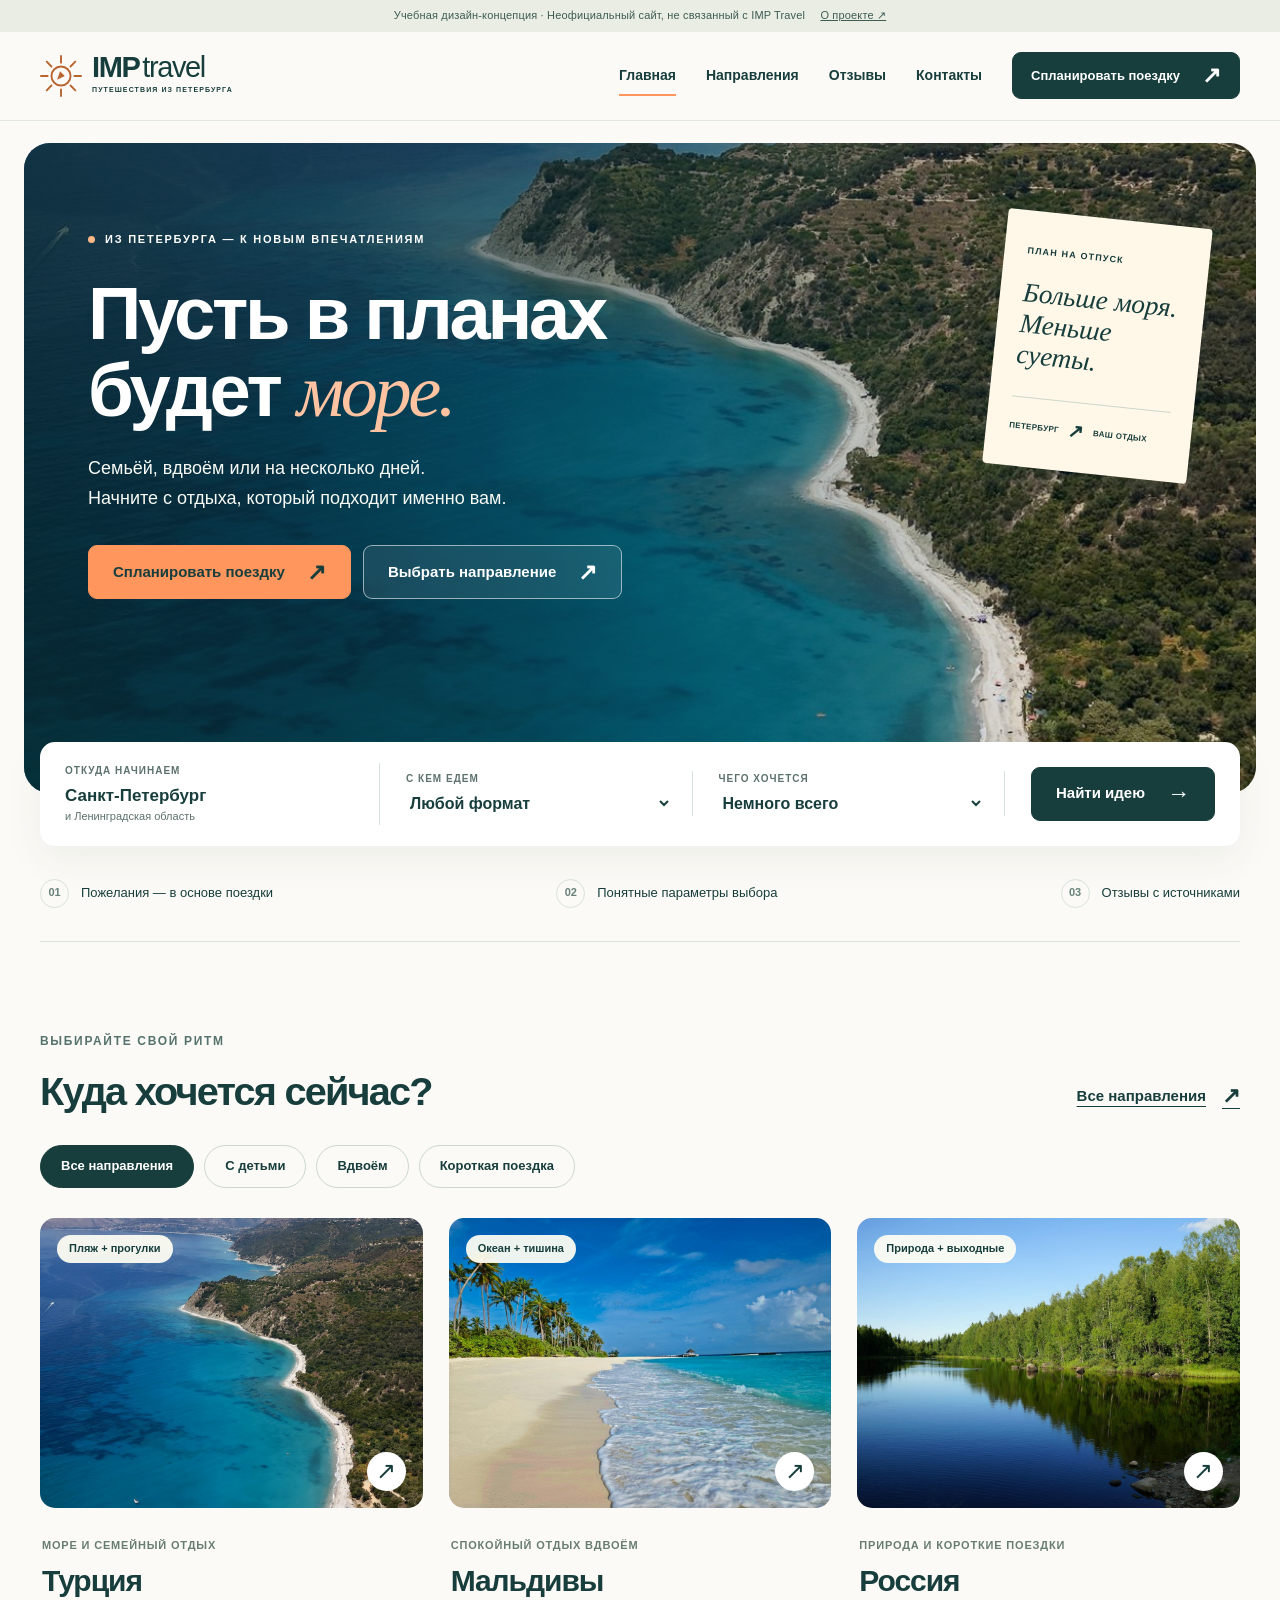
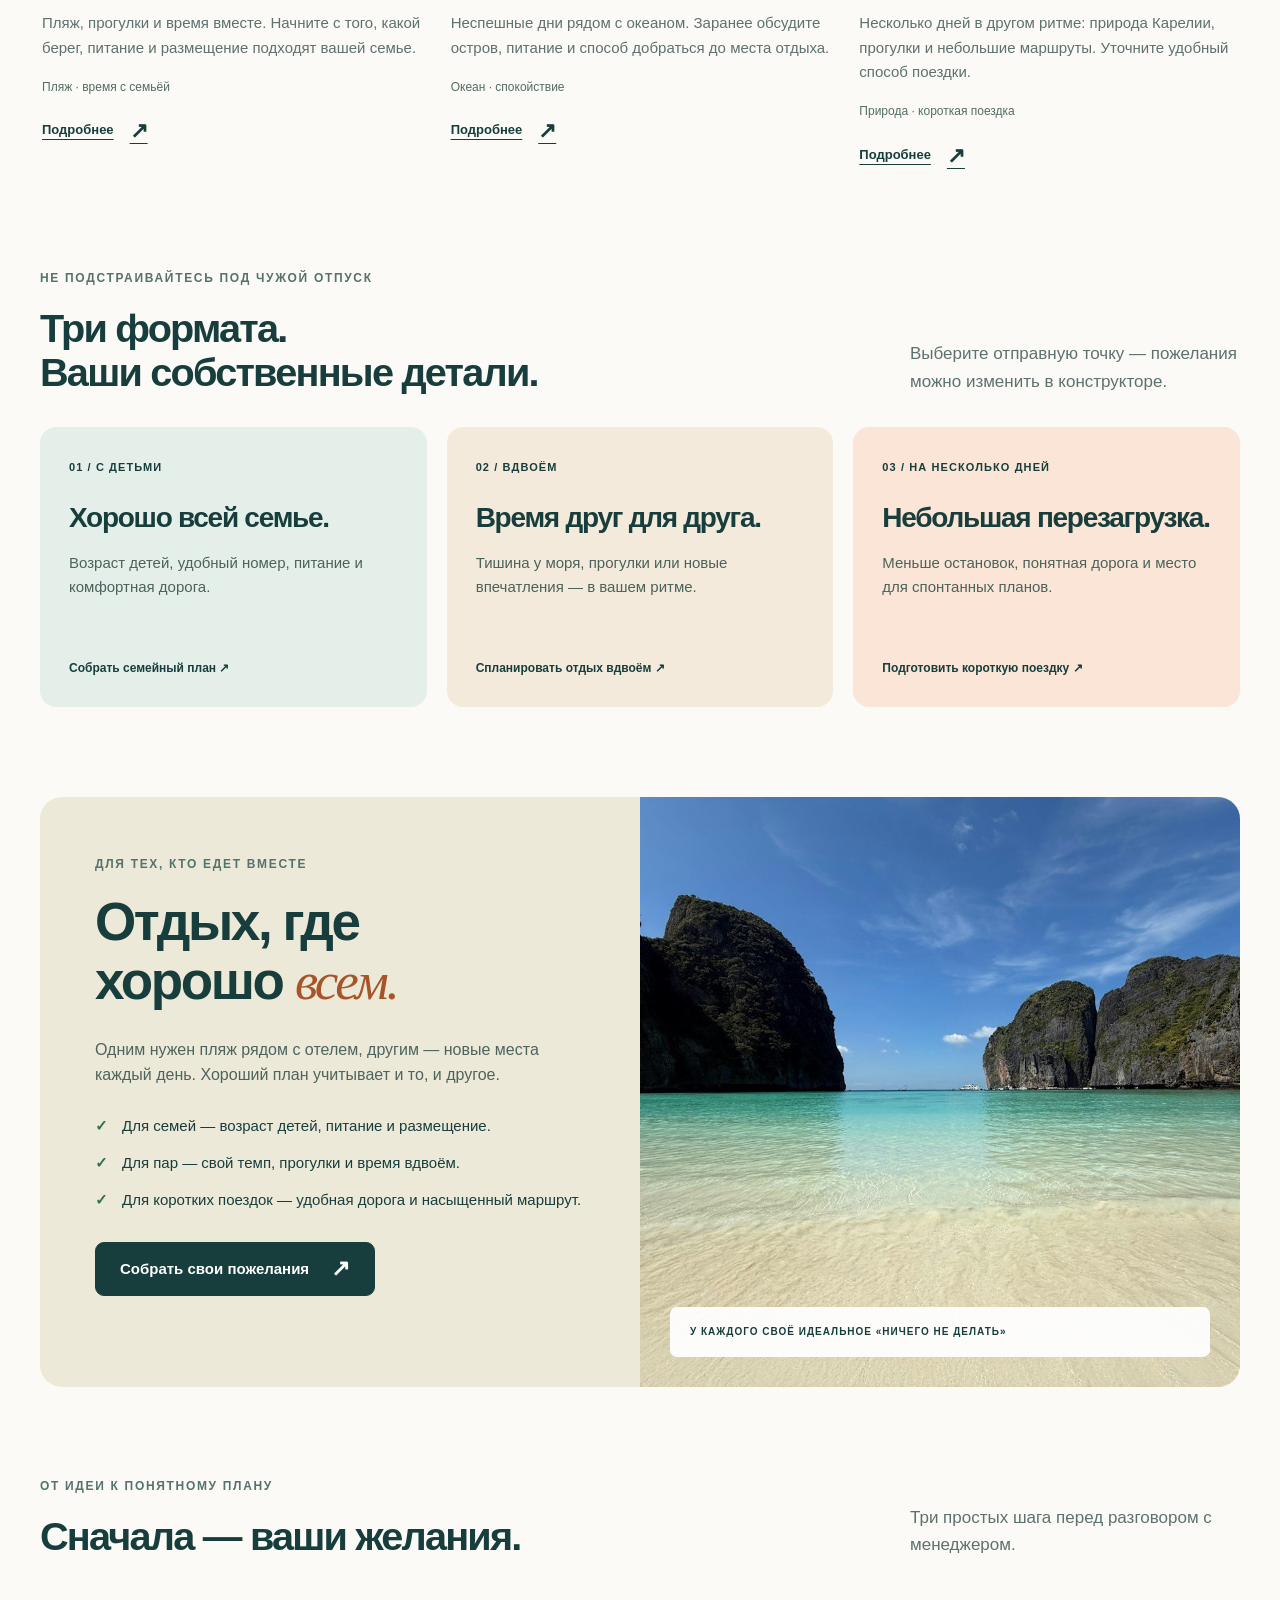
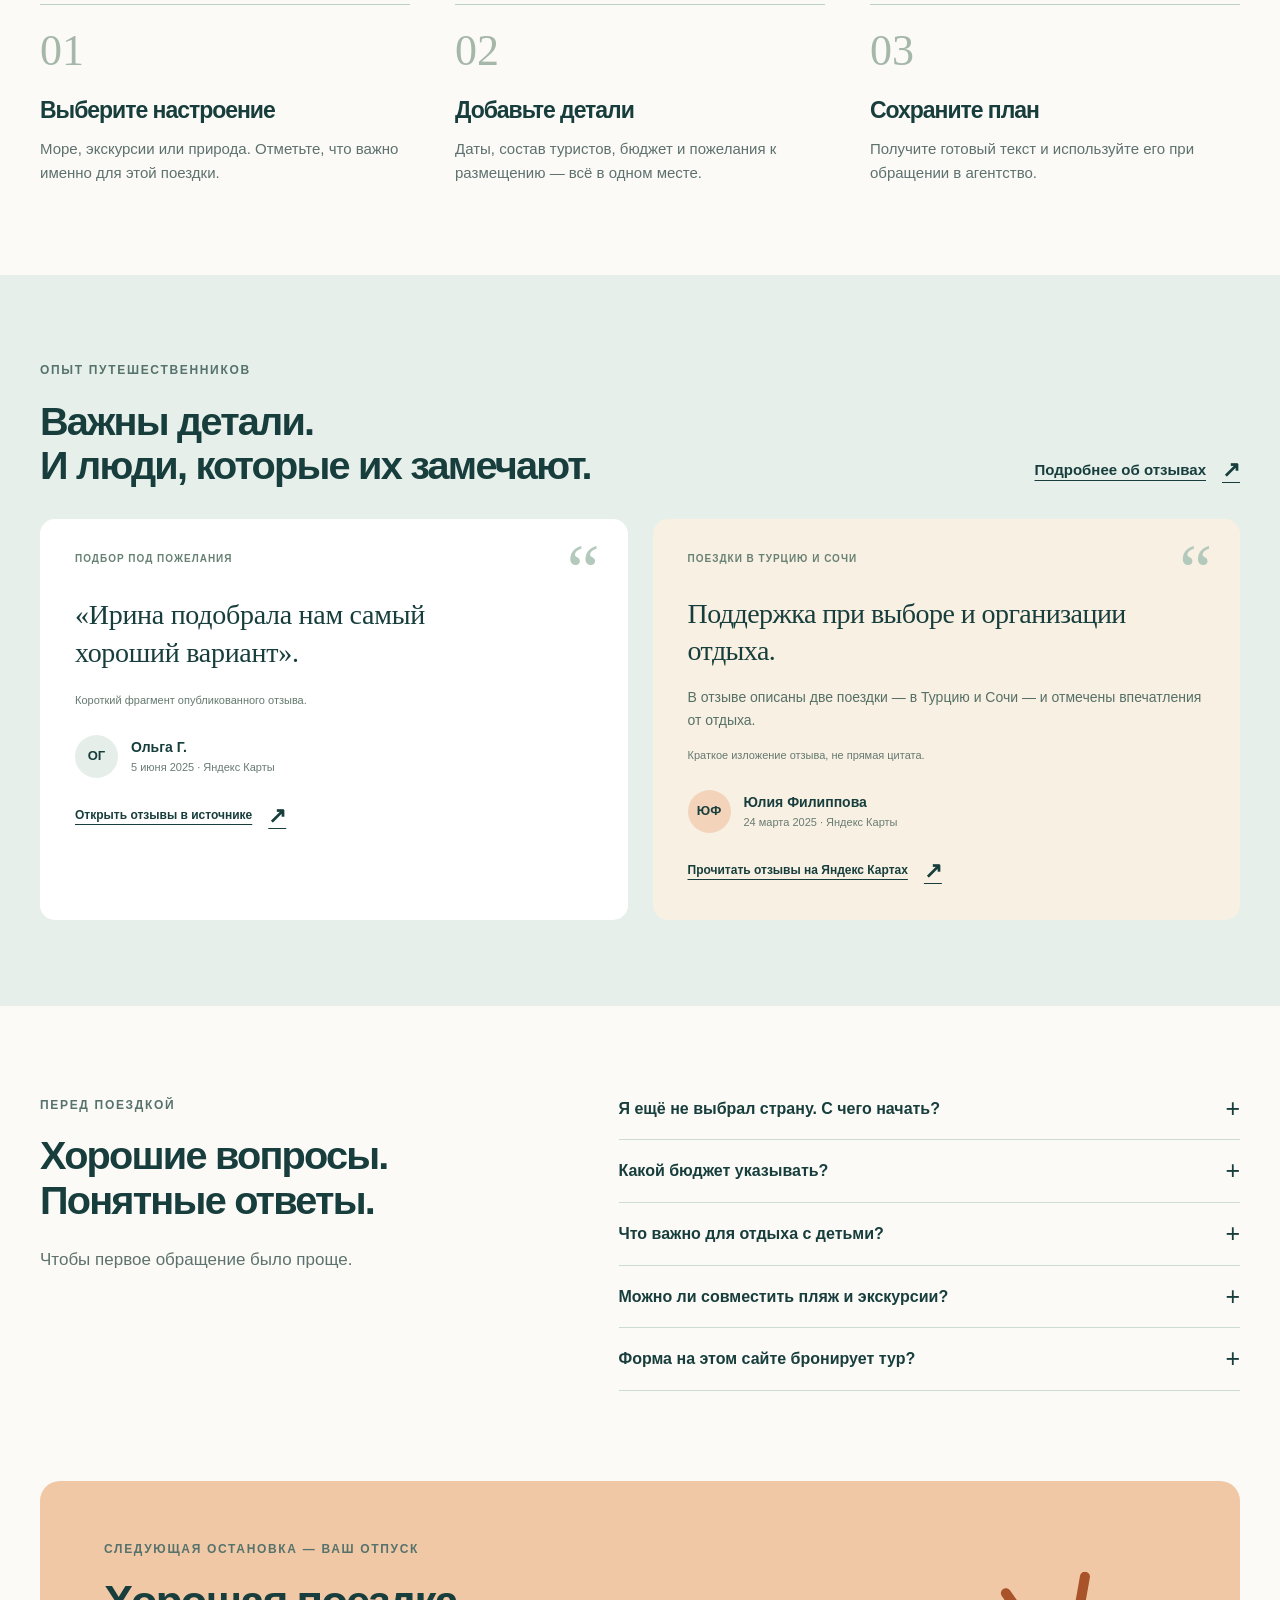
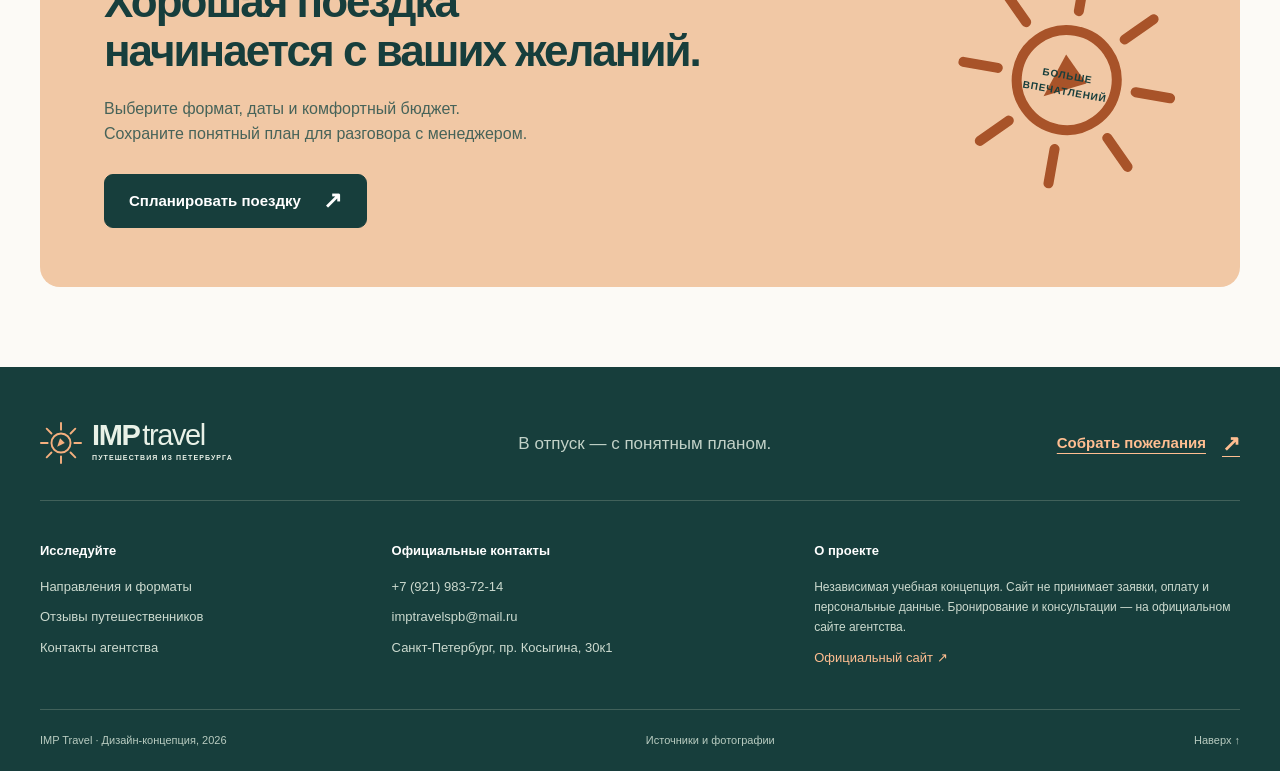
<file: index.html>
<!doctype html><html lang="ru"><head><meta charset="utf-8"><meta name="viewport" content="width=device-width,initial-scale=1"><title>Отдых начинается с ваших желаний | IMP Travel</title><meta name="description" content="Море, экскурсии и короткие поездки для семей и пар из Санкт-Петербурга. Направления, отзывы и конструктор пожеланий к отдыху."><link rel="canonical" href="https://wowsilver.github.io/"><meta property="og:type" content="website"><meta property="og:url" content="https://wowsilver.github.io/"><meta property="og:image" content="https://wowsilver.github.io/assets/coast.jpg"><meta name="theme-color" content="#173e3c"><link rel="icon" href="assets/favicon.svg" type="image/svg+xml"><link rel="stylesheet" href="assets/style.css"><link rel="stylesheet" href="assets/details.css"><script src="assets/destinations.js" defer></script><script src="assets/app.js" defer></script></head><body id="top"><a class="skip" href="#main">Перейти к содержанию</a>
<div class="project-note">Учебная дизайн-концепция · Неофициальный сайт, не связанный с IMP Travel <a href="sources.html">О проекте <span aria-hidden="true">↗</span></a></div>
<header class="header"><div class="nav-wrap"><a class="logo" href="index.html" aria-label="IMP Travel — главная"><svg viewBox="0 0 44 44" fill="none" aria-hidden="true"><circle cx="22" cy="22" r="10" stroke="currentColor" stroke-width="2"/><path d="M22 1v7m0 28v7M1 22h7m28 0h7M7 7l5 5m20 20 5 5M7 37l5-5M32 12l5-5" stroke="currentColor" stroke-width="2" stroke-linecap="round"/><path d="m18 26 3-9 5 5-8 4Z" fill="currentColor"/></svg><span>IMP<span class="logo-light">travel</span><small>ПУТЕШЕСТВИЯ ИЗ ПЕТЕРБУРГА</small></span></a>
<button class="menu-toggle" aria-expanded="false" aria-controls="navigation" aria-label="Открыть меню"><span></span><span></span></button>
<nav id="navigation" class="nav" aria-label="Основная навигация"><a href="index.html" aria-current="page">Главная</a><a href="destinations.html">Направления</a><a href="reviews.html">Отзывы</a><a href="contacts.html">Контакты</a><a class="button button-small nav-cta" href="planner.html">Спланировать поездку <span aria-hidden="true">↗</span></a></nav></div></header><main id="main"><section class="hero container-wide"><img class="hero-photo" src="assets/coast.jpg" alt="Море и горы у бухты Олюдениз, Турция" width="2000" height="1333" fetchpriority="high"><div class="hero-shade"></div><div class="hero-copy"><span class="hero-eyebrow"><i></i> ИЗ ПЕТЕРБУРГА — К НОВЫМ ВПЕЧАТЛЕНИЯМ</span><h1>Пусть в планах<br> будет <em>море.</em></h1><p>Семьёй, вдвоём или на несколько дней.<br> Начните с отдыха, который подходит именно вам.</p><div class="hero-actions"><a class="button button-orange" href="planner.html">Спланировать поездку <span aria-hidden="true">↗</span></a><a class="button button-glass" href="destinations.html">Выбрать направление <span aria-hidden="true">↗</span></a></div></div><div class="hero-location"><span class="location-dot"></span> Олюдениз, Турция</div><div class="hero-postcard"><span>ПЛАН НА ОТПУСК</span><strong>Больше моря.<br> Меньше суеты.</strong><span class="postcard-line">ПЕТЕРБУРГ <span>↗</span> ВАШ ОТДЫХ</span></div></section>
<section class="quick-wrap container" aria-label="Быстрый выбор формата"><form class="quick-form" action="destinations.html" method="get"><label><span>ОТКУДА НАЧИНАЕМ</span><strong>Санкт-Петербург</strong><small>и Ленинградская область</small></label><label for="quick-format"><span>С КЕМ ЕДЕМ</span><select id="quick-format" name="format"><option value="all">Любой формат</option><option value="family">С детьми</option><option value="couple">Вдвоём</option><option value="short">На несколько дней</option></select></label><label for="quick-interest"><span>ЧЕГО ХОЧЕТСЯ</span><select id="quick-interest" name="interest"><option value="all">Немного всего</option><option value="sea">Моря и пляжа</option><option value="culture">Прогулок и впечатлений</option><option value="nature">Природы и тишины</option></select></label><button class="button" type="submit">Найти идею <span aria-hidden="true">→</span></button></form></section>
<div class="promise-strip container"><span><b>01</b> Пожелания — в основе поездки</span><span><b>02</b> Понятные параметры выбора</span><span><b>03</b> Отзывы с источниками</span></div>
<section class="section container" data-filter-group><div class="section-heading"><div><span class="eyebrow">ВЫБИРАЙТЕ СВОЙ РИТМ</span><h2>Куда хочется сейчас?</h2></div><a class="text-link" href="destinations.html">Все направления <span aria-hidden="true">↗</span></a></div><div class="filters" role="group" aria-label="Формат отдыха"><button type="button" class="filter active" data-filter="all" aria-pressed="true">Все направления</button><button type="button" class="filter" data-filter="family" aria-pressed="false">С детьми</button><button type="button" class="filter" data-filter="couple" aria-pressed="false">Вдвоём</button><button type="button" class="filter" data-filter="short" aria-pressed="false">Короткая поездка</button></div><div class="destination-grid"><article class="destination-card" data-destination="turkey" data-formats="family couple"><a class="card-photo" href="turkey.html" aria-label="Подробнее о направлении: Турция"><img src="assets/coast.jpg" alt="Бирюзовая бухта Олюдениз в Турции" width="800" height="600" loading="lazy"><span class="photo-tag">Пляж + прогулки</span><span class="circle-arrow"><span aria-hidden="true">↗</span></span></a><div class="card-body"><span class="card-kicker">Море и семейный отдых</span><h3><a href="turkey.html">Турция</a></h3><p>Пляж, прогулки и время вместе. Начните с того, какой берег, питание и размещение подходят вашей семье.</p><div class="card-facts"><span>Пляж · время с семьёй</span></div><div class="card-actions"><a class="text-link" href="turkey.html">Подробнее <span aria-hidden="true">↗</span></a></div></div></article><article class="destination-card" data-destination="maldives" data-formats="couple"><a class="card-photo" href="maldives.html" aria-label="Подробнее о направлении: Мальдивы"><img src="assets/maldives.jpg" alt="Пальмы и светлый пляж на Мальдивах" width="800" height="600" loading="lazy"><span class="photo-tag">Океан + тишина</span><span class="circle-arrow"><span aria-hidden="true">↗</span></span></a><div class="card-body"><span class="card-kicker">Спокойный отдых вдвоём</span><h3><a href="maldives.html">Мальдивы</a></h3><p>Неспешные дни рядом с океаном. Заранее обсудите остров, питание и способ добраться до места отдыха.</p><div class="card-facts"><span>Океан · спокойствие</span></div><div class="card-actions"><a class="text-link" href="maldives.html">Подробнее <span aria-hidden="true">↗</span></a></div></div></article><article class="destination-card" data-destination="russia" data-formats="family couple short"><a class="card-photo" href="russia.html" aria-label="Подробнее о направлении: Россия"><img src="assets/karelia.jpg" alt="Скалы, лес и озеро в Карелии" width="800" height="600" loading="lazy"><span class="photo-tag">Природа + выходные</span><span class="circle-arrow"><span aria-hidden="true">↗</span></span></a><div class="card-body"><span class="card-kicker">Природа и короткие поездки</span><h3><a href="russia.html">Россия</a></h3><p>Несколько дней в другом ритме: природа Карелии, прогулки и небольшие маршруты. Уточните удобный способ поездки.</p><div class="card-facts"><span>Природа · короткая поездка</span></div><div class="card-actions"><a class="text-link" href="russia.html">Подробнее <span aria-hidden="true">↗</span></a></div></div></article></div><p class="filter-status sr-only" role="status" aria-live="polite"></p></section>
<section class="section container format-section"><div class="section-heading"><div><span class="eyebrow">НЕ ПОДСТРАИВАЙТЕСЬ ПОД ЧУЖОЙ ОТПУСК</span><h2>Три формата.<br>Ваши собственные детали.</h2></div><p>Выберите отправную точку — пожелания можно изменить в конструкторе.</p></div><div class="format-grid">
<a class="format-card" href="planner.html?format=family"><span class="format-number">01 / С ДЕТЬМИ</span><h3>Хорошо всей семье.</h3><p>Возраст детей, удобный номер, питание и комфортная дорога.</p><span class="format-link">Собрать семейный план ↗</span></a>
<a class="format-card" href="planner.html?format=couple"><span class="format-number">02 / ВДВОЁМ</span><h3>Время друг для друга.</h3><p>Тишина у моря, прогулки или новые впечатления — в вашем ритме.</p><span class="format-link">Спланировать отдых вдвоём ↗</span></a>
<a class="format-card" href="planner.html?format=short"><span class="format-number">03 / НА НЕСКОЛЬКО ДНЕЙ</span><h3>Небольшая перезагрузка.</h3><p>Меньше остановок, понятная дорога и место для спонтанных планов.</p><span class="format-link">Подготовить короткую поездку ↗</span></a>
</div></section><section class="audience-section container"><div class="audience-copy"><span class="eyebrow">ДЛЯ ТЕХ, КТО ЕДЕТ ВМЕСТЕ</span><h2>Отдых, где<br> хорошо <em>всем.</em></h2><p>Одним нужен пляж рядом с отелем, другим — новые места каждый день. Хороший план учитывает и то, и другое.</p><ul class="check-list"><li>Для семей — возраст детей, питание и размещение.</li><li>Для пар — свой темп, прогулки и время вдвоём.</li><li>Для коротких поездок — удобная дорога и насыщенный маршрут.</li></ul><a class="button" href="planner.html">Собрать свои пожелания <span aria-hidden="true">↗</span></a></div><div class="audience-photo"><img src="assets/thailand.jpg" alt="Тихий пляж в окружении скал в Таиланде" width="1000" height="1200" loading="lazy"><div class="photo-caption">У КАЖДОГО СВОЁ ИДЕАЛЬНОЕ «НИЧЕГО НЕ ДЕЛАТЬ»</div></div></section>
<section class="section container"><div class="section-heading"><div><span class="eyebrow">ОТ ИДЕИ К ПОНЯТНОМУ ПЛАНУ</span><h2>Сначала — ваши желания.</h2></div><p>Три простых шага перед разговором с менеджером.</p></div><ol class="steps"><li><span>01</span><h3>Выберите настроение</h3><p>Море, экскурсии или природа. Отметьте, что важно именно для этой поездки.</p></li><li><span>02</span><h3>Добавьте детали</h3><p>Даты, состав туристов, бюджет и пожелания к размещению — всё в одном месте.</p></li><li><span>03</span><h3>Сохраните план</h3><p>Получите готовый текст и используйте его при обращении в агентство.</p></li></ol></section>
<section class="reviews-section"><div class="container"><div class="section-heading"><div><span class="eyebrow">ОПЫТ ПУТЕШЕСТВЕННИКОВ</span><h2>Важны детали.<br> И люди, которые их замечают.</h2></div><a class="text-link" href="reviews.html">Подробнее об отзывах <span aria-hidden="true">↗</span></a></div><div class="reviews-grid"><article class="review-card"><span class="quote-mark" aria-hidden="true">“</span><span class="review-topic">ПОДБОР ПОД ПОЖЕЛАНИЯ</span><blockquote>«Ирина подобрала нам самый хороший вариант».</blockquote><p class="review-note">Короткий фрагмент опубликованного отзыва.</p><div class="review-author"><span class="avatar">ОГ</span><div><strong>Ольга Г.</strong><span>5 июня 2025 · Яндекс Карты</span></div></div><a class="text-link" href="https://yandex.ru/maps/org/imp_travel/139849014525/reviews/" target="_blank" rel="noopener noreferrer">Открыть отзывы в источнике <span aria-hidden="true">↗</span></a></article>
<article class="review-card review-sand"><span class="quote-mark" aria-hidden="true">“</span><span class="review-topic">ПОЕЗДКИ В ТУРЦИЮ И СОЧИ</span><h3 class="review-summary">Поддержка при выборе и организации отдыха.</h3><p>В отзыве описаны две поездки — в Турцию и Сочи — и отмечены впечатления от отдыха.</p><p class="review-note">Краткое изложение отзыва, не прямая цитата.</p><div class="review-author"><span class="avatar peach">ЮФ</span><div><strong>Юлия Филиппова</strong><span>24 марта 2025 · Яндекс Карты</span></div></div><a class="text-link" href="https://yandex.ru/maps/org/imp_travel/139849014525/reviews/" target="_blank" rel="noopener noreferrer">Прочитать отзывы на Яндекс Картах <span aria-hidden="true">↗</span></a></article></div></div></section>
<section class="section container faq-section"><div><span class="eyebrow">ПЕРЕД ПОЕЗДКОЙ</span><h2>Хорошие вопросы.<br> Понятные ответы.</h2><p>Чтобы первое обращение было проще.</p></div><div class="faq"><details><summary>Я ещё не выбрал страну. С чего начать?<span aria-hidden="true">+</span></summary><p>Начните с формата отдыха: море, прогулки по городу или природа. Затем укажите состав поездки, желаемые даты и бюджет. В конструкторе можно выбрать «Пока не определился».</p></details><details><summary>Какой бюджет указывать?<span aria-hidden="true">+</span></summary><p>Сумму на одного человека за всю поездку. Отдельно отметьте, нужен ли перелёт, трансфер и питание. Итоговую стоимость и состав услуг необходимо уточнять у агентства на выбранные даты.</p></details><details><summary>Что важно для отдыха с детьми?<span aria-hidden="true">+</span></summary><p>Возраст детей, размещение, питание, вход в море и продолжительность дороги. Эти пожелания можно включить в план, чтобы обсудить их вместе, а не возвращаться к каждому вопросу отдельно.</p></details><details><summary>Можно ли совместить пляж и экскурсии?<span aria-hidden="true">+</span></summary><p>Да, эти пожелания можно указать одновременно. Для комфортного плана полезно определить, сколько дней хочется отдыхать у моря, а сколько — проводить в поездках и на прогулках.</p></details><details><summary>Форма на этом сайте бронирует тур?<span aria-hidden="true">+</span></summary><p>Нет. Конструктор собирает пожелания только в вашем браузере. Он не отправляет заявку и не бронирует услуги. Готовый текст можно скачать и использовать при обращении на официальный сайт агентства.</p></details></div></section><section class="cta-section container"><div><span class="eyebrow">СЛЕДУЮЩАЯ ОСТАНОВКА — ВАШ ОТПУСК</span><h2>Хорошая поездка<br> начинается с ваших желаний.</h2><p>Выберите формат, даты и комфортный бюджет.<br> Сохраните понятный план для разговора с менеджером.</p><a class="button" href="planner.html">Спланировать поездку <span aria-hidden="true">↗</span></a></div><div class="sun-stamp" aria-hidden="true"><svg viewBox="0 0 44 44" fill="none" aria-hidden="true"><circle cx="22" cy="22" r="10" stroke="currentColor" stroke-width="2"/><path d="M22 1v7m0 28v7M1 22h7m28 0h7M7 7l5 5m20 20 5 5M7 37l5-5M32 12l5-5" stroke="currentColor" stroke-width="2" stroke-linecap="round"/><path d="m18 26 3-9 5 5-8 4Z" fill="currentColor"/></svg><span>БОЛЬШЕ<br> ВПЕЧАТЛЕНИЙ</span></div></section></main><footer class="footer"><div class="container"><div class="footer-top"><a class="logo" href="index.html"><svg viewBox="0 0 44 44" fill="none" aria-hidden="true"><circle cx="22" cy="22" r="10" stroke="currentColor" stroke-width="2"/><path d="M22 1v7m0 28v7M1 22h7m28 0h7M7 7l5 5m20 20 5 5M7 37l5-5M32 12l5-5" stroke="currentColor" stroke-width="2" stroke-linecap="round"/><path d="m18 26 3-9 5 5-8 4Z" fill="currentColor"/></svg><span>IMP<span class="logo-light">travel</span><small>ПУТЕШЕСТВИЯ ИЗ ПЕТЕРБУРГА</small></span></a><p>В отпуск — с понятным планом.</p><a class="text-link" href="planner.html">Собрать пожелания <span aria-hidden="true">↗</span></a></div>
<div class="footer-links"><div><strong>Исследуйте</strong><a href="destinations.html">Направления и форматы</a><a href="reviews.html">Отзывы путешественников</a><a href="contacts.html">Контакты агентства</a></div><div><strong>Официальные контакты</strong><a href="tel:+79219837214">+7 (921) 983-72-14</a><a href="mailto:imptravelspb@mail.ru">imptravelspb@mail.ru</a><span>Санкт-Петербург, пр. Косыгина, 30к1</span></div><div class="footer-disclosure"><strong>О проекте</strong><p>Независимая учебная концепция. Сайт не принимает заявки, оплату и персональные данные. Бронирование и консультации — на официальном сайте агентства.</p><a href="https://imptravelspb.ru/" target="_blank" rel="noopener noreferrer">Официальный сайт <span aria-hidden="true">↗</span></a></div></div>
<div class="footer-bottom"><span>IMP Travel · Дизайн-концепция, 2026</span><a href="sources.html">Источники и фотографии</a><a href="#top">Наверх ↑</a></div></div></footer><div class="toast" role="status" aria-live="polite"></div></body></html>
</file>
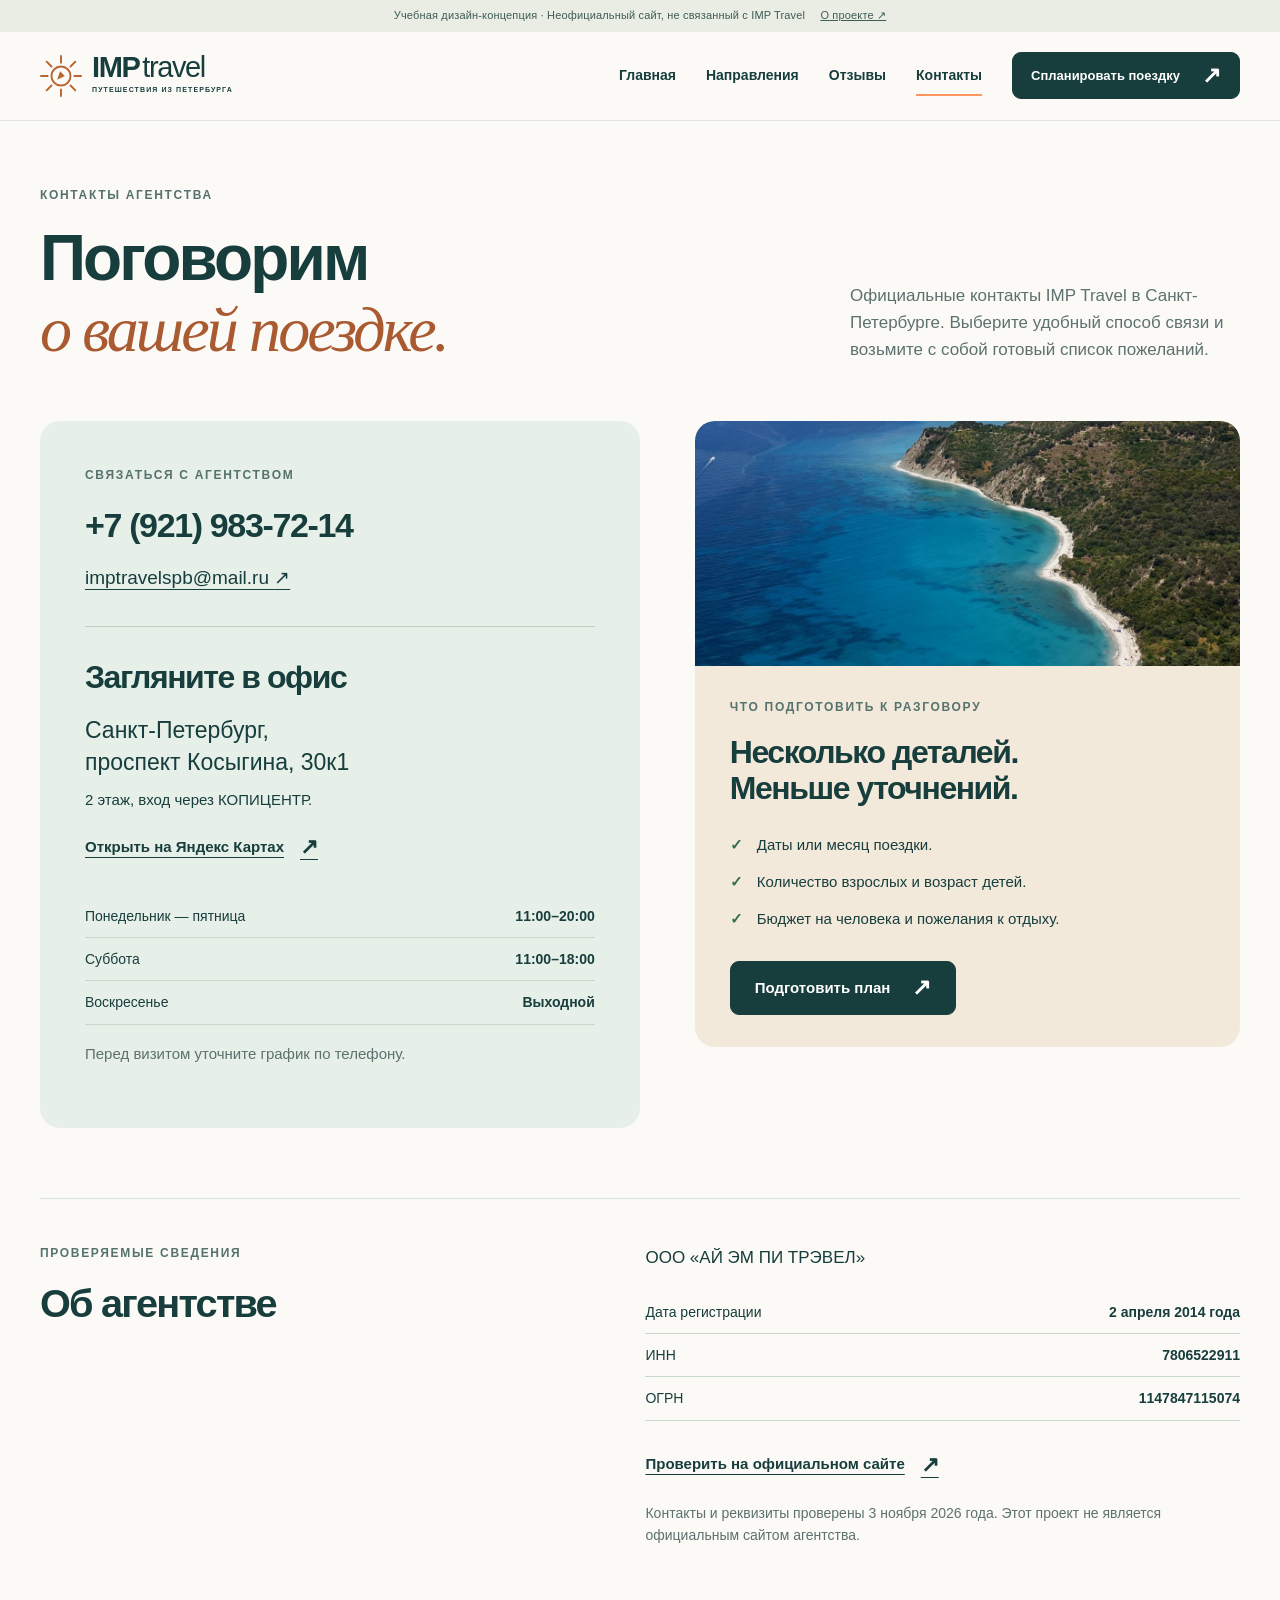
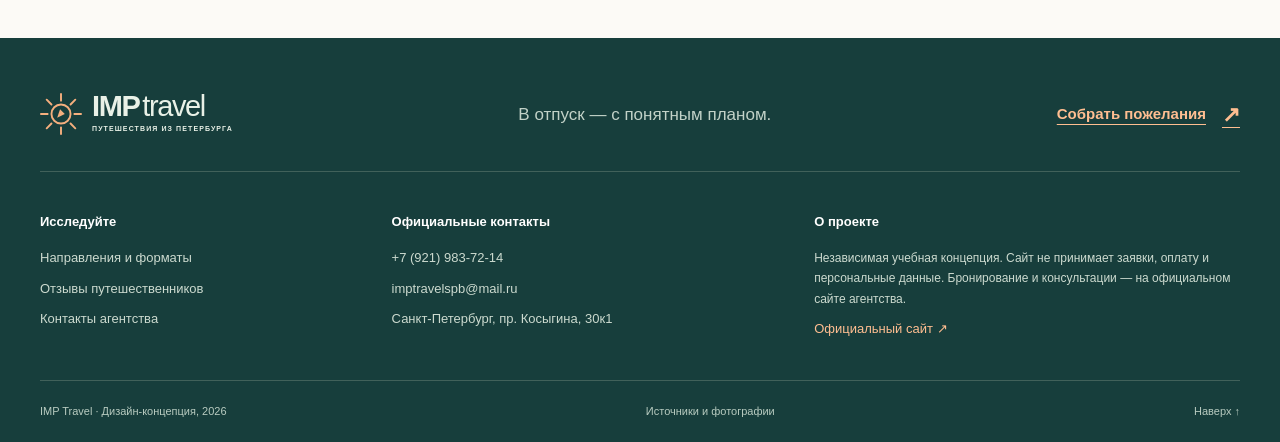
<file: contacts.html>
<!doctype html><html lang="ru"><head><meta charset="utf-8"><meta name="viewport" content="width=device-width,initial-scale=1"><title>Контакты IMP Travel в Санкт-Петербурге | IMP Travel</title><meta name="description" content="Телефон, электронная почта, адрес и часы работы IMP Travel по официальному сайту агентства. Подготовка к первому обращению."><link rel="canonical" href="https://wowsilver.github.io/contacts.html"><meta property="og:type" content="website"><meta property="og:url" content="https://wowsilver.github.io/contacts.html"><meta property="og:image" content="https://wowsilver.github.io/assets/coast.jpg"><meta name="theme-color" content="#173e3c"><link rel="icon" href="assets/favicon.svg" type="image/svg+xml"><link rel="stylesheet" href="assets/style.css"><link rel="stylesheet" href="assets/details.css"><script src="assets/destinations.js" defer></script><script src="assets/app.js" defer></script></head><body id="top"><a class="skip" href="#main">Перейти к содержанию</a>
<div class="project-note">Учебная дизайн-концепция · Неофициальный сайт, не связанный с IMP Travel <a href="sources.html">О проекте <span aria-hidden="true">↗</span></a></div>
<header class="header"><div class="nav-wrap"><a class="logo" href="index.html" aria-label="IMP Travel — главная"><svg viewBox="0 0 44 44" fill="none" aria-hidden="true"><circle cx="22" cy="22" r="10" stroke="currentColor" stroke-width="2"/><path d="M22 1v7m0 28v7M1 22h7m28 0h7M7 7l5 5m20 20 5 5M7 37l5-5M32 12l5-5" stroke="currentColor" stroke-width="2" stroke-linecap="round"/><path d="m18 26 3-9 5 5-8 4Z" fill="currentColor"/></svg><span>IMP<span class="logo-light">travel</span><small>ПУТЕШЕСТВИЯ ИЗ ПЕТЕРБУРГА</small></span></a>
<button class="menu-toggle" aria-expanded="false" aria-controls="navigation" aria-label="Открыть меню"><span></span><span></span></button>
<nav id="navigation" class="nav" aria-label="Основная навигация"><a href="index.html">Главная</a><a href="destinations.html">Направления</a><a href="reviews.html">Отзывы</a><a href="contacts.html" aria-current="page">Контакты</a><a class="button button-small nav-cta" href="planner.html">Спланировать поездку <span aria-hidden="true">↗</span></a></nav></div></header><main id="main"><section class="page-intro container"><div><span class="eyebrow">КОНТАКТЫ АГЕНТСТВА</span><h1>Поговорим<br> <em>о вашей поездке.</em></h1></div><p>Официальные контакты IMP Travel в Санкт-Петербурге. Выберите удобный способ связи и возьмите с собой готовый список пожеланий.</p></section><section class="contact-layout container"><div class="contact-main"><span class="eyebrow">СВЯЗАТЬСЯ С АГЕНТСТВОМ</span><a class="contact-phone" href="tel:+79219837214">+7 (921) 983-72-14</a><a class="contact-email" href="mailto:imptravelspb@mail.ru">imptravelspb@mail.ru <span aria-hidden="true">↗</span></a><div class="contact-divider"></div><h2>Загляните в офис</h2><p class="address">Санкт-Петербург,<br> проспект Косыгина, 30к1</p><p>2 этаж, вход через КОПИЦЕНТР.</p><a class="text-link" href="https://yandex.ru/maps/org/imp_travel/139849014525/" target="_blank" rel="noopener noreferrer">Открыть на Яндекс Картах <span aria-hidden="true">↗</span></a><dl class="hours"><div><dt>Понедельник — пятница</dt><dd>11:00–20:00</dd></div><div><dt>Суббота</dt><dd>11:00–18:00</dd></div><div><dt>Воскресенье</dt><dd>Выходной</dd></div></dl><p class="small muted">Перед визитом уточните график по телефону.</p></div><aside class="contact-aside"><div class="contact-image"><img src="assets/coast.jpg" alt="Бухта у моря как идея будущего отпуска" width="900" height="600" loading="lazy"></div><div><span class="eyebrow">ЧТО ПОДГОТОВИТЬ К РАЗГОВОРУ</span><h2>Несколько деталей.<br> Меньше уточнений.</h2><ul class="check-list"><li>Даты или месяц поездки.</li><li>Количество взрослых и возраст детей.</li><li>Бюджет на человека и пожелания к отдыху.</li></ul><a class="button" href="planner.html">Подготовить план <span aria-hidden="true">↗</span></a></div></aside></section><section class="company-info container"><div><span class="eyebrow">ПРОВЕРЯЕМЫЕ СВЕДЕНИЯ</span><h2>Об агентстве</h2></div><div><p>ООО «АЙ ЭМ ПИ ТРЭВЕЛ»</p><dl><div><dt>Дата регистрации</dt><dd>2 апреля 2014 года</dd></div><div><dt>ИНН</dt><dd>7806522911</dd></div><div><dt>ОГРН</dt><dd>1147847115074</dd></div></dl><a class="text-link" href="https://imptravelspb.ru/o-kompanii/kontakty" target="_blank" rel="noopener noreferrer">Проверить на официальном сайте <span aria-hidden="true">↗</span></a><p class="small muted">Контакты и реквизиты проверены 3 ноября 2026 года. Этот проект не является официальным сайтом агентства.</p></div></section></main><footer class="footer"><div class="container"><div class="footer-top"><a class="logo" href="index.html"><svg viewBox="0 0 44 44" fill="none" aria-hidden="true"><circle cx="22" cy="22" r="10" stroke="currentColor" stroke-width="2"/><path d="M22 1v7m0 28v7M1 22h7m28 0h7M7 7l5 5m20 20 5 5M7 37l5-5M32 12l5-5" stroke="currentColor" stroke-width="2" stroke-linecap="round"/><path d="m18 26 3-9 5 5-8 4Z" fill="currentColor"/></svg><span>IMP<span class="logo-light">travel</span><small>ПУТЕШЕСТВИЯ ИЗ ПЕТЕРБУРГА</small></span></a><p>В отпуск — с понятным планом.</p><a class="text-link" href="planner.html">Собрать пожелания <span aria-hidden="true">↗</span></a></div>
<div class="footer-links"><div><strong>Исследуйте</strong><a href="destinations.html">Направления и форматы</a><a href="reviews.html">Отзывы путешественников</a><a href="contacts.html">Контакты агентства</a></div><div><strong>Официальные контакты</strong><a href="tel:+79219837214">+7 (921) 983-72-14</a><a href="mailto:imptravelspb@mail.ru">imptravelspb@mail.ru</a><span>Санкт-Петербург, пр. Косыгина, 30к1</span></div><div class="footer-disclosure"><strong>О проекте</strong><p>Независимая учебная концепция. Сайт не принимает заявки, оплату и персональные данные. Бронирование и консультации — на официальном сайте агентства.</p><a href="https://imptravelspb.ru/" target="_blank" rel="noopener noreferrer">Официальный сайт <span aria-hidden="true">↗</span></a></div></div>
<div class="footer-bottom"><span>IMP Travel · Дизайн-концепция, 2026</span><a href="sources.html">Источники и фотографии</a><a href="#top">Наверх ↑</a></div></div></footer><div class="toast" role="status" aria-live="polite"></div></body></html>
</file>
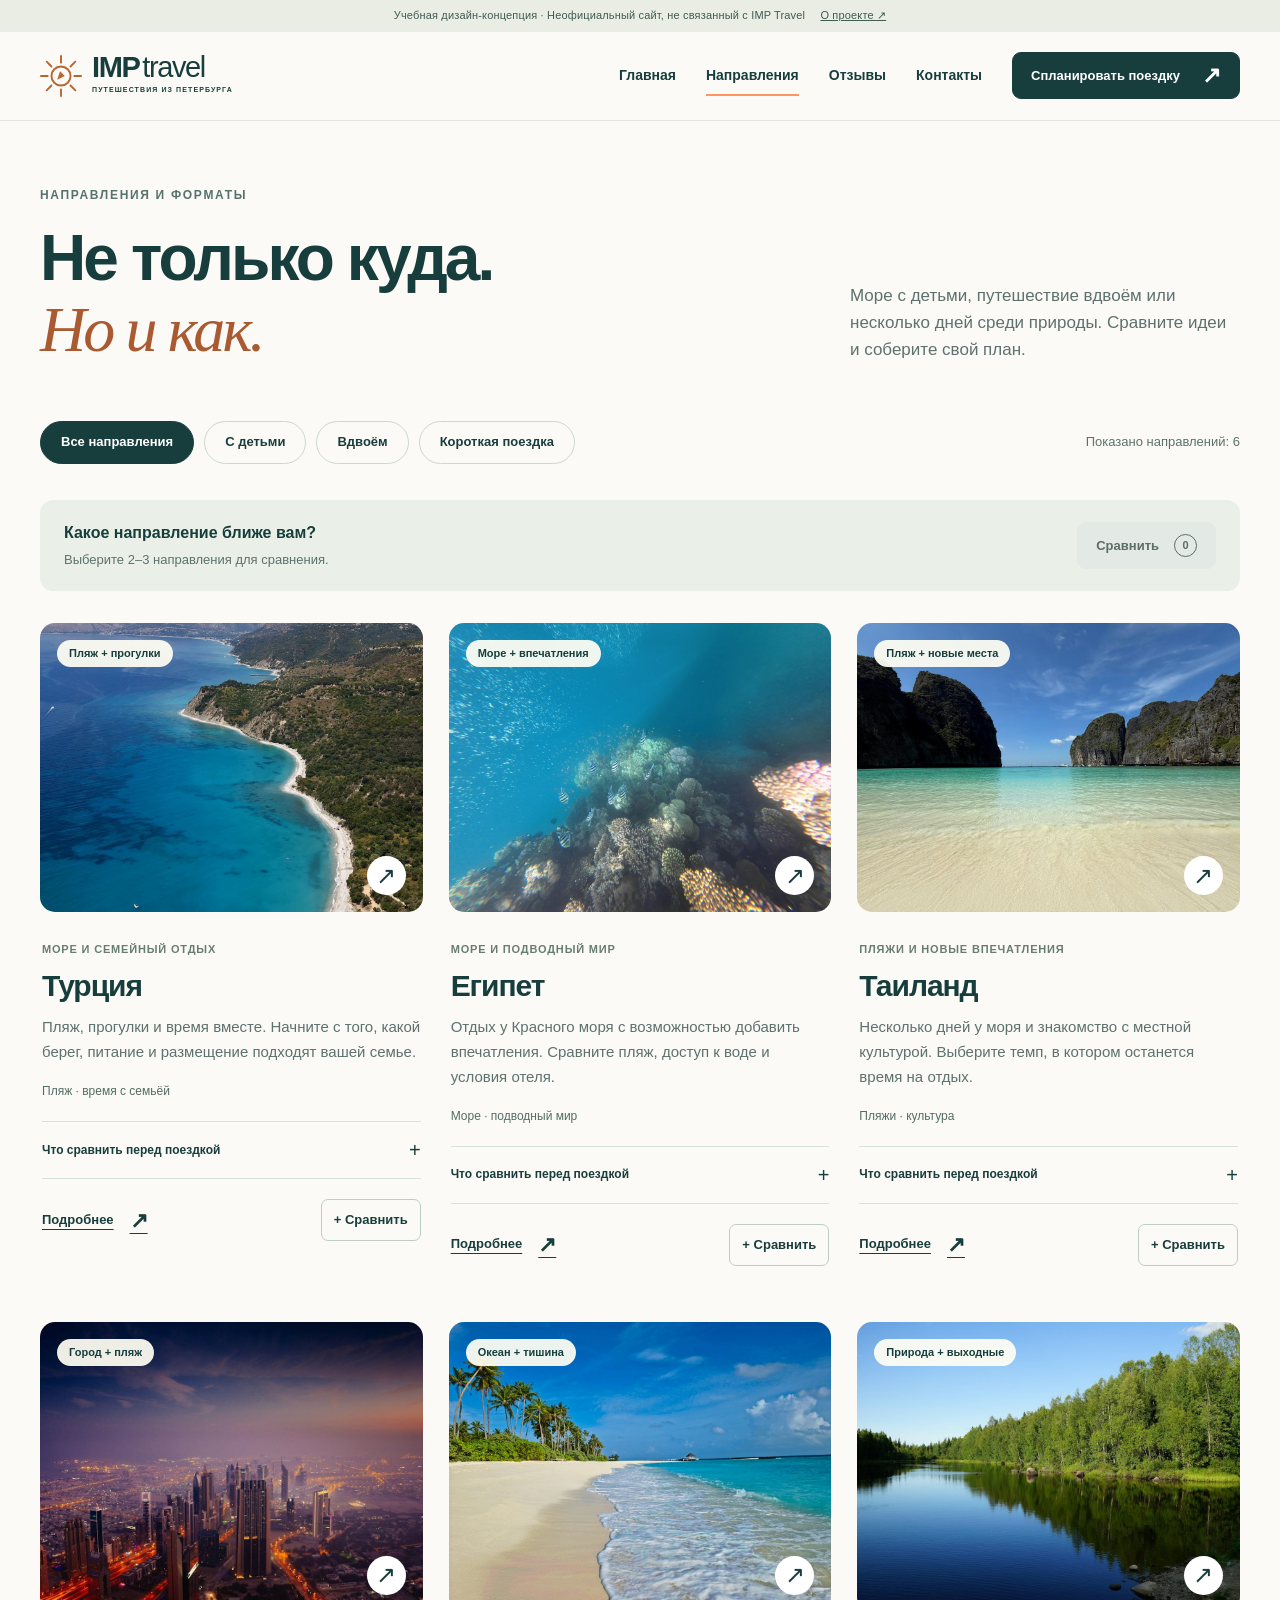
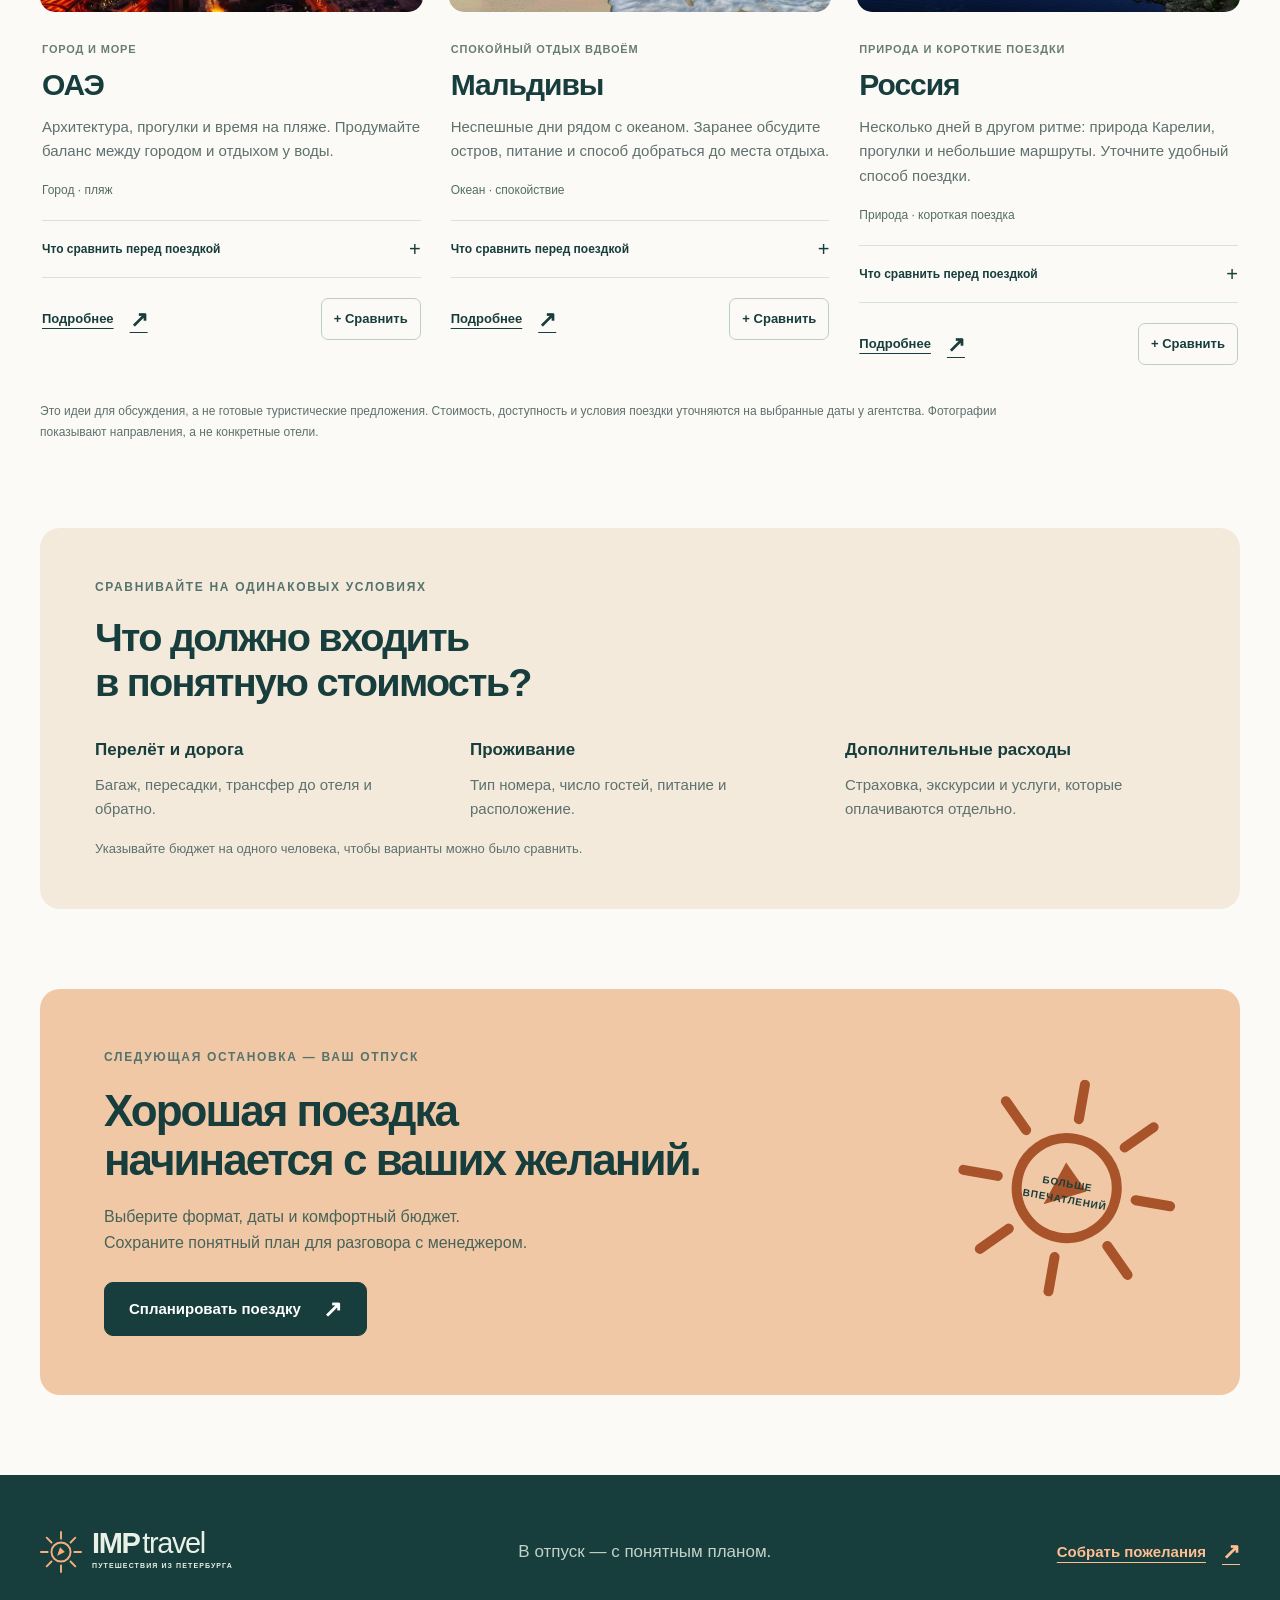
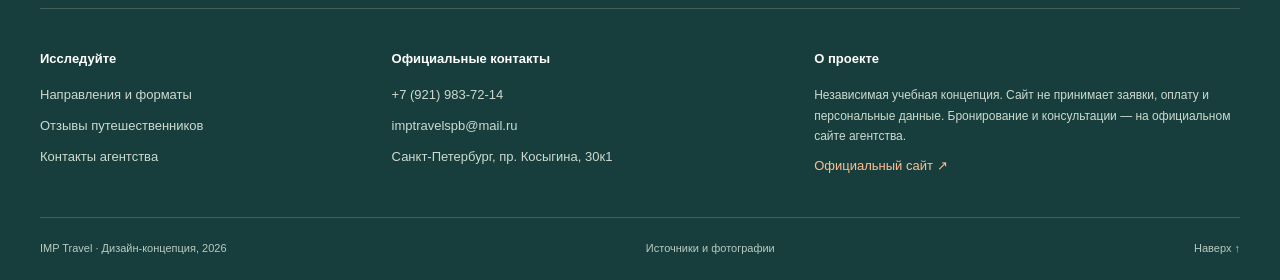
<file: destinations.html>
<!doctype html><html lang="ru"><head><meta charset="utf-8"><meta name="viewport" content="width=device-width,initial-scale=1"><title>Направления под ваш формат отдыха | IMP Travel</title><meta name="description" content="Шесть направлений для семей, пар и коротких поездок. Фильтры по формату, вопросы для выбора и переход к плану путешествия."><link rel="canonical" href="https://wowsilver.github.io/destinations.html"><meta property="og:type" content="website"><meta property="og:url" content="https://wowsilver.github.io/destinations.html"><meta property="og:image" content="https://wowsilver.github.io/assets/coast.jpg"><meta name="theme-color" content="#173e3c"><link rel="icon" href="assets/favicon.svg" type="image/svg+xml"><link rel="stylesheet" href="assets/style.css"><link rel="stylesheet" href="assets/details.css"><script src="assets/destinations.js" defer></script><script src="assets/app.js" defer></script></head><body id="top"><a class="skip" href="#main">Перейти к содержанию</a>
<div class="project-note">Учебная дизайн-концепция · Неофициальный сайт, не связанный с IMP Travel <a href="sources.html">О проекте <span aria-hidden="true">↗</span></a></div>
<header class="header"><div class="nav-wrap"><a class="logo" href="index.html" aria-label="IMP Travel — главная"><svg viewBox="0 0 44 44" fill="none" aria-hidden="true"><circle cx="22" cy="22" r="10" stroke="currentColor" stroke-width="2"/><path d="M22 1v7m0 28v7M1 22h7m28 0h7M7 7l5 5m20 20 5 5M7 37l5-5M32 12l5-5" stroke="currentColor" stroke-width="2" stroke-linecap="round"/><path d="m18 26 3-9 5 5-8 4Z" fill="currentColor"/></svg><span>IMP<span class="logo-light">travel</span><small>ПУТЕШЕСТВИЯ ИЗ ПЕТЕРБУРГА</small></span></a>
<button class="menu-toggle" aria-expanded="false" aria-controls="navigation" aria-label="Открыть меню"><span></span><span></span></button>
<nav id="navigation" class="nav" aria-label="Основная навигация"><a href="index.html">Главная</a><a href="destinations.html" aria-current="page">Направления</a><a href="reviews.html">Отзывы</a><a href="contacts.html">Контакты</a><a class="button button-small nav-cta" href="planner.html">Спланировать поездку <span aria-hidden="true">↗</span></a></nav></div></header><main id="main"><section class="page-intro container"><div><span class="eyebrow">НАПРАВЛЕНИЯ И ФОРМАТЫ</span><h1>Не только куда.<br> <em>Но и как.</em></h1></div><p>Море с детьми, путешествие вдвоём или несколько дней среди природы. Сравните идеи и соберите свой план.</p></section><section class="container section-topless" data-filter-group><div class="catalog-toolbar"><div class="filters" role="group" aria-label="Формат отдыха"><button type="button" class="filter active" data-filter="all" aria-pressed="true">Все направления</button><button type="button" class="filter" data-filter="family" aria-pressed="false">С детьми</button><button type="button" class="filter" data-filter="couple" aria-pressed="false">Вдвоём</button><button type="button" class="filter" data-filter="short" aria-pressed="false">Короткая поездка</button></div><span class="catalog-count" role="status" aria-live="polite">6 направлений</span></div><div class="interest-note" hidden></div><div class="compare-toolbar" id="compare-toolbar"><div><strong>Какое направление ближе вам?</strong><span id="compare-status" role="status" aria-live="polite">Выберите 2–3 направления для сравнения.</span></div><div class="compare-tools"><button class="button button-small" type="button" id="show-comparison" disabled>Сравнить <span id="compare-count">0</span></button><button class="text-button" type="button" id="clear-comparison" hidden>Очистить</button></div></div><div class="destination-grid full-catalog"><article class="destination-card" data-destination="turkey" data-formats="family couple"><a class="card-photo" href="turkey.html" aria-label="Подробнее о направлении: Турция"><img src="assets/coast.jpg" alt="Бирюзовая бухта Олюдениз в Турции" width="800" height="600" loading="lazy"><span class="photo-tag">Пляж + прогулки</span><span class="circle-arrow"><span aria-hidden="true">↗</span></span></a><div class="card-body"><span class="card-kicker">Море и семейный отдых</span><h3><a href="turkey.html">Турция</a></h3><p>Пляж, прогулки и время вместе. Начните с того, какой берег, питание и размещение подходят вашей семье.</p><div class="card-facts"><span>Пляж · время с семьёй</span></div><details class="card-details"><summary>Что сравнить перед поездкой <span aria-hidden="true">+</span></summary><ul><li>Возраст детей и удобный вход в море</li><li>Семейный номер или два отдельных</li><li>Питание, трансфер и спокойствие района</li></ul></details><div class="card-actions"><a class="text-link" href="turkey.html">Подробнее <span aria-hidden="true">↗</span></a><button type="button" class="compare-toggle" data-compare="turkey" aria-pressed="false" aria-label="Добавить в сравнение: Турция"><span aria-hidden="true">+</span> Сравнить</button></div></div></article><article class="destination-card" data-destination="egypt" data-formats="family couple"><a class="card-photo" href="egypt.html" aria-label="Подробнее о направлении: Египет"><img src="assets/egypt.jpg" alt="Коралловый риф в Красном море" width="800" height="600" loading="lazy"><span class="photo-tag">Море + впечатления</span><span class="circle-arrow"><span aria-hidden="true">↗</span></span></a><div class="card-body"><span class="card-kicker">Море и подводный мир</span><h3><a href="egypt.html">Египет</a></h3><p>Отдых у Красного моря с возможностью добавить впечатления. Сравните пляж, доступ к воде и условия отеля.</p><div class="card-facts"><span>Море · подводный мир</span></div><details class="card-details"><summary>Что сравнить перед поездкой <span aria-hidden="true">+</span></summary><ul><li>Песчаный вход или понтон</li><li>Подогрев бассейна в выбранные даты</li><li>Питание и условия для детей</li></ul></details><div class="card-actions"><a class="text-link" href="egypt.html">Подробнее <span aria-hidden="true">↗</span></a><button type="button" class="compare-toggle" data-compare="egypt" aria-pressed="false" aria-label="Добавить в сравнение: Египет"><span aria-hidden="true">+</span> Сравнить</button></div></div></article><article class="destination-card" data-destination="thailand" data-formats="couple"><a class="card-photo" href="thailand.html" aria-label="Подробнее о направлении: Таиланд"><img src="assets/thailand.jpg" alt="Светлый пляж и известняковые скалы в Таиланде" width="800" height="600" loading="lazy"><span class="photo-tag">Пляж + новые места</span><span class="circle-arrow"><span aria-hidden="true">↗</span></span></a><div class="card-body"><span class="card-kicker">Пляжи и новые впечатления</span><h3><a href="thailand.html">Таиланд</a></h3><p>Несколько дней у моря и знакомство с местной культурой. Выберите темп, в котором останется время на отдых.</p><div class="card-facts"><span>Пляжи · культура</span></div><details class="card-details"><summary>Что сравнить перед поездкой <span aria-hidden="true">+</span></summary><ul><li>Один курорт или несколько остановок</li><li>Тихий район или прогулки рядом с отелем</li><li>Продолжительность переездов</li></ul></details><div class="card-actions"><a class="text-link" href="thailand.html">Подробнее <span aria-hidden="true">↗</span></a><button type="button" class="compare-toggle" data-compare="thailand" aria-pressed="false" aria-label="Добавить в сравнение: Таиланд"><span aria-hidden="true">+</span> Сравнить</button></div></div></article><article class="destination-card" data-destination="uae" data-formats="couple short"><a class="card-photo" href="uae.html" aria-label="Подробнее о направлении: ОАЭ"><img src="assets/dubai.jpg" alt="Панорама Дубая в лучах низкого солнца" width="800" height="600" loading="lazy"><span class="photo-tag">Город + пляж</span><span class="circle-arrow"><span aria-hidden="true">↗</span></span></a><div class="card-body"><span class="card-kicker">Город и море</span><h3><a href="uae.html">ОАЭ</a></h3><p>Архитектура, прогулки и время на пляже. Продумайте баланс между городом и отдыхом у воды.</p><div class="card-facts"><span>Город · пляж</span></div><details class="card-details"><summary>Что сравнить перед поездкой <span aria-hidden="true">+</span></summary><ul><li>Городской отель или размещение у пляжа</li><li>Питание и дополнительные расходы</li><li>Маршрут прогулок и расстояния</li></ul></details><div class="card-actions"><a class="text-link" href="uae.html">Подробнее <span aria-hidden="true">↗</span></a><button type="button" class="compare-toggle" data-compare="uae" aria-pressed="false" aria-label="Добавить в сравнение: ОАЭ"><span aria-hidden="true">+</span> Сравнить</button></div></div></article><article class="destination-card" data-destination="maldives" data-formats="couple"><a class="card-photo" href="maldives.html" aria-label="Подробнее о направлении: Мальдивы"><img src="assets/maldives.jpg" alt="Пальмы и светлый пляж на Мальдивах" width="800" height="600" loading="lazy"><span class="photo-tag">Океан + тишина</span><span class="circle-arrow"><span aria-hidden="true">↗</span></span></a><div class="card-body"><span class="card-kicker">Спокойный отдых вдвоём</span><h3><a href="maldives.html">Мальдивы</a></h3><p>Неспешные дни рядом с океаном. Заранее обсудите остров, питание и способ добраться до места отдыха.</p><div class="card-facts"><span>Океан · спокойствие</span></div><details class="card-details"><summary>Что сравнить перед поездкой <span aria-hidden="true">+</span></summary><ul><li>Формат острова и размещения</li><li>Тип трансфера и время ожидания</li><li>Какие услуги включены в стоимость</li></ul></details><div class="card-actions"><a class="text-link" href="maldives.html">Подробнее <span aria-hidden="true">↗</span></a><button type="button" class="compare-toggle" data-compare="maldives" aria-pressed="false" aria-label="Добавить в сравнение: Мальдивы"><span aria-hidden="true">+</span> Сравнить</button></div></div></article><article class="destination-card" data-destination="russia" data-formats="family couple short"><a class="card-photo" href="russia.html" aria-label="Подробнее о направлении: Россия"><img src="assets/karelia.jpg" alt="Скалы, лес и озеро в Карелии" width="800" height="600" loading="lazy"><span class="photo-tag">Природа + выходные</span><span class="circle-arrow"><span aria-hidden="true">↗</span></span></a><div class="card-body"><span class="card-kicker">Природа и короткие поездки</span><h3><a href="russia.html">Россия</a></h3><p>Несколько дней в другом ритме: природа Карелии, прогулки и небольшие маршруты. Уточните удобный способ поездки.</p><div class="card-facts"><span>Природа · короткая поездка</span></div><details class="card-details"><summary>Что сравнить перед поездкой <span aria-hidden="true">+</span></summary><ul><li>Сколько дней есть на путешествие</li><li>Транспорт и продолжительность дороги</li><li>Нужны ли экскурсии и активные маршруты</li></ul></details><div class="card-actions"><a class="text-link" href="russia.html">Подробнее <span aria-hidden="true">↗</span></a><button type="button" class="compare-toggle" data-compare="russia" aria-pressed="false" aria-label="Добавить в сравнение: Россия"><span aria-hidden="true">+</span> Сравнить</button></div></div></article></div><div class="empty-state" hidden><h2>Для этого сочетания пока нет карточек</h2><p>Измените формат или опишите свою идею в конструкторе.</p><a class="button" href="planner.html">Собрать пожелания <span aria-hidden="true">↗</span></a></div><p class="catalog-footnote">Это идеи для обсуждения, а не готовые туристические предложения. Стоимость, доступность и условия поездки уточняются на выбранные даты у агентства. Фотографии показывают направления, а не конкретные отели.</p></section><section class="container comparison-section" id="comparison" hidden aria-labelledby="comparison-title"><div class="section-heading"><div><span class="eyebrow">СРАВНИТЬ ИДЕИ, А НЕ ТОЛЬКО ФОТОГРАФИИ</span><h2 id="comparison-title" tabindex="-1">Что подходит вам?</h2></div><a class="text-link" href="#compare-toolbar">Изменить выбор ↑</a></div><div class="comparison-scroll" tabindex="0" role="region" aria-label="Таблица сравнения направлений"><table class="comparison-table" id="comparison-table"></table></div><p class="catalog-footnote">Сравнение помогает сформулировать пожелания. Условия конкретной поездки зависят от выбранного размещения, маршрута и дат.</p></section><section class="budget-section container"><span class="eyebrow">СРАВНИВАЙТЕ НА ОДИНАКОВЫХ УСЛОВИЯХ</span><h2>Что должно входить<br> в понятную стоимость?</h2><div class="budget-grid"><div><b>Перелёт и дорога</b><p>Багаж, пересадки, трансфер до отеля и обратно.</p></div><div><b>Проживание</b><p>Тип номера, число гостей, питание и расположение.</p></div><div><b>Дополнительные расходы</b><p>Страховка, экскурсии и услуги, которые оплачиваются отдельно.</p></div></div><p class="muted">Указывайте бюджет на одного человека, чтобы варианты можно было сравнить.</p></section><section class="cta-section container"><div><span class="eyebrow">СЛЕДУЮЩАЯ ОСТАНОВКА — ВАШ ОТПУСК</span><h2>Хорошая поездка<br> начинается с ваших желаний.</h2><p>Выберите формат, даты и комфортный бюджет.<br> Сохраните понятный план для разговора с менеджером.</p><a class="button" href="planner.html">Спланировать поездку <span aria-hidden="true">↗</span></a></div><div class="sun-stamp" aria-hidden="true"><svg viewBox="0 0 44 44" fill="none" aria-hidden="true"><circle cx="22" cy="22" r="10" stroke="currentColor" stroke-width="2"/><path d="M22 1v7m0 28v7M1 22h7m28 0h7M7 7l5 5m20 20 5 5M7 37l5-5M32 12l5-5" stroke="currentColor" stroke-width="2" stroke-linecap="round"/><path d="m18 26 3-9 5 5-8 4Z" fill="currentColor"/></svg><span>БОЛЬШЕ<br> ВПЕЧАТЛЕНИЙ</span></div></section></main><footer class="footer"><div class="container"><div class="footer-top"><a class="logo" href="index.html"><svg viewBox="0 0 44 44" fill="none" aria-hidden="true"><circle cx="22" cy="22" r="10" stroke="currentColor" stroke-width="2"/><path d="M22 1v7m0 28v7M1 22h7m28 0h7M7 7l5 5m20 20 5 5M7 37l5-5M32 12l5-5" stroke="currentColor" stroke-width="2" stroke-linecap="round"/><path d="m18 26 3-9 5 5-8 4Z" fill="currentColor"/></svg><span>IMP<span class="logo-light">travel</span><small>ПУТЕШЕСТВИЯ ИЗ ПЕТЕРБУРГА</small></span></a><p>В отпуск — с понятным планом.</p><a class="text-link" href="planner.html">Собрать пожелания <span aria-hidden="true">↗</span></a></div>
<div class="footer-links"><div><strong>Исследуйте</strong><a href="destinations.html">Направления и форматы</a><a href="reviews.html">Отзывы путешественников</a><a href="contacts.html">Контакты агентства</a></div><div><strong>Официальные контакты</strong><a href="tel:+79219837214">+7 (921) 983-72-14</a><a href="mailto:imptravelspb@mail.ru">imptravelspb@mail.ru</a><span>Санкт-Петербург, пр. Косыгина, 30к1</span></div><div class="footer-disclosure"><strong>О проекте</strong><p>Независимая учебная концепция. Сайт не принимает заявки, оплату и персональные данные. Бронирование и консультации — на официальном сайте агентства.</p><a href="https://imptravelspb.ru/" target="_blank" rel="noopener noreferrer">Официальный сайт <span aria-hidden="true">↗</span></a></div></div>
<div class="footer-bottom"><span>IMP Travel · Дизайн-концепция, 2026</span><a href="sources.html">Источники и фотографии</a><a href="#top">Наверх ↑</a></div></div></footer><div class="toast" role="status" aria-live="polite"></div></body></html>
</file>
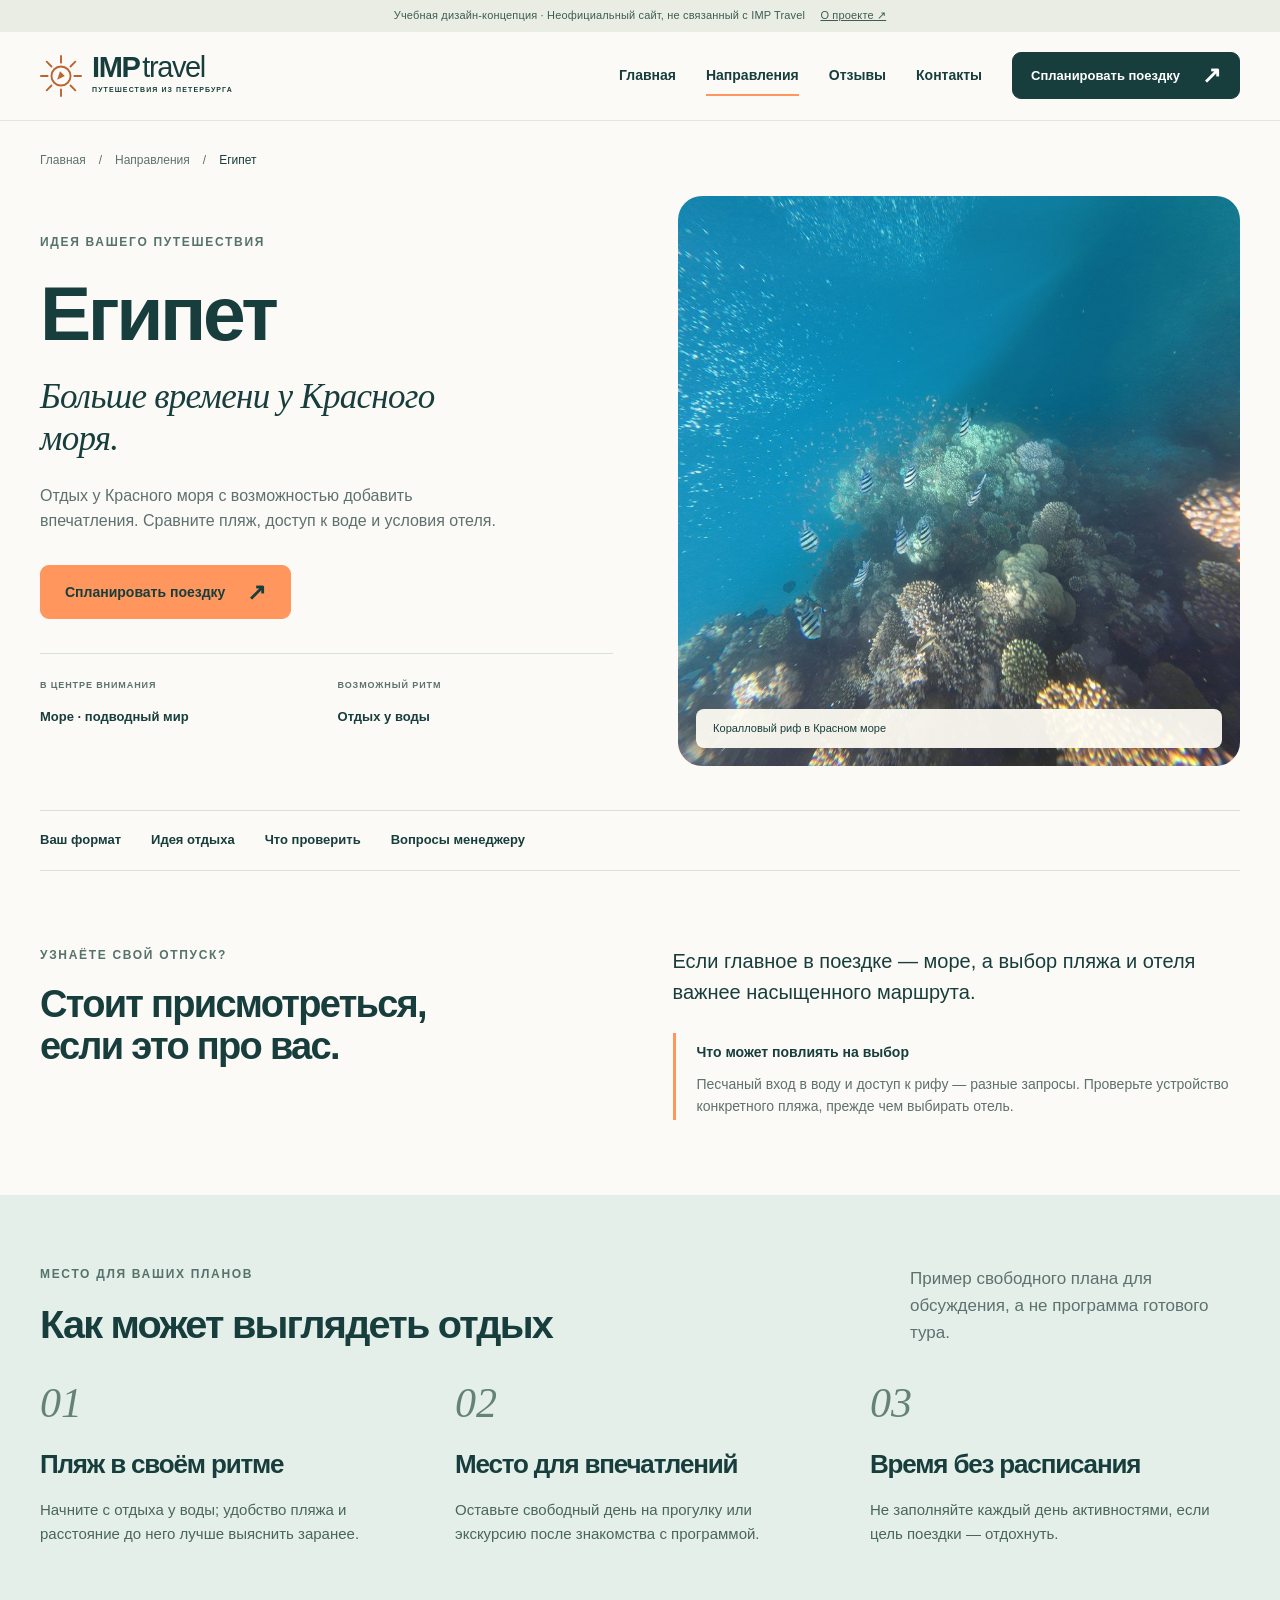
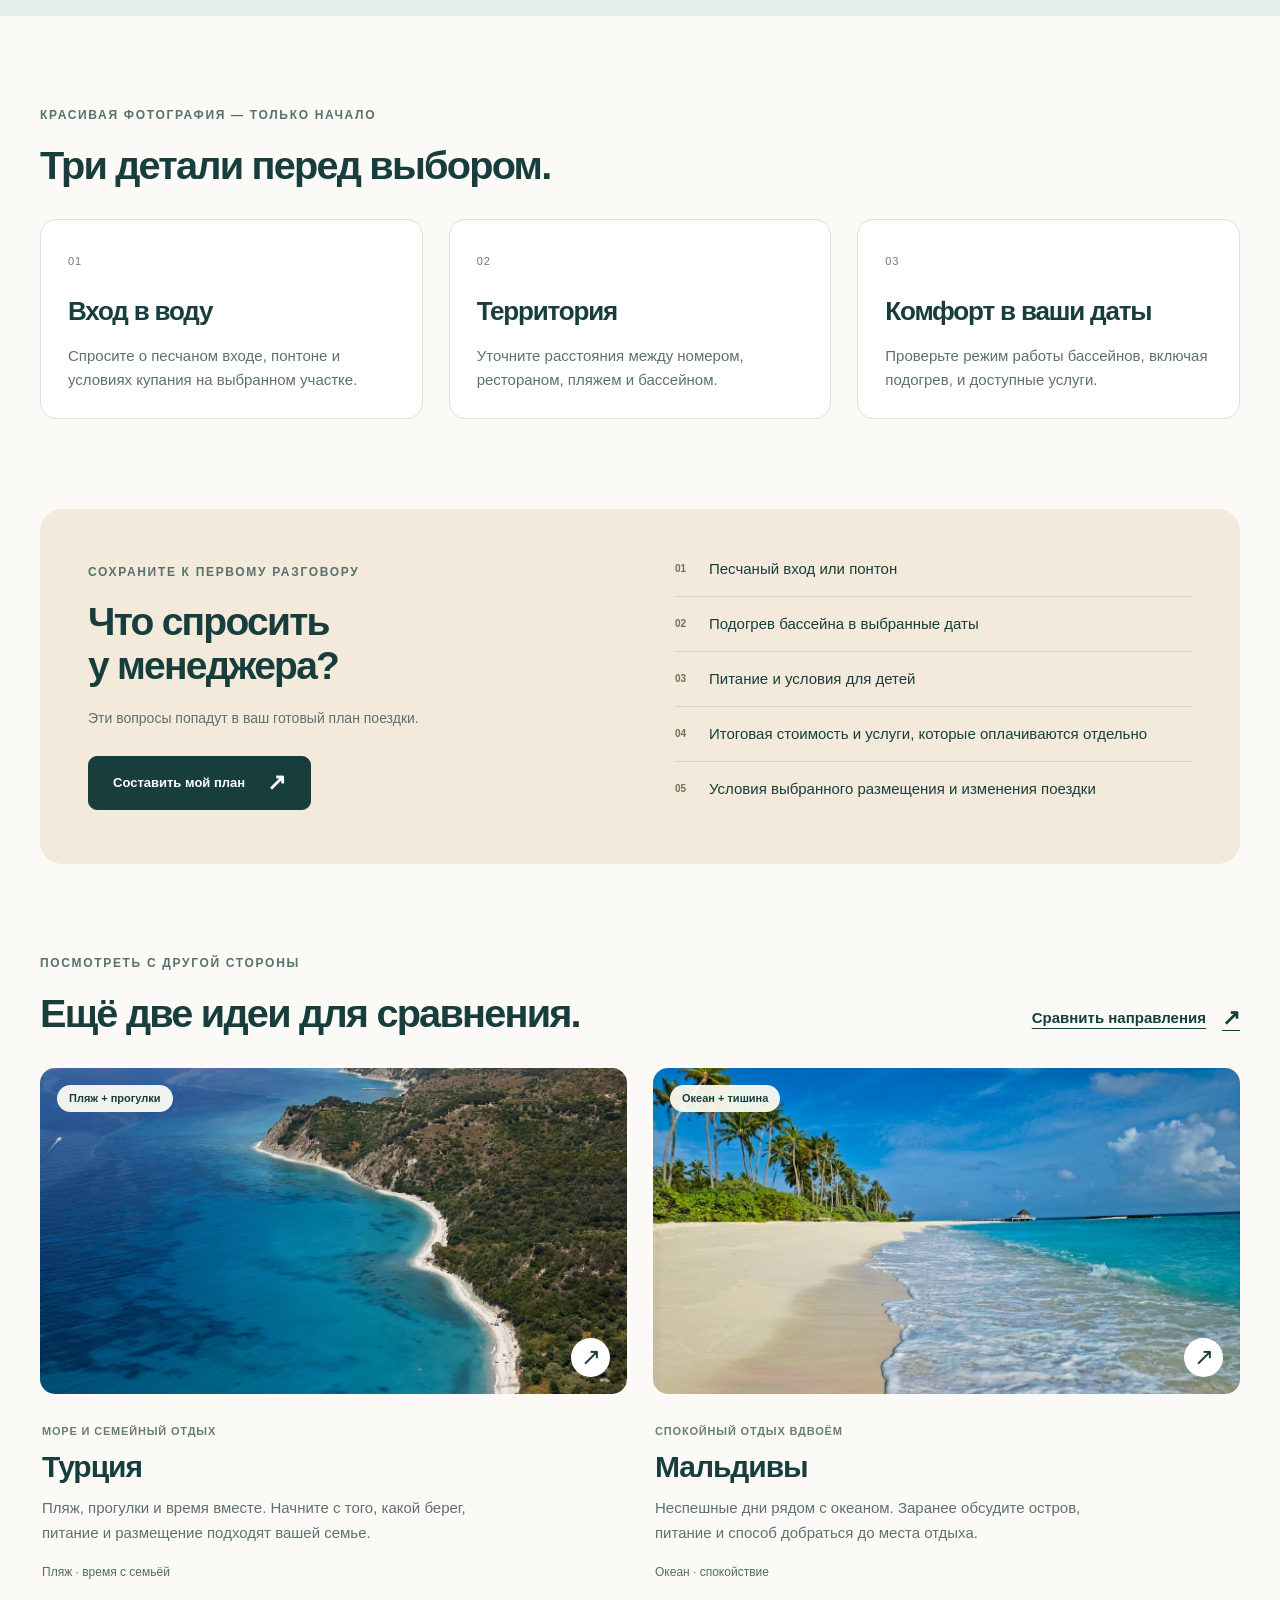
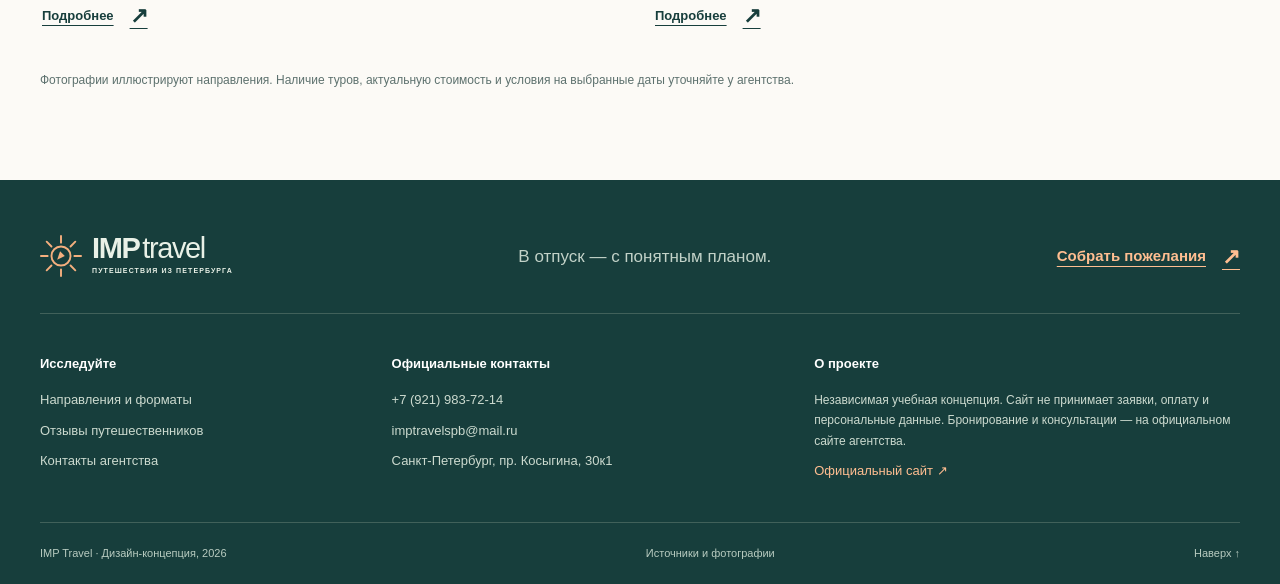
<file: egypt.html>
<!doctype html><html lang="ru"><head><meta charset="utf-8"><meta name="viewport" content="width=device-width,initial-scale=1"><title>Египет — идеи и детали поездки | IMP Travel</title><meta name="description" content="Отдых у Красного моря с возможностью добавить впечатления. Сравните пляж, доступ к воде и условия отеля."><link rel="canonical" href="https://wowsilver.github.io/egypt.html"><meta property="og:type" content="website"><meta property="og:url" content="https://wowsilver.github.io/egypt.html"><meta property="og:image" content="https://wowsilver.github.io/assets/coast.jpg"><meta name="theme-color" content="#173e3c"><link rel="icon" href="assets/favicon.svg" type="image/svg+xml"><link rel="stylesheet" href="assets/style.css"><link rel="stylesheet" href="assets/details.css"><script src="assets/destinations.js" defer></script><script src="assets/app.js" defer></script></head><body id="top"><a class="skip" href="#main">Перейти к содержанию</a>
<div class="project-note">Учебная дизайн-концепция · Неофициальный сайт, не связанный с IMP Travel <a href="sources.html">О проекте <span aria-hidden="true">↗</span></a></div>
<header class="header"><div class="nav-wrap"><a class="logo" href="index.html" aria-label="IMP Travel — главная"><svg viewBox="0 0 44 44" fill="none" aria-hidden="true"><circle cx="22" cy="22" r="10" stroke="currentColor" stroke-width="2"/><path d="M22 1v7m0 28v7M1 22h7m28 0h7M7 7l5 5m20 20 5 5M7 37l5-5M32 12l5-5" stroke="currentColor" stroke-width="2" stroke-linecap="round"/><path d="m18 26 3-9 5 5-8 4Z" fill="currentColor"/></svg><span>IMP<span class="logo-light">travel</span><small>ПУТЕШЕСТВИЯ ИЗ ПЕТЕРБУРГА</small></span></a>
<button class="menu-toggle" aria-expanded="false" aria-controls="navigation" aria-label="Открыть меню"><span></span><span></span></button>
<nav id="navigation" class="nav" aria-label="Основная навигация"><a href="index.html">Главная</a><a href="destinations.html" aria-current="page">Направления</a><a href="reviews.html">Отзывы</a><a href="contacts.html">Контакты</a><a class="button button-small nav-cta" href="planner.html">Спланировать поездку <span aria-hidden="true">↗</span></a></nav></div></header><main id="main"><nav class="breadcrumbs container" aria-label="Хлебные крошки"><a href="index.html">Главная</a><span aria-hidden="true">/</span><a href="destinations.html">Направления</a><span aria-hidden="true">/</span><span aria-current="page">Египет</span></nav>
<section class="guide-hero container"><div class="guide-hero-copy"><span class="eyebrow">ИДЕЯ ВАШЕГО ПУТЕШЕСТВИЯ</span><h1>Египет</h1><p class="guide-headline">Больше времени у Красного моря.</p><p class="guide-description">Отдых у Красного моря с возможностью добавить впечатления. Сравните пляж, доступ к воде и условия отеля.</p><a class="button button-orange" href="planner.html?destination=egypt">Спланировать поездку <span aria-hidden="true">↗</span></a><div class="guide-facts"><div><span>В ЦЕНТРЕ ВНИМАНИЯ</span><strong>Море · подводный мир</strong></div><div><span>ВОЗМОЖНЫЙ РИТМ</span><strong>Отдых у воды</strong></div></div></div><figure class="guide-photo"><img src="assets/egypt.jpg" alt="Коралловый риф в Красном море" width="1000" height="1100" fetchpriority="high"><figcaption>Коралловый риф в Красном море</figcaption></figure></section>
<nav class="guide-nav container" aria-label="На этой странице"><a href="#your-trip">Ваш формат</a><a href="#trip-idea">Идея отдыха</a><a href="#before-trip">Что проверить</a><a href="#trip-questions">Вопросы менеджеру</a></nav>
<section class="guide-fit container" id="your-trip"><div><span class="eyebrow">УЗНАЁТЕ СВОЙ ОТПУСК?</span><h2>Стоит присмотреться,<br> если это про вас.</h2></div><div><p class="lead">Если главное в поездке — море, а выбор пляжа и отеля важнее насыщенного маршрута.</p><div class="guide-nuance"><strong>Что может повлиять на выбор</strong><p>Песчаный вход в воду и доступ к рифу — разные запросы. Проверьте устройство конкретного пляжа, прежде чем выбирать отель.</p></div></div></section>
<section class="guide-ideas" id="trip-idea"><div class="container"><div class="section-heading"><div><span class="eyebrow">МЕСТО ДЛЯ ВАШИХ ПЛАНОВ</span><h2>Как может выглядеть отдых</h2></div><p>Пример свободного плана для обсуждения, а не программа готового тура.</p></div><ol class="guide-moments"><li><span>01</span><h3>Пляж в своём ритме</h3><p>Начните с отдыха у воды; удобство пляжа и расстояние до него лучше выяснить заранее.</p></li><li><span>02</span><h3>Место для впечатлений</h3><p>Оставьте свободный день на прогулку или экскурсию после знакомства с программой.</p></li><li><span>03</span><h3>Время без расписания</h3><p>Не заполняйте каждый день активностями, если цель поездки — отдохнуть.</p></li></ol></div></section>
<section class="section container" id="before-trip"><div class="section-heading"><div><span class="eyebrow">КРАСИВАЯ ФОТОГРАФИЯ — ТОЛЬКО НАЧАЛО</span><h2>Три детали перед выбором.</h2></div></div><div class="guide-checks"><article><span class="guide-check-number">01</span><h3>Вход в воду</h3><p>Спросите о песчаном входе, понтоне и условиях купания на выбранном участке.</p></article><article><span class="guide-check-number">02</span><h3>Территория</h3><p>Уточните расстояния между номером, рестораном, пляжем и бассейном.</p></article><article><span class="guide-check-number">03</span><h3>Комфорт в ваши даты</h3><p>Проверьте режим работы бассейнов, включая подогрев, и доступные услуги.</p></article></div></section>
<section class="guide-questions container" id="trip-questions"><div><span class="eyebrow">СОХРАНИТЕ К ПЕРВОМУ РАЗГОВОРУ</span><h2>Что спросить<br> у менеджера?</h2><p>Эти вопросы попадут в ваш готовый план поездки.</p><a class="button" href="planner.html?destination=egypt">Составить мой план <span aria-hidden="true">↗</span></a></div><div><ul class="question-list"><li>Песчаный вход или понтон</li><li>Подогрев бассейна в выбранные даты</li><li>Питание и условия для детей</li><li>Итоговая стоимость и услуги, которые оплачиваются отдельно</li><li>Условия выбранного размещения и изменения поездки</li></ul></div></section>
<section class="section container"><div class="section-heading"><div><span class="eyebrow">ПОСМОТРЕТЬ С ДРУГОЙ СТОРОНЫ</span><h2>Ещё две идеи для сравнения.</h2></div><a class="text-link" href="destinations.html">Сравнить направления <span aria-hidden="true">↗</span></a></div><div class="destination-grid related-grid"><article class="destination-card" data-destination="turkey" data-formats="family couple"><a class="card-photo" href="turkey.html" aria-label="Подробнее о направлении: Турция"><img src="assets/coast.jpg" alt="Бирюзовая бухта Олюдениз в Турции" width="800" height="600" loading="lazy"><span class="photo-tag">Пляж + прогулки</span><span class="circle-arrow"><span aria-hidden="true">↗</span></span></a><div class="card-body"><span class="card-kicker">Море и семейный отдых</span><h3><a href="turkey.html">Турция</a></h3><p>Пляж, прогулки и время вместе. Начните с того, какой берег, питание и размещение подходят вашей семье.</p><div class="card-facts"><span>Пляж · время с семьёй</span></div><div class="card-actions"><a class="text-link" href="turkey.html">Подробнее <span aria-hidden="true">↗</span></a></div></div></article><article class="destination-card" data-destination="maldives" data-formats="couple"><a class="card-photo" href="maldives.html" aria-label="Подробнее о направлении: Мальдивы"><img src="assets/maldives.jpg" alt="Пальмы и светлый пляж на Мальдивах" width="800" height="600" loading="lazy"><span class="photo-tag">Океан + тишина</span><span class="circle-arrow"><span aria-hidden="true">↗</span></span></a><div class="card-body"><span class="card-kicker">Спокойный отдых вдвоём</span><h3><a href="maldives.html">Мальдивы</a></h3><p>Неспешные дни рядом с океаном. Заранее обсудите остров, питание и способ добраться до места отдыха.</p><div class="card-facts"><span>Океан · спокойствие</span></div><div class="card-actions"><a class="text-link" href="maldives.html">Подробнее <span aria-hidden="true">↗</span></a></div></div></article></div><p class="catalog-footnote">Фотографии иллюстрируют направления. Наличие туров, актуальную стоимость и условия на выбранные даты уточняйте у агентства.</p></section></main><footer class="footer"><div class="container"><div class="footer-top"><a class="logo" href="index.html"><svg viewBox="0 0 44 44" fill="none" aria-hidden="true"><circle cx="22" cy="22" r="10" stroke="currentColor" stroke-width="2"/><path d="M22 1v7m0 28v7M1 22h7m28 0h7M7 7l5 5m20 20 5 5M7 37l5-5M32 12l5-5" stroke="currentColor" stroke-width="2" stroke-linecap="round"/><path d="m18 26 3-9 5 5-8 4Z" fill="currentColor"/></svg><span>IMP<span class="logo-light">travel</span><small>ПУТЕШЕСТВИЯ ИЗ ПЕТЕРБУРГА</small></span></a><p>В отпуск — с понятным планом.</p><a class="text-link" href="planner.html">Собрать пожелания <span aria-hidden="true">↗</span></a></div>
<div class="footer-links"><div><strong>Исследуйте</strong><a href="destinations.html">Направления и форматы</a><a href="reviews.html">Отзывы путешественников</a><a href="contacts.html">Контакты агентства</a></div><div><strong>Официальные контакты</strong><a href="tel:+79219837214">+7 (921) 983-72-14</a><a href="mailto:imptravelspb@mail.ru">imptravelspb@mail.ru</a><span>Санкт-Петербург, пр. Косыгина, 30к1</span></div><div class="footer-disclosure"><strong>О проекте</strong><p>Независимая учебная концепция. Сайт не принимает заявки, оплату и персональные данные. Бронирование и консультации — на официальном сайте агентства.</p><a href="https://imptravelspb.ru/" target="_blank" rel="noopener noreferrer">Официальный сайт <span aria-hidden="true">↗</span></a></div></div>
<div class="footer-bottom"><span>IMP Travel · Дизайн-концепция, 2026</span><a href="sources.html">Источники и фотографии</a><a href="#top">Наверх ↑</a></div></div></footer><div class="toast" role="status" aria-live="polite"></div></body></html>
</file>
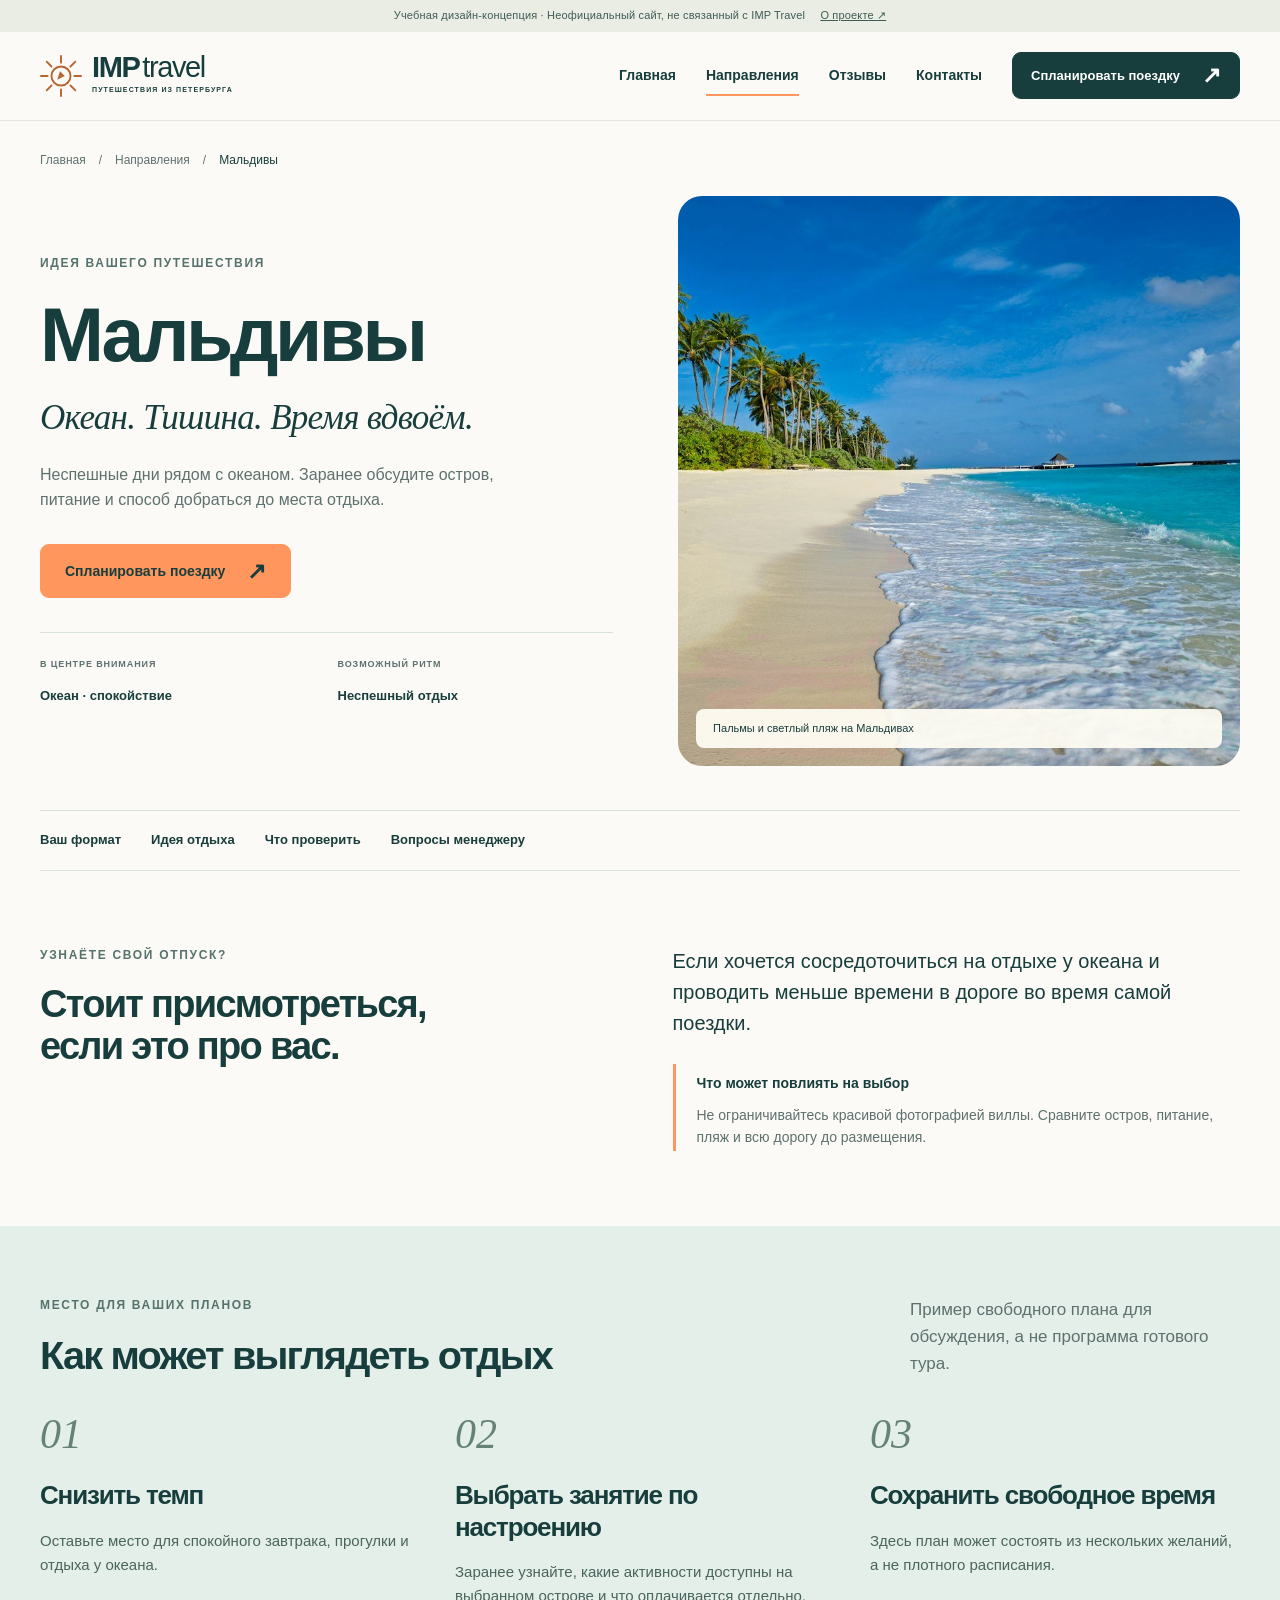
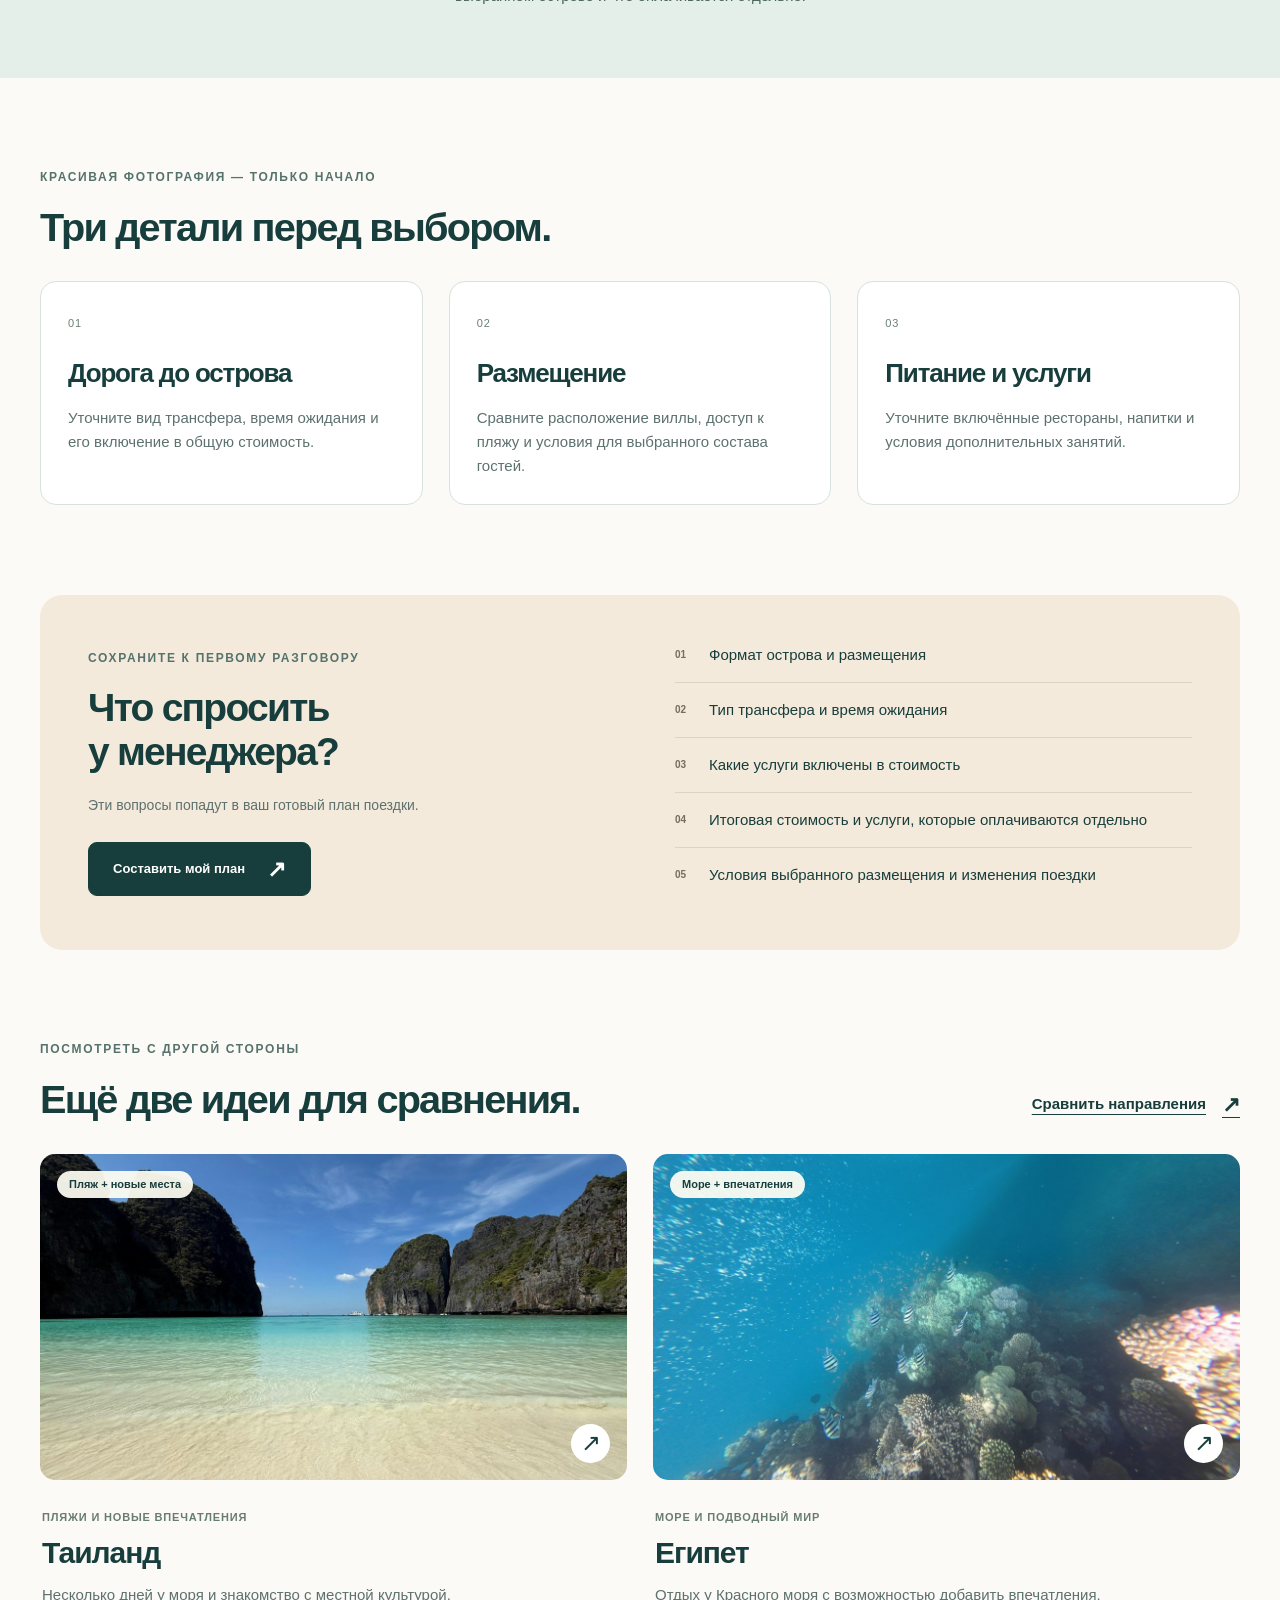
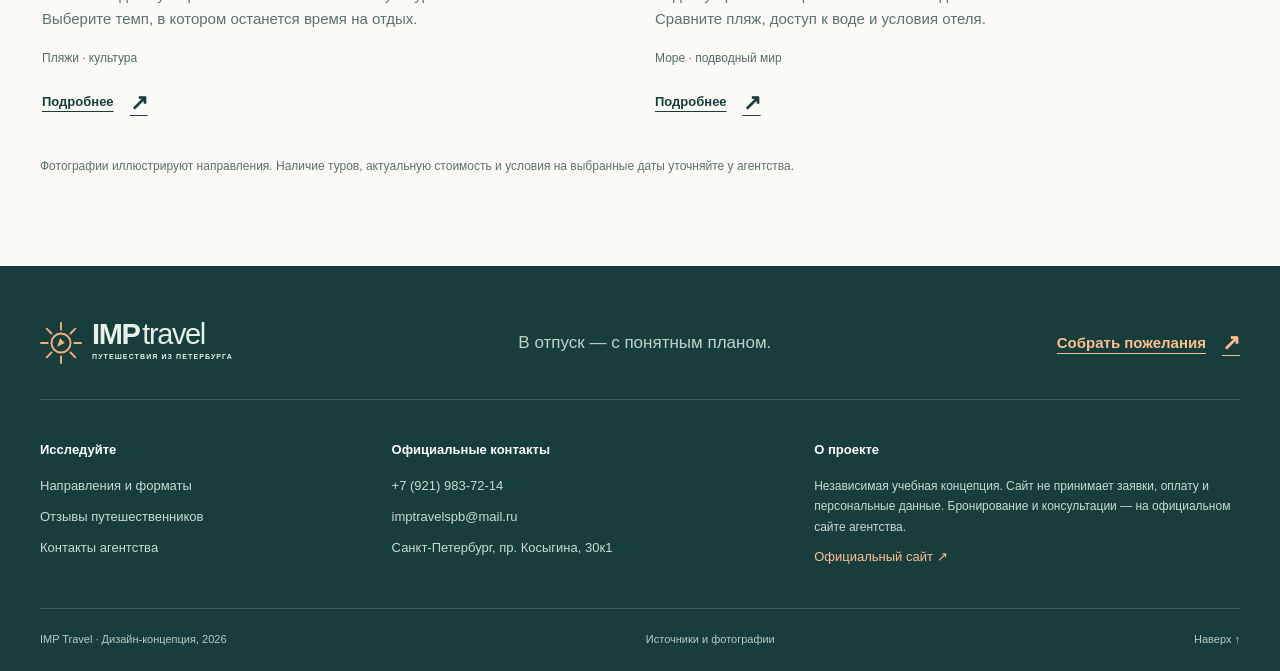
<file: maldives.html>
<!doctype html><html lang="ru"><head><meta charset="utf-8"><meta name="viewport" content="width=device-width,initial-scale=1"><title>Мальдивы — идеи и детали поездки | IMP Travel</title><meta name="description" content="Неспешные дни рядом с океаном. Заранее обсудите остров, питание и способ добраться до места отдыха."><link rel="canonical" href="https://wowsilver.github.io/maldives.html"><meta property="og:type" content="website"><meta property="og:url" content="https://wowsilver.github.io/maldives.html"><meta property="og:image" content="https://wowsilver.github.io/assets/coast.jpg"><meta name="theme-color" content="#173e3c"><link rel="icon" href="assets/favicon.svg" type="image/svg+xml"><link rel="stylesheet" href="assets/style.css"><link rel="stylesheet" href="assets/details.css"><script src="assets/destinations.js" defer></script><script src="assets/app.js" defer></script></head><body id="top"><a class="skip" href="#main">Перейти к содержанию</a>
<div class="project-note">Учебная дизайн-концепция · Неофициальный сайт, не связанный с IMP Travel <a href="sources.html">О проекте <span aria-hidden="true">↗</span></a></div>
<header class="header"><div class="nav-wrap"><a class="logo" href="index.html" aria-label="IMP Travel — главная"><svg viewBox="0 0 44 44" fill="none" aria-hidden="true"><circle cx="22" cy="22" r="10" stroke="currentColor" stroke-width="2"/><path d="M22 1v7m0 28v7M1 22h7m28 0h7M7 7l5 5m20 20 5 5M7 37l5-5M32 12l5-5" stroke="currentColor" stroke-width="2" stroke-linecap="round"/><path d="m18 26 3-9 5 5-8 4Z" fill="currentColor"/></svg><span>IMP<span class="logo-light">travel</span><small>ПУТЕШЕСТВИЯ ИЗ ПЕТЕРБУРГА</small></span></a>
<button class="menu-toggle" aria-expanded="false" aria-controls="navigation" aria-label="Открыть меню"><span></span><span></span></button>
<nav id="navigation" class="nav" aria-label="Основная навигация"><a href="index.html">Главная</a><a href="destinations.html" aria-current="page">Направления</a><a href="reviews.html">Отзывы</a><a href="contacts.html">Контакты</a><a class="button button-small nav-cta" href="planner.html">Спланировать поездку <span aria-hidden="true">↗</span></a></nav></div></header><main id="main"><nav class="breadcrumbs container" aria-label="Хлебные крошки"><a href="index.html">Главная</a><span aria-hidden="true">/</span><a href="destinations.html">Направления</a><span aria-hidden="true">/</span><span aria-current="page">Мальдивы</span></nav>
<section class="guide-hero container"><div class="guide-hero-copy"><span class="eyebrow">ИДЕЯ ВАШЕГО ПУТЕШЕСТВИЯ</span><h1>Мальдивы</h1><p class="guide-headline">Океан. Тишина. Время вдвоём.</p><p class="guide-description">Неспешные дни рядом с океаном. Заранее обсудите остров, питание и способ добраться до места отдыха.</p><a class="button button-orange" href="planner.html?destination=maldives">Спланировать поездку <span aria-hidden="true">↗</span></a><div class="guide-facts"><div><span>В ЦЕНТРЕ ВНИМАНИЯ</span><strong>Океан · спокойствие</strong></div><div><span>ВОЗМОЖНЫЙ РИТМ</span><strong>Неспешный отдых</strong></div></div></div><figure class="guide-photo"><img src="assets/maldives.jpg" alt="Пальмы и светлый пляж на Мальдивах" width="1000" height="1100" fetchpriority="high"><figcaption>Пальмы и светлый пляж на Мальдивах</figcaption></figure></section>
<nav class="guide-nav container" aria-label="На этой странице"><a href="#your-trip">Ваш формат</a><a href="#trip-idea">Идея отдыха</a><a href="#before-trip">Что проверить</a><a href="#trip-questions">Вопросы менеджеру</a></nav>
<section class="guide-fit container" id="your-trip"><div><span class="eyebrow">УЗНАЁТЕ СВОЙ ОТПУСК?</span><h2>Стоит присмотреться,<br> если это про вас.</h2></div><div><p class="lead">Если хочется сосредоточиться на отдыхе у океана и проводить меньше времени в дороге во время самой поездки.</p><div class="guide-nuance"><strong>Что может повлиять на выбор</strong><p>Не ограничивайтесь красивой фотографией виллы. Сравните остров, питание, пляж и всю дорогу до размещения.</p></div></div></section>
<section class="guide-ideas" id="trip-idea"><div class="container"><div class="section-heading"><div><span class="eyebrow">МЕСТО ДЛЯ ВАШИХ ПЛАНОВ</span><h2>Как может выглядеть отдых</h2></div><p>Пример свободного плана для обсуждения, а не программа готового тура.</p></div><ol class="guide-moments"><li><span>01</span><h3>Снизить темп</h3><p>Оставьте место для спокойного завтрака, прогулки и отдыха у океана.</p></li><li><span>02</span><h3>Выбрать занятие по настроению</h3><p>Заранее узнайте, какие активности доступны на выбранном острове и что оплачивается отдельно.</p></li><li><span>03</span><h3>Сохранить свободное время</h3><p>Здесь план может состоять из нескольких желаний, а не плотного расписания.</p></li></ol></div></section>
<section class="section container" id="before-trip"><div class="section-heading"><div><span class="eyebrow">КРАСИВАЯ ФОТОГРАФИЯ — ТОЛЬКО НАЧАЛО</span><h2>Три детали перед выбором.</h2></div></div><div class="guide-checks"><article><span class="guide-check-number">01</span><h3>Дорога до острова</h3><p>Уточните вид трансфера, время ожидания и его включение в общую стоимость.</p></article><article><span class="guide-check-number">02</span><h3>Размещение</h3><p>Сравните расположение виллы, доступ к пляжу и условия для выбранного состава гостей.</p></article><article><span class="guide-check-number">03</span><h3>Питание и услуги</h3><p>Уточните включённые рестораны, напитки и условия дополнительных занятий.</p></article></div></section>
<section class="guide-questions container" id="trip-questions"><div><span class="eyebrow">СОХРАНИТЕ К ПЕРВОМУ РАЗГОВОРУ</span><h2>Что спросить<br> у менеджера?</h2><p>Эти вопросы попадут в ваш готовый план поездки.</p><a class="button" href="planner.html?destination=maldives">Составить мой план <span aria-hidden="true">↗</span></a></div><div><ul class="question-list"><li>Формат острова и размещения</li><li>Тип трансфера и время ожидания</li><li>Какие услуги включены в стоимость</li><li>Итоговая стоимость и услуги, которые оплачиваются отдельно</li><li>Условия выбранного размещения и изменения поездки</li></ul></div></section>
<section class="section container"><div class="section-heading"><div><span class="eyebrow">ПОСМОТРЕТЬ С ДРУГОЙ СТОРОНЫ</span><h2>Ещё две идеи для сравнения.</h2></div><a class="text-link" href="destinations.html">Сравнить направления <span aria-hidden="true">↗</span></a></div><div class="destination-grid related-grid"><article class="destination-card" data-destination="thailand" data-formats="couple"><a class="card-photo" href="thailand.html" aria-label="Подробнее о направлении: Таиланд"><img src="assets/thailand.jpg" alt="Светлый пляж и известняковые скалы в Таиланде" width="800" height="600" loading="lazy"><span class="photo-tag">Пляж + новые места</span><span class="circle-arrow"><span aria-hidden="true">↗</span></span></a><div class="card-body"><span class="card-kicker">Пляжи и новые впечатления</span><h3><a href="thailand.html">Таиланд</a></h3><p>Несколько дней у моря и знакомство с местной культурой. Выберите темп, в котором останется время на отдых.</p><div class="card-facts"><span>Пляжи · культура</span></div><div class="card-actions"><a class="text-link" href="thailand.html">Подробнее <span aria-hidden="true">↗</span></a></div></div></article><article class="destination-card" data-destination="egypt" data-formats="family couple"><a class="card-photo" href="egypt.html" aria-label="Подробнее о направлении: Египет"><img src="assets/egypt.jpg" alt="Коралловый риф в Красном море" width="800" height="600" loading="lazy"><span class="photo-tag">Море + впечатления</span><span class="circle-arrow"><span aria-hidden="true">↗</span></span></a><div class="card-body"><span class="card-kicker">Море и подводный мир</span><h3><a href="egypt.html">Египет</a></h3><p>Отдых у Красного моря с возможностью добавить впечатления. Сравните пляж, доступ к воде и условия отеля.</p><div class="card-facts"><span>Море · подводный мир</span></div><div class="card-actions"><a class="text-link" href="egypt.html">Подробнее <span aria-hidden="true">↗</span></a></div></div></article></div><p class="catalog-footnote">Фотографии иллюстрируют направления. Наличие туров, актуальную стоимость и условия на выбранные даты уточняйте у агентства.</p></section></main><footer class="footer"><div class="container"><div class="footer-top"><a class="logo" href="index.html"><svg viewBox="0 0 44 44" fill="none" aria-hidden="true"><circle cx="22" cy="22" r="10" stroke="currentColor" stroke-width="2"/><path d="M22 1v7m0 28v7M1 22h7m28 0h7M7 7l5 5m20 20 5 5M7 37l5-5M32 12l5-5" stroke="currentColor" stroke-width="2" stroke-linecap="round"/><path d="m18 26 3-9 5 5-8 4Z" fill="currentColor"/></svg><span>IMP<span class="logo-light">travel</span><small>ПУТЕШЕСТВИЯ ИЗ ПЕТЕРБУРГА</small></span></a><p>В отпуск — с понятным планом.</p><a class="text-link" href="planner.html">Собрать пожелания <span aria-hidden="true">↗</span></a></div>
<div class="footer-links"><div><strong>Исследуйте</strong><a href="destinations.html">Направления и форматы</a><a href="reviews.html">Отзывы путешественников</a><a href="contacts.html">Контакты агентства</a></div><div><strong>Официальные контакты</strong><a href="tel:+79219837214">+7 (921) 983-72-14</a><a href="mailto:imptravelspb@mail.ru">imptravelspb@mail.ru</a><span>Санкт-Петербург, пр. Косыгина, 30к1</span></div><div class="footer-disclosure"><strong>О проекте</strong><p>Независимая учебная концепция. Сайт не принимает заявки, оплату и персональные данные. Бронирование и консультации — на официальном сайте агентства.</p><a href="https://imptravelspb.ru/" target="_blank" rel="noopener noreferrer">Официальный сайт <span aria-hidden="true">↗</span></a></div></div>
<div class="footer-bottom"><span>IMP Travel · Дизайн-концепция, 2026</span><a href="sources.html">Источники и фотографии</a><a href="#top">Наверх ↑</a></div></div></footer><div class="toast" role="status" aria-live="polite"></div></body></html>
</file>
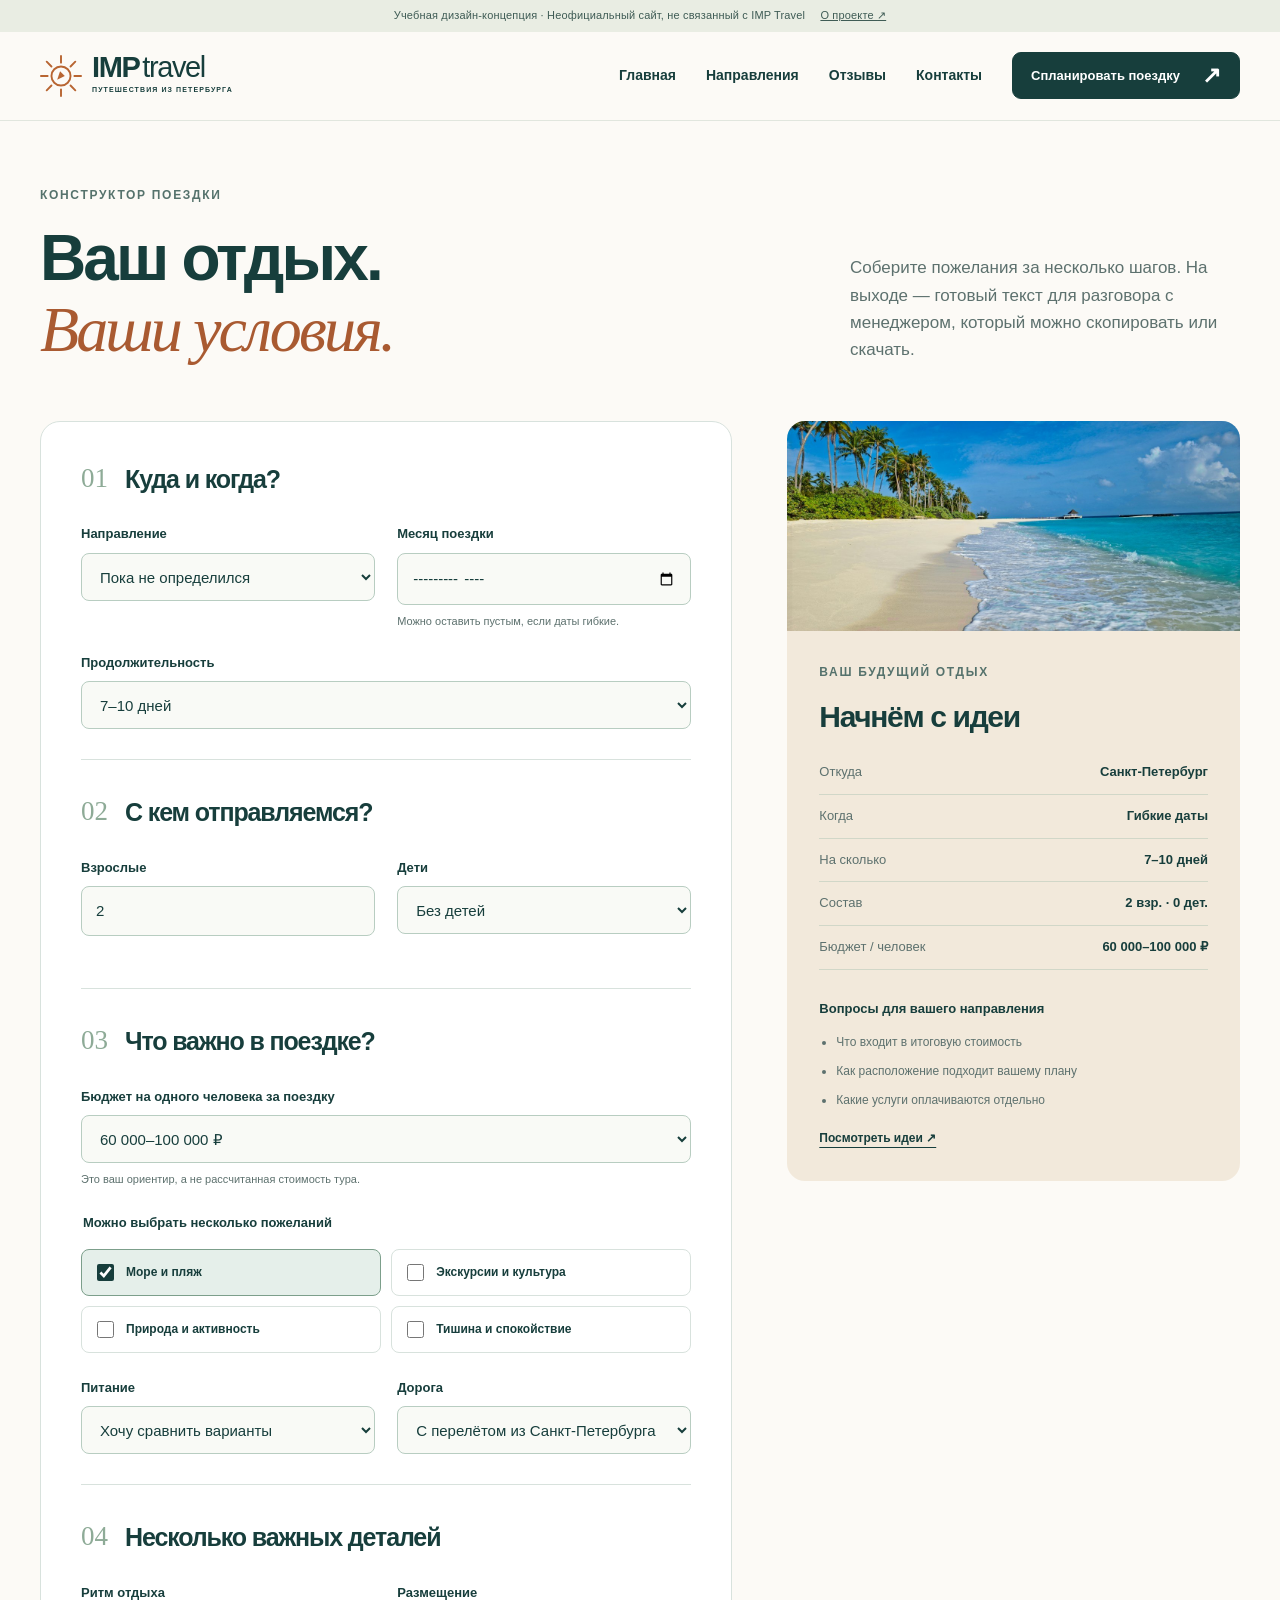
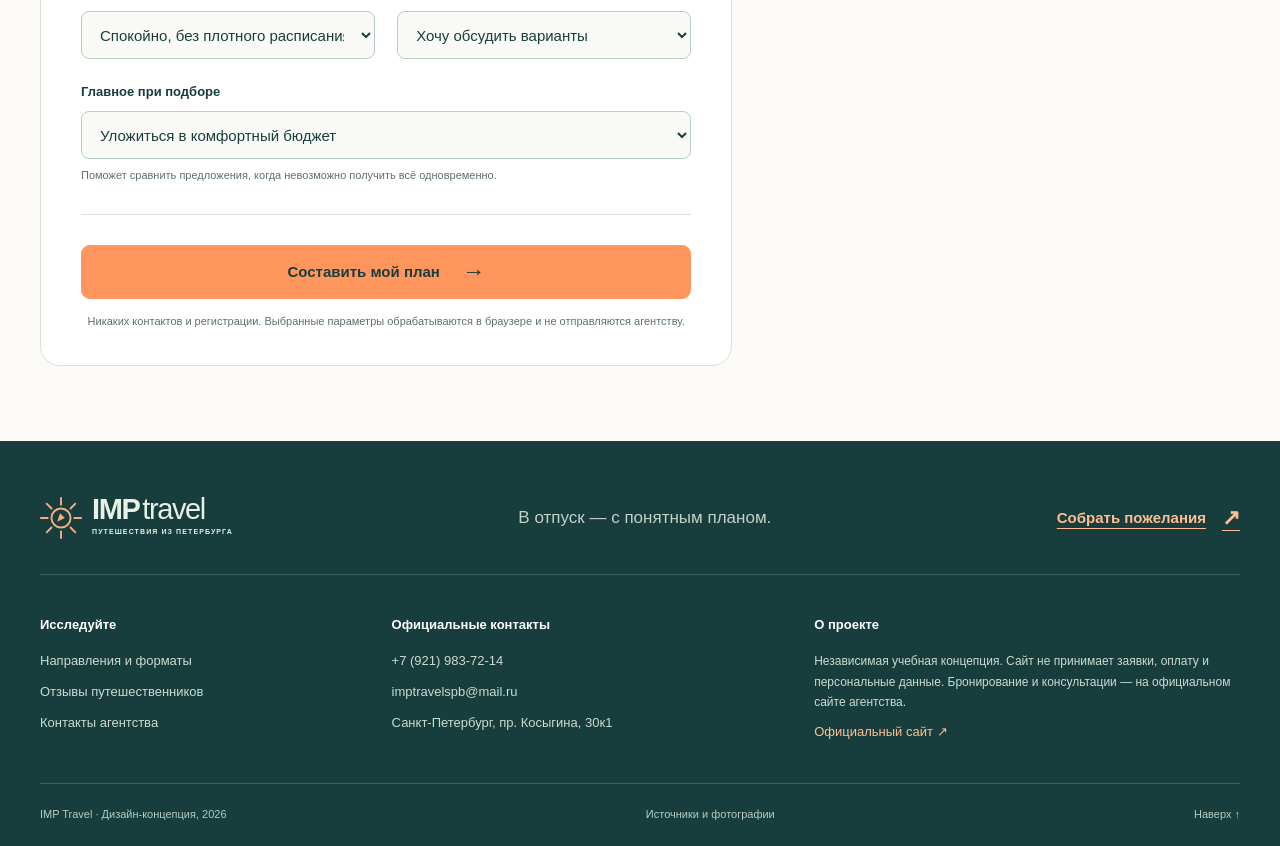
<file: planner.html>
<!doctype html><html lang="ru"><head><meta charset="utf-8"><meta name="viewport" content="width=device-width,initial-scale=1"><title>Составить план путешествия | IMP Travel</title><meta name="description" content="Конструктор пожеланий: направление, даты, состав поездки, бюджет, питание и интересы. Готовый текст можно скачать без регистрации."><link rel="canonical" href="https://wowsilver.github.io/planner.html"><meta property="og:type" content="website"><meta property="og:url" content="https://wowsilver.github.io/planner.html"><meta property="og:image" content="https://wowsilver.github.io/assets/coast.jpg"><meta name="theme-color" content="#173e3c"><link rel="icon" href="assets/favicon.svg" type="image/svg+xml"><link rel="stylesheet" href="assets/style.css"><link rel="stylesheet" href="assets/details.css"><script src="assets/destinations.js" defer></script><script src="assets/app.js?v=20261106" defer></script></head><body id="top"><a class="skip" href="#main">Перейти к содержанию</a>
<div class="project-note">Учебная дизайн-концепция · Неофициальный сайт, не связанный с IMP Travel <a href="sources.html">О проекте <span aria-hidden="true">↗</span></a></div>
<header class="header"><div class="nav-wrap"><a class="logo" href="index.html" aria-label="IMP Travel — главная"><svg viewBox="0 0 44 44" fill="none" aria-hidden="true"><circle cx="22" cy="22" r="10" stroke="currentColor" stroke-width="2"/><path d="M22 1v7m0 28v7M1 22h7m28 0h7M7 7l5 5m20 20 5 5M7 37l5-5M32 12l5-5" stroke="currentColor" stroke-width="2" stroke-linecap="round"/><path d="m18 26 3-9 5 5-8 4Z" fill="currentColor"/></svg><span>IMP<span class="logo-light">travel</span><small>ПУТЕШЕСТВИЯ ИЗ ПЕТЕРБУРГА</small></span></a>
<button class="menu-toggle" aria-expanded="false" aria-controls="navigation" aria-label="Открыть меню"><span></span><span></span></button>
<nav id="navigation" class="nav" aria-label="Основная навигация"><a href="index.html">Главная</a><a href="destinations.html">Направления</a><a href="reviews.html">Отзывы</a><a href="contacts.html">Контакты</a><a class="button button-small nav-cta" href="planner.html">Спланировать поездку <span aria-hidden="true">↗</span></a></nav></div></header><main id="main"><section class="page-intro container planner-intro"><div><span class="eyebrow">КОНСТРУКТОР ПОЕЗДКИ</span><h1>Ваш отдых.<br> <em>Ваши условия.</em></h1></div><p>Соберите пожелания за несколько шагов. На выходе — готовый текст для разговора с менеджером, который можно скопировать или скачать.</p></section><section class="planner-layout container"><form id="trip-form" class="trip-form" novalidate><div class="form-section"><div class="form-section-title"><span>01</span><h2>Куда и когда?</h2></div><div class="field-grid"><label for="destination">Направление<select id="destination" name="destination"><option value="undecided">Пока не определился</option><option value="turkey">Турция</option><option value="egypt">Египет</option><option value="thailand">Таиланд</option><option value="uae">ОАЭ</option><option value="maldives">Мальдивы</option><option value="russia">Россия</option></select></label><label for="trip-month">Месяц поездки<input id="trip-month" name="month" type="month"><small>Можно оставить пустым, если даты гибкие.</small></label></div><label for="duration">Продолжительность<select id="duration" name="duration"><option value="3–5 дней">3–5 дней</option><option value="7–10 дней" selected>7–10 дней</option><option value="11–14 дней">11–14 дней</option><option value="Больше двух недель">Больше двух недель</option><option value="Пока не определились">Пока не определились</option></select></label></div>
<div class="form-section"><div class="form-section-title"><span>02</span><h2>С кем отправляемся?</h2></div><div class="field-grid"><label for="adults">Взрослые<input id="adults" type="number" name="adults" value="2" min="1" max="12" required inputmode="numeric"></label><label for="children">Дети<select id="children" name="children"><option value="0">Без детей</option><option value="1">1 ребёнок</option><option value="2">2 ребёнка</option><option value="3">3 ребёнка</option></select></label></div><div id="child-ages" class="field-grid child-ages" hidden></div></div>
<div class="form-section"><div class="form-section-title"><span>03</span><h2>Что важно в поездке?</h2></div><label for="budget">Бюджет на одного человека за поездку<select id="budget" name="budget"><option value="До 60 000 ₽">До 60 000 ₽</option><option value="60 000–100 000 ₽" selected>60 000–100 000 ₽</option><option value="100 000–150 000 ₽">100 000–150 000 ₽</option><option value="От 150 000 ₽">От 150 000 ₽</option><option value="Обсудим после выбора формата">Хочу сначала сравнить варианты</option></select><small>Это ваш ориентир, а не рассчитанная стоимость тура.</small></label><fieldset><legend>Можно выбрать несколько пожеланий</legend><div class="preference-grid"><label><input type="checkbox" name="interest" value="Пляжный отдых" checked><span>Море и пляж</span></label><label><input type="checkbox" name="interest" value="Экскурсии и культура"><span>Экскурсии и культура</span></label><label><input type="checkbox" name="interest" value="Природа и активный отдых"><span>Природа и активность</span></label><label><input type="checkbox" name="interest" value="Спокойный отдых"><span>Тишина и спокойствие</span></label></div></fieldset><div class="field-grid"><label for="meal">Питание<select id="meal" name="meal"><option>Хочу сравнить варианты</option><option>Завтраки</option><option>Завтрак и ужин</option><option>Всё включено</option></select></label><label for="flight">Дорога<select id="flight" name="flight"><option>С перелётом из Санкт-Петербурга</option><option>Без перелёта</option><option>Другой транспорт из Санкт-Петербурга</option><option>Обсудим отдельно</option></select></label></div></div>
<div class="form-section"><div class="form-section-title"><span>04</span><h2>Несколько важных деталей</h2></div><div class="field-grid"><label for="trip-pace">Ритм отдыха<select id="trip-pace" name="pace"><option>Спокойно, без плотного расписания</option><option>Чередовать отдых и впечатления</option><option>Больше прогулок и новых мест</option></select></label><label for="room">Размещение<select id="room" name="room"><option>Хочу обсудить варианты</option><option>Один номер на всех</option><option>Семейный номер с отдельными зонами</option><option>Два отдельных номера</option></select></label></div><label for="priority">Главное при подборе<select id="priority" name="priority"><option>Уложиться в комфортный бюджет</option><option>Комфортное размещение и спокойная дорога</option><option>Удобное расположение рядом с пляжем</option><option>Впечатления и интересные прогулки</option></select><small>Поможет сравнить предложения, когда невозможно получить всё одновременно.</small></label></div><p class="form-error" id="form-error" role="alert" hidden></p><button class="button button-orange full-width" type="submit">Составить мой план <span aria-hidden="true">→</span></button><p class="privacy-note">Никаких контактов и регистрации. Выбранные параметры обрабатываются в браузере и не отправляются агентству.</p></form><aside class="planner-summary"><div class="summary-photo"><img src="assets/maldives.jpg" alt="Пляж на Мальдивах" width="800" height="600"></div><div class="summary-content"><span class="eyebrow">ВАШ БУДУЩИЙ ОТДЫХ</span><h2 id="summary-title">Начнём с идеи</h2><dl id="live-summary"><div><dt>Откуда</dt><dd>Санкт-Петербург</dd></div></dl><div class="summary-tip"><strong>Вопросы для вашего направления</strong><ul id="destination-questions"></ul><a class="text-link" id="destination-guide" href="destinations.html">Посмотреть идеи ↗</a></div></div></aside></section>
<section id="trip-result" class="trip-result container" hidden aria-labelledby="result-heading"><span class="eyebrow">ГОТОВО К ОБСУЖДЕНИЮ</span><h2 id="result-heading" tabindex="-1">Ваш план поездки готов.</h2><p>Заявка никуда не отправлена. Сохраните текст и используйте его при обращении в агентство.</p><pre id="brief-text"></pre><div class="result-actions"><button class="button" id="copy-brief" type="button">Скопировать текст</button><button class="button button-outline" id="download-brief" type="button">Скачать план .txt</button><a class="text-link" href="#trip-form">Изменить параметры ↑</a><a class="text-link" href="contacts.html">Контакты агентства <span aria-hidden="true">↗</span></a></div></section></main><footer class="footer"><div class="container"><div class="footer-top"><a class="logo" href="index.html"><svg viewBox="0 0 44 44" fill="none" aria-hidden="true"><circle cx="22" cy="22" r="10" stroke="currentColor" stroke-width="2"/><path d="M22 1v7m0 28v7M1 22h7m28 0h7M7 7l5 5m20 20 5 5M7 37l5-5M32 12l5-5" stroke="currentColor" stroke-width="2" stroke-linecap="round"/><path d="m18 26 3-9 5 5-8 4Z" fill="currentColor"/></svg><span>IMP<span class="logo-light">travel</span><small>ПУТЕШЕСТВИЯ ИЗ ПЕТЕРБУРГА</small></span></a><p>В отпуск — с понятным планом.</p><a class="text-link" href="planner.html">Собрать пожелания <span aria-hidden="true">↗</span></a></div>
<div class="footer-links"><div><strong>Исследуйте</strong><a href="destinations.html">Направления и форматы</a><a href="reviews.html">Отзывы путешественников</a><a href="contacts.html">Контакты агентства</a></div><div><strong>Официальные контакты</strong><a href="tel:+79219837214">+7 (921) 983-72-14</a><a href="mailto:imptravelspb@mail.ru">imptravelspb@mail.ru</a><span>Санкт-Петербург, пр. Косыгина, 30к1</span></div><div class="footer-disclosure"><strong>О проекте</strong><p>Независимая учебная концепция. Сайт не принимает заявки, оплату и персональные данные. Бронирование и консультации — на официальном сайте агентства.</p><a href="https://imptravelspb.ru/" target="_blank" rel="noopener noreferrer">Официальный сайт <span aria-hidden="true">↗</span></a></div></div>
<div class="footer-bottom"><span>IMP Travel · Дизайн-концепция, 2026</span><a href="sources.html">Источники и фотографии</a><a href="#top">Наверх ↑</a></div></div></footer><div class="toast" role="status" aria-live="polite"></div></body></html>
</file>
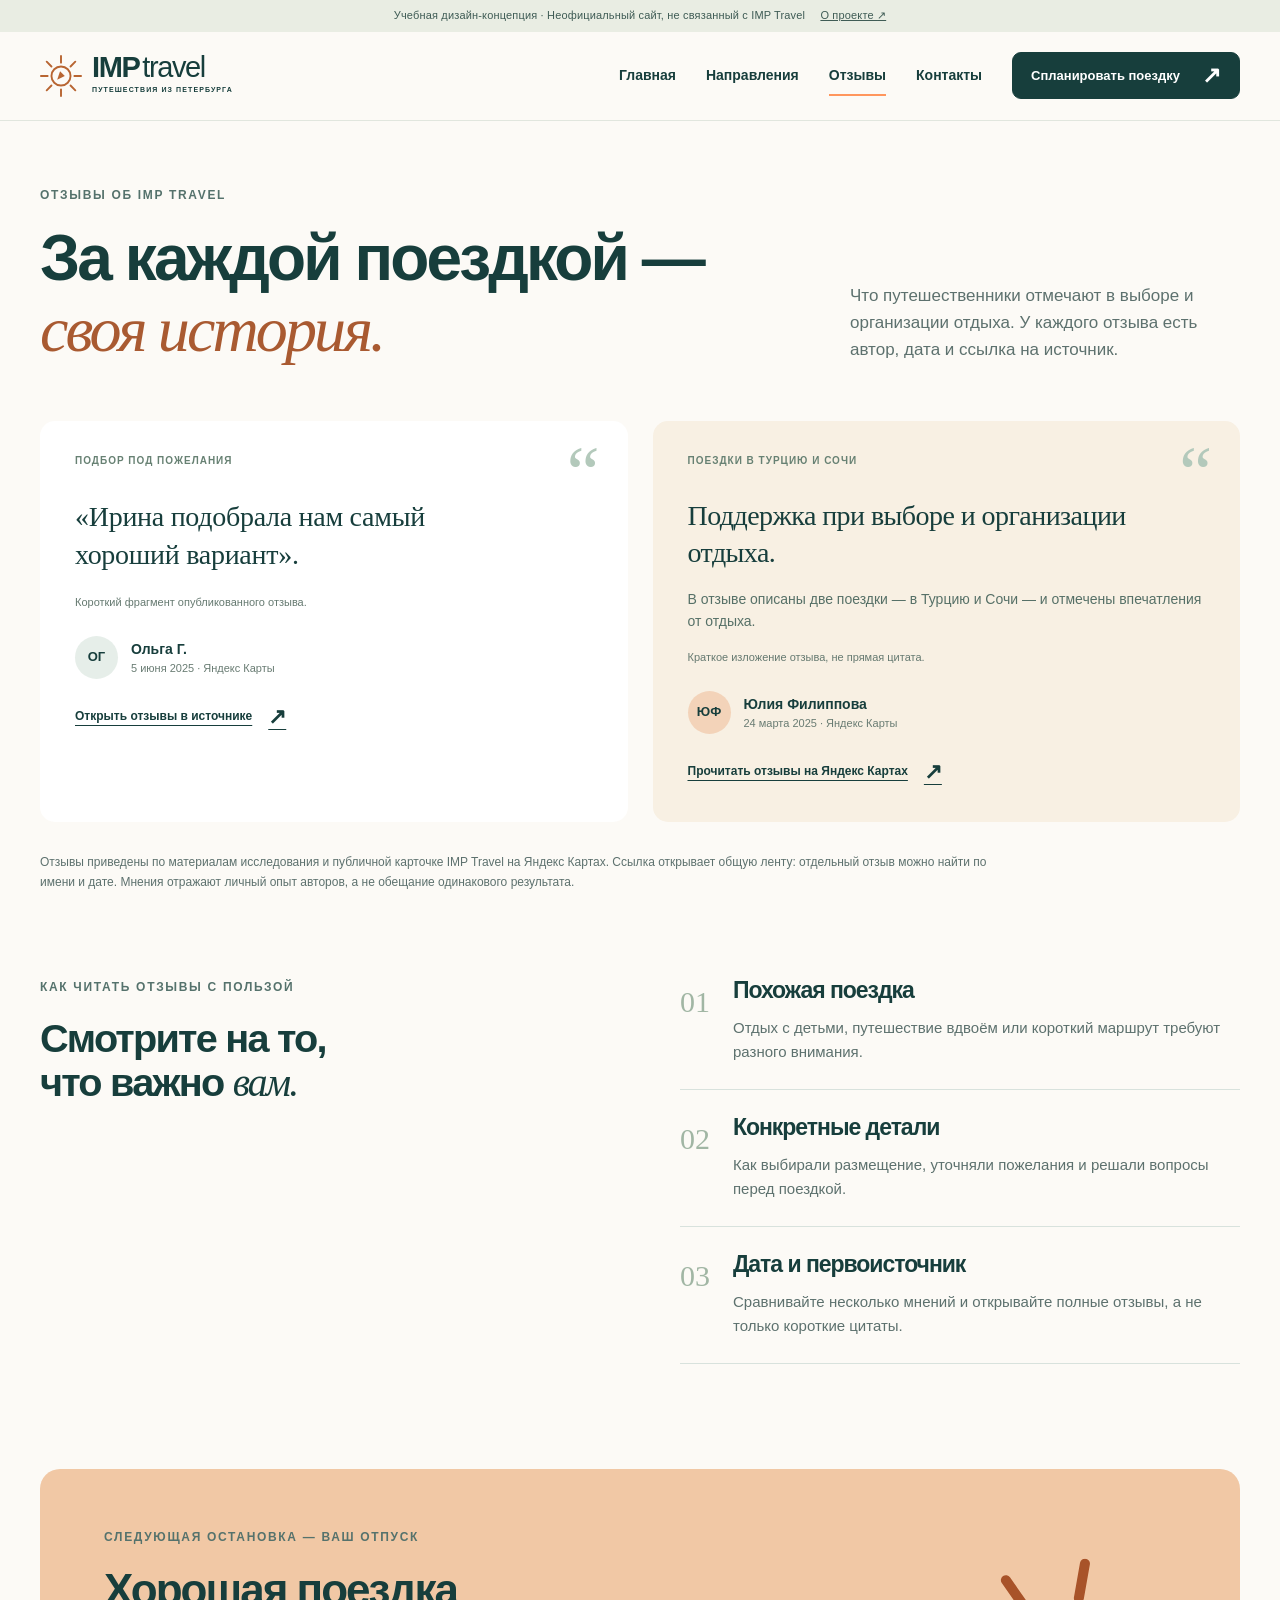
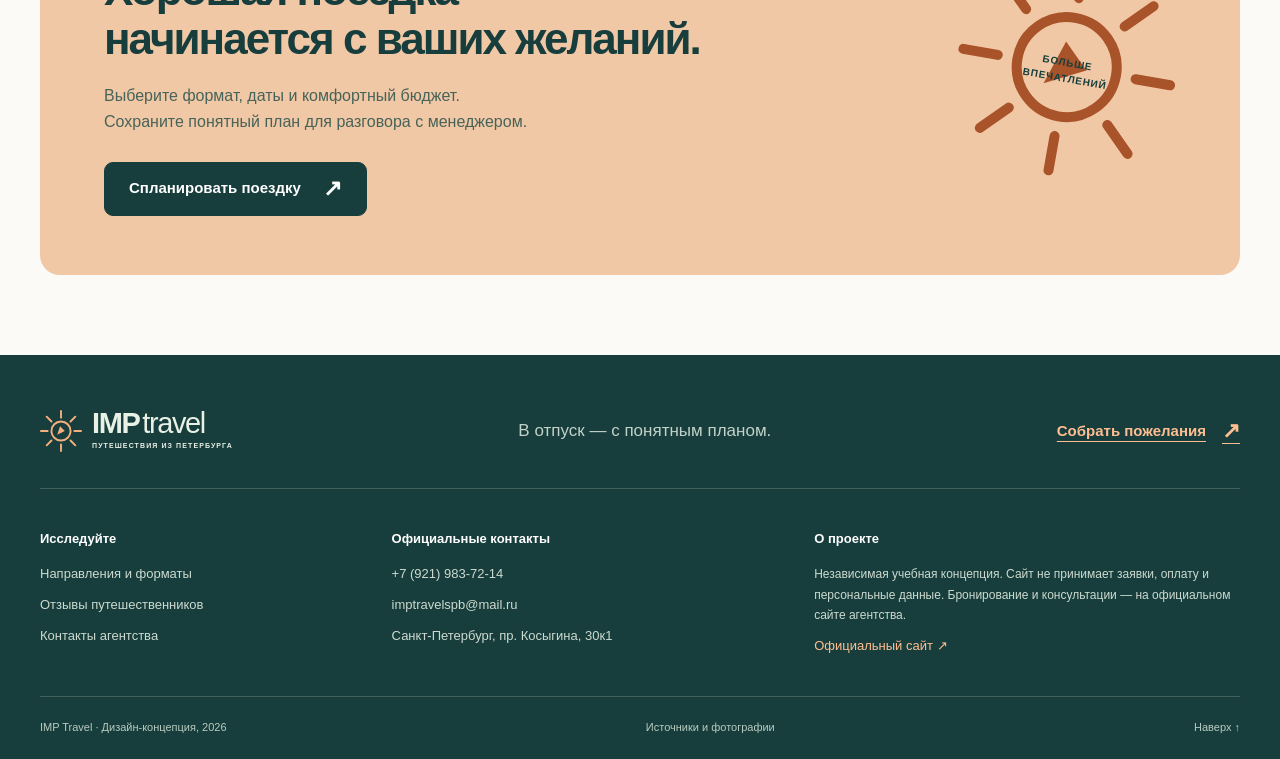
<file: reviews.html>
<!doctype html><html lang="ru"><head><meta charset="utf-8"><meta name="viewport" content="width=device-width,initial-scale=1"><title>Отзывы путешественников | IMP Travel</title><meta name="description" content="Отзывы об IMP Travel с датами, авторами и ссылками на Яндекс Карты. Подсказки, как оценивать опыт путешественников."><link rel="canonical" href="https://wowsilver.github.io/reviews.html"><meta property="og:type" content="website"><meta property="og:url" content="https://wowsilver.github.io/reviews.html"><meta property="og:image" content="https://wowsilver.github.io/assets/coast.jpg"><meta name="theme-color" content="#173e3c"><link rel="icon" href="assets/favicon.svg" type="image/svg+xml"><link rel="stylesheet" href="assets/style.css"><link rel="stylesheet" href="assets/details.css"><script src="assets/destinations.js" defer></script><script src="assets/app.js" defer></script></head><body id="top"><a class="skip" href="#main">Перейти к содержанию</a>
<div class="project-note">Учебная дизайн-концепция · Неофициальный сайт, не связанный с IMP Travel <a href="sources.html">О проекте <span aria-hidden="true">↗</span></a></div>
<header class="header"><div class="nav-wrap"><a class="logo" href="index.html" aria-label="IMP Travel — главная"><svg viewBox="0 0 44 44" fill="none" aria-hidden="true"><circle cx="22" cy="22" r="10" stroke="currentColor" stroke-width="2"/><path d="M22 1v7m0 28v7M1 22h7m28 0h7M7 7l5 5m20 20 5 5M7 37l5-5M32 12l5-5" stroke="currentColor" stroke-width="2" stroke-linecap="round"/><path d="m18 26 3-9 5 5-8 4Z" fill="currentColor"/></svg><span>IMP<span class="logo-light">travel</span><small>ПУТЕШЕСТВИЯ ИЗ ПЕТЕРБУРГА</small></span></a>
<button class="menu-toggle" aria-expanded="false" aria-controls="navigation" aria-label="Открыть меню"><span></span><span></span></button>
<nav id="navigation" class="nav" aria-label="Основная навигация"><a href="index.html">Главная</a><a href="destinations.html">Направления</a><a href="reviews.html" aria-current="page">Отзывы</a><a href="contacts.html">Контакты</a><a class="button button-small nav-cta" href="planner.html">Спланировать поездку <span aria-hidden="true">↗</span></a></nav></div></header><main id="main"><section class="page-intro container"><div><span class="eyebrow">ОТЗЫВЫ ОБ IMP TRAVEL</span><h1>За каждой поездкой —<br> <em>своя история.</em></h1></div><p>Что путешественники отмечают в выборе и организации отдыха. У каждого отзыва есть автор, дата и ссылка на источник.</p></section><section class="container section-topless"><div class="reviews-grid"><article class="review-card"><span class="quote-mark" aria-hidden="true">“</span><span class="review-topic">ПОДБОР ПОД ПОЖЕЛАНИЯ</span><blockquote>«Ирина подобрала нам самый хороший вариант».</blockquote><p class="review-note">Короткий фрагмент опубликованного отзыва.</p><div class="review-author"><span class="avatar">ОГ</span><div><strong>Ольга Г.</strong><span>5 июня 2025 · Яндекс Карты</span></div></div><a class="text-link" href="https://yandex.ru/maps/org/imp_travel/139849014525/reviews/" target="_blank" rel="noopener noreferrer">Открыть отзывы в источнике <span aria-hidden="true">↗</span></a></article>
<article class="review-card review-sand"><span class="quote-mark" aria-hidden="true">“</span><span class="review-topic">ПОЕЗДКИ В ТУРЦИЮ И СОЧИ</span><h3 class="review-summary">Поддержка при выборе и организации отдыха.</h3><p>В отзыве описаны две поездки — в Турцию и Сочи — и отмечены впечатления от отдыха.</p><p class="review-note">Краткое изложение отзыва, не прямая цитата.</p><div class="review-author"><span class="avatar peach">ЮФ</span><div><strong>Юлия Филиппова</strong><span>24 марта 2025 · Яндекс Карты</span></div></div><a class="text-link" href="https://yandex.ru/maps/org/imp_travel/139849014525/reviews/" target="_blank" rel="noopener noreferrer">Прочитать отзывы на Яндекс Картах <span aria-hidden="true">↗</span></a></article></div><p class="catalog-footnote">Отзывы приведены по материалам исследования и публичной карточке IMP Travel на Яндекс Картах. Ссылка открывает общую ленту: отдельный отзыв можно найти по имени и дате. Мнения отражают личный опыт авторов, а не обещание одинакового результата.</p></section><section class="reading-reviews container"><div><span class="eyebrow">КАК ЧИТАТЬ ОТЗЫВЫ С ПОЛЬЗОЙ</span><h2>Смотрите на то,<br> что важно <em>вам.</em></h2></div><ol class="review-checks"><li><span>01</span><div><h3>Похожая поездка</h3><p>Отдых с детьми, путешествие вдвоём или короткий маршрут требуют разного внимания.</p></div></li><li><span>02</span><div><h3>Конкретные детали</h3><p>Как выбирали размещение, уточняли пожелания и решали вопросы перед поездкой.</p></div></li><li><span>03</span><div><h3>Дата и первоисточник</h3><p>Сравнивайте несколько мнений и открывайте полные отзывы, а не только короткие цитаты.</p></div></li></ol></section><section class="cta-section container"><div><span class="eyebrow">СЛЕДУЮЩАЯ ОСТАНОВКА — ВАШ ОТПУСК</span><h2>Хорошая поездка<br> начинается с ваших желаний.</h2><p>Выберите формат, даты и комфортный бюджет.<br> Сохраните понятный план для разговора с менеджером.</p><a class="button" href="planner.html">Спланировать поездку <span aria-hidden="true">↗</span></a></div><div class="sun-stamp" aria-hidden="true"><svg viewBox="0 0 44 44" fill="none" aria-hidden="true"><circle cx="22" cy="22" r="10" stroke="currentColor" stroke-width="2"/><path d="M22 1v7m0 28v7M1 22h7m28 0h7M7 7l5 5m20 20 5 5M7 37l5-5M32 12l5-5" stroke="currentColor" stroke-width="2" stroke-linecap="round"/><path d="m18 26 3-9 5 5-8 4Z" fill="currentColor"/></svg><span>БОЛЬШЕ<br> ВПЕЧАТЛЕНИЙ</span></div></section></main><footer class="footer"><div class="container"><div class="footer-top"><a class="logo" href="index.html"><svg viewBox="0 0 44 44" fill="none" aria-hidden="true"><circle cx="22" cy="22" r="10" stroke="currentColor" stroke-width="2"/><path d="M22 1v7m0 28v7M1 22h7m28 0h7M7 7l5 5m20 20 5 5M7 37l5-5M32 12l5-5" stroke="currentColor" stroke-width="2" stroke-linecap="round"/><path d="m18 26 3-9 5 5-8 4Z" fill="currentColor"/></svg><span>IMP<span class="logo-light">travel</span><small>ПУТЕШЕСТВИЯ ИЗ ПЕТЕРБУРГА</small></span></a><p>В отпуск — с понятным планом.</p><a class="text-link" href="planner.html">Собрать пожелания <span aria-hidden="true">↗</span></a></div>
<div class="footer-links"><div><strong>Исследуйте</strong><a href="destinations.html">Направления и форматы</a><a href="reviews.html">Отзывы путешественников</a><a href="contacts.html">Контакты агентства</a></div><div><strong>Официальные контакты</strong><a href="tel:+79219837214">+7 (921) 983-72-14</a><a href="mailto:imptravelspb@mail.ru">imptravelspb@mail.ru</a><span>Санкт-Петербург, пр. Косыгина, 30к1</span></div><div class="footer-disclosure"><strong>О проекте</strong><p>Независимая учебная концепция. Сайт не принимает заявки, оплату и персональные данные. Бронирование и консультации — на официальном сайте агентства.</p><a href="https://imptravelspb.ru/" target="_blank" rel="noopener noreferrer">Официальный сайт <span aria-hidden="true">↗</span></a></div></div>
<div class="footer-bottom"><span>IMP Travel · Дизайн-концепция, 2026</span><a href="sources.html">Источники и фотографии</a><a href="#top">Наверх ↑</a></div></div></footer><div class="toast" role="status" aria-live="polite"></div></body></html>
</file>
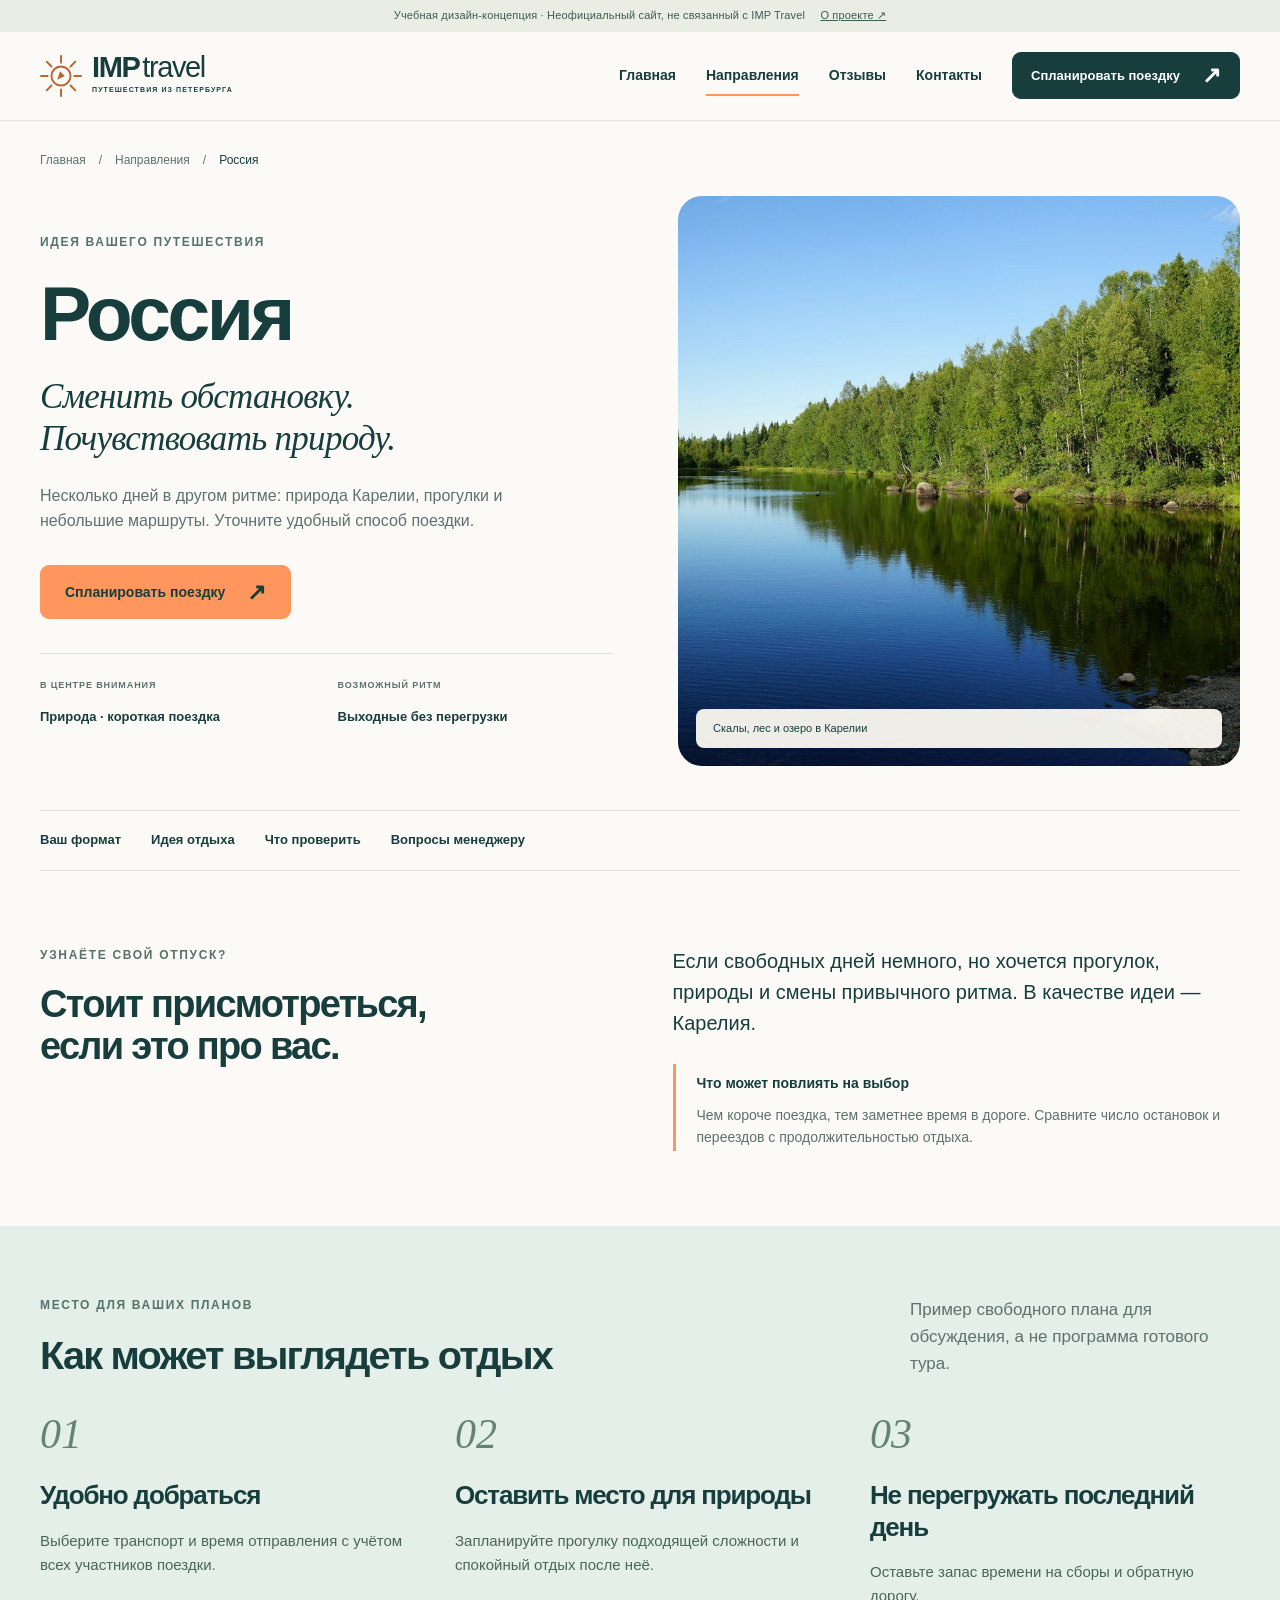
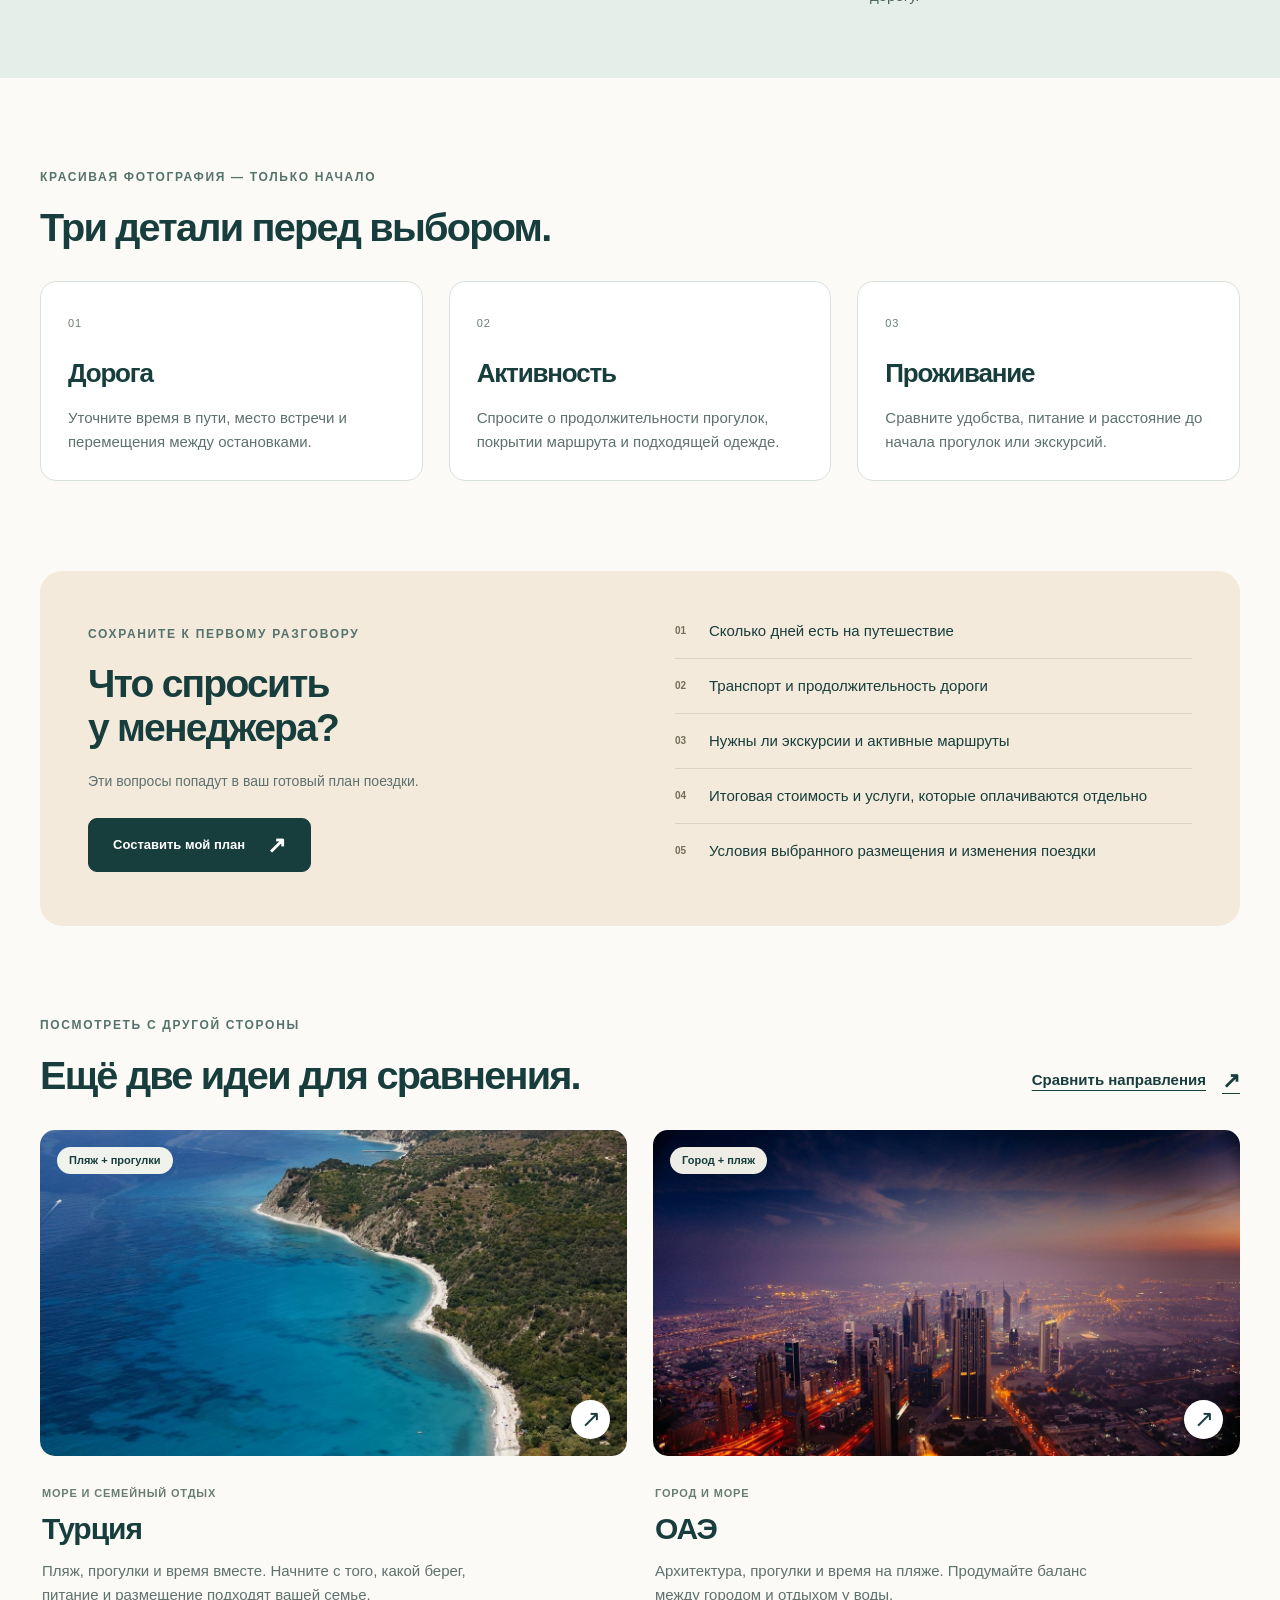
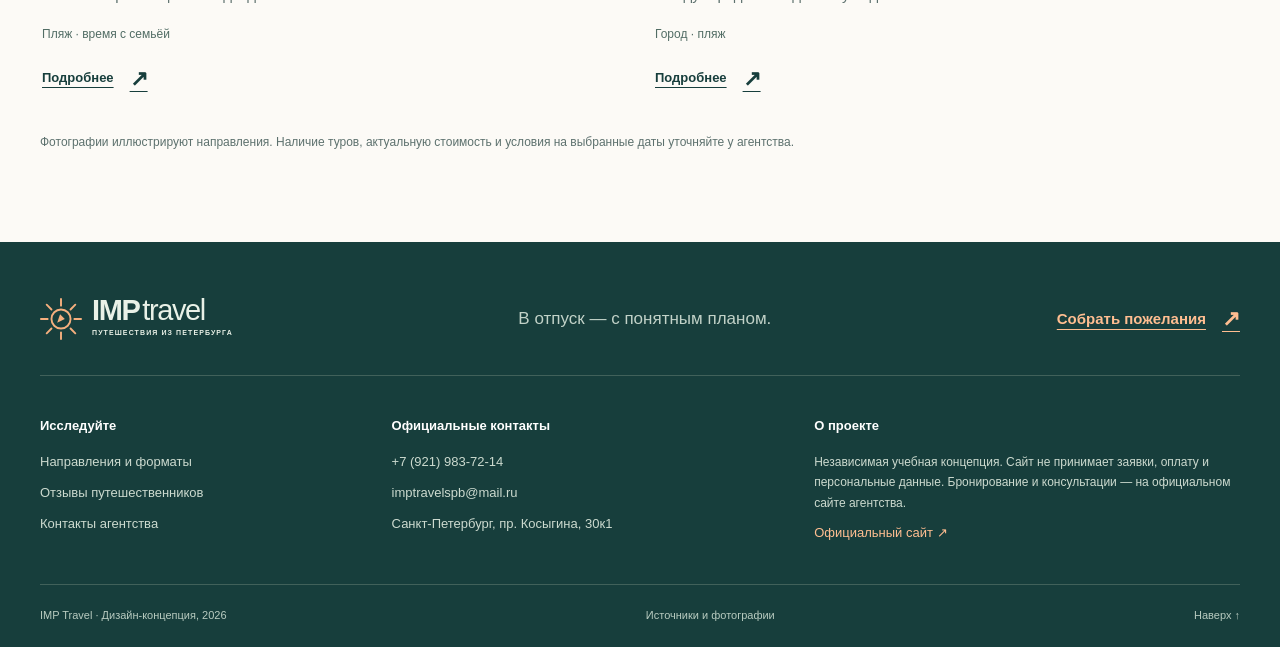
<file: russia.html>
<!doctype html><html lang="ru"><head><meta charset="utf-8"><meta name="viewport" content="width=device-width,initial-scale=1"><title>Россия — идеи и детали поездки | IMP Travel</title><meta name="description" content="Несколько дней в другом ритме: природа Карелии, прогулки и небольшие маршруты. Уточните удобный способ поездки."><link rel="canonical" href="https://wowsilver.github.io/russia.html"><meta property="og:type" content="website"><meta property="og:url" content="https://wowsilver.github.io/russia.html"><meta property="og:image" content="https://wowsilver.github.io/assets/coast.jpg"><meta name="theme-color" content="#173e3c"><link rel="icon" href="assets/favicon.svg" type="image/svg+xml"><link rel="stylesheet" href="assets/style.css"><link rel="stylesheet" href="assets/details.css"><script src="assets/destinations.js" defer></script><script src="assets/app.js" defer></script></head><body id="top"><a class="skip" href="#main">Перейти к содержанию</a>
<div class="project-note">Учебная дизайн-концепция · Неофициальный сайт, не связанный с IMP Travel <a href="sources.html">О проекте <span aria-hidden="true">↗</span></a></div>
<header class="header"><div class="nav-wrap"><a class="logo" href="index.html" aria-label="IMP Travel — главная"><svg viewBox="0 0 44 44" fill="none" aria-hidden="true"><circle cx="22" cy="22" r="10" stroke="currentColor" stroke-width="2"/><path d="M22 1v7m0 28v7M1 22h7m28 0h7M7 7l5 5m20 20 5 5M7 37l5-5M32 12l5-5" stroke="currentColor" stroke-width="2" stroke-linecap="round"/><path d="m18 26 3-9 5 5-8 4Z" fill="currentColor"/></svg><span>IMP<span class="logo-light">travel</span><small>ПУТЕШЕСТВИЯ ИЗ ПЕТЕРБУРГА</small></span></a>
<button class="menu-toggle" aria-expanded="false" aria-controls="navigation" aria-label="Открыть меню"><span></span><span></span></button>
<nav id="navigation" class="nav" aria-label="Основная навигация"><a href="index.html">Главная</a><a href="destinations.html" aria-current="page">Направления</a><a href="reviews.html">Отзывы</a><a href="contacts.html">Контакты</a><a class="button button-small nav-cta" href="planner.html">Спланировать поездку <span aria-hidden="true">↗</span></a></nav></div></header><main id="main"><nav class="breadcrumbs container" aria-label="Хлебные крошки"><a href="index.html">Главная</a><span aria-hidden="true">/</span><a href="destinations.html">Направления</a><span aria-hidden="true">/</span><span aria-current="page">Россия</span></nav>
<section class="guide-hero container"><div class="guide-hero-copy"><span class="eyebrow">ИДЕЯ ВАШЕГО ПУТЕШЕСТВИЯ</span><h1>Россия</h1><p class="guide-headline">Сменить обстановку. Почувствовать природу.</p><p class="guide-description">Несколько дней в другом ритме: природа Карелии, прогулки и небольшие маршруты. Уточните удобный способ поездки.</p><a class="button button-orange" href="planner.html?destination=russia">Спланировать поездку <span aria-hidden="true">↗</span></a><div class="guide-facts"><div><span>В ЦЕНТРЕ ВНИМАНИЯ</span><strong>Природа · короткая поездка</strong></div><div><span>ВОЗМОЖНЫЙ РИТМ</span><strong>Выходные без перегрузки</strong></div></div></div><figure class="guide-photo"><img src="assets/karelia.jpg" alt="Скалы, лес и озеро в Карелии" width="1000" height="1100" fetchpriority="high"><figcaption>Скалы, лес и озеро в Карелии</figcaption></figure></section>
<nav class="guide-nav container" aria-label="На этой странице"><a href="#your-trip">Ваш формат</a><a href="#trip-idea">Идея отдыха</a><a href="#before-trip">Что проверить</a><a href="#trip-questions">Вопросы менеджеру</a></nav>
<section class="guide-fit container" id="your-trip"><div><span class="eyebrow">УЗНАЁТЕ СВОЙ ОТПУСК?</span><h2>Стоит присмотреться,<br> если это про вас.</h2></div><div><p class="lead">Если свободных дней немного, но хочется прогулок, природы и смены привычного ритма. В качестве идеи — Карелия.</p><div class="guide-nuance"><strong>Что может повлиять на выбор</strong><p>Чем короче поездка, тем заметнее время в дороге. Сравните число остановок и переездов с продолжительностью отдыха.</p></div></div></section>
<section class="guide-ideas" id="trip-idea"><div class="container"><div class="section-heading"><div><span class="eyebrow">МЕСТО ДЛЯ ВАШИХ ПЛАНОВ</span><h2>Как может выглядеть отдых</h2></div><p>Пример свободного плана для обсуждения, а не программа готового тура.</p></div><ol class="guide-moments"><li><span>01</span><h3>Удобно добраться</h3><p>Выберите транспорт и время отправления с учётом всех участников поездки.</p></li><li><span>02</span><h3>Оставить место для природы</h3><p>Запланируйте прогулку подходящей сложности и спокойный отдых после неё.</p></li><li><span>03</span><h3>Не перегружать последний день</h3><p>Оставьте запас времени на сборы и обратную дорогу.</p></li></ol></div></section>
<section class="section container" id="before-trip"><div class="section-heading"><div><span class="eyebrow">КРАСИВАЯ ФОТОГРАФИЯ — ТОЛЬКО НАЧАЛО</span><h2>Три детали перед выбором.</h2></div></div><div class="guide-checks"><article><span class="guide-check-number">01</span><h3>Дорога</h3><p>Уточните время в пути, место встречи и перемещения между остановками.</p></article><article><span class="guide-check-number">02</span><h3>Активность</h3><p>Спросите о продолжительности прогулок, покрытии маршрута и подходящей одежде.</p></article><article><span class="guide-check-number">03</span><h3>Проживание</h3><p>Сравните удобства, питание и расстояние до начала прогулок или экскурсий.</p></article></div></section>
<section class="guide-questions container" id="trip-questions"><div><span class="eyebrow">СОХРАНИТЕ К ПЕРВОМУ РАЗГОВОРУ</span><h2>Что спросить<br> у менеджера?</h2><p>Эти вопросы попадут в ваш готовый план поездки.</p><a class="button" href="planner.html?destination=russia">Составить мой план <span aria-hidden="true">↗</span></a></div><div><ul class="question-list"><li>Сколько дней есть на путешествие</li><li>Транспорт и продолжительность дороги</li><li>Нужны ли экскурсии и активные маршруты</li><li>Итоговая стоимость и услуги, которые оплачиваются отдельно</li><li>Условия выбранного размещения и изменения поездки</li></ul></div></section>
<section class="section container"><div class="section-heading"><div><span class="eyebrow">ПОСМОТРЕТЬ С ДРУГОЙ СТОРОНЫ</span><h2>Ещё две идеи для сравнения.</h2></div><a class="text-link" href="destinations.html">Сравнить направления <span aria-hidden="true">↗</span></a></div><div class="destination-grid related-grid"><article class="destination-card" data-destination="turkey" data-formats="family couple"><a class="card-photo" href="turkey.html" aria-label="Подробнее о направлении: Турция"><img src="assets/coast.jpg" alt="Бирюзовая бухта Олюдениз в Турции" width="800" height="600" loading="lazy"><span class="photo-tag">Пляж + прогулки</span><span class="circle-arrow"><span aria-hidden="true">↗</span></span></a><div class="card-body"><span class="card-kicker">Море и семейный отдых</span><h3><a href="turkey.html">Турция</a></h3><p>Пляж, прогулки и время вместе. Начните с того, какой берег, питание и размещение подходят вашей семье.</p><div class="card-facts"><span>Пляж · время с семьёй</span></div><div class="card-actions"><a class="text-link" href="turkey.html">Подробнее <span aria-hidden="true">↗</span></a></div></div></article><article class="destination-card" data-destination="uae" data-formats="couple short"><a class="card-photo" href="uae.html" aria-label="Подробнее о направлении: ОАЭ"><img src="assets/dubai.jpg" alt="Панорама Дубая в лучах низкого солнца" width="800" height="600" loading="lazy"><span class="photo-tag">Город + пляж</span><span class="circle-arrow"><span aria-hidden="true">↗</span></span></a><div class="card-body"><span class="card-kicker">Город и море</span><h3><a href="uae.html">ОАЭ</a></h3><p>Архитектура, прогулки и время на пляже. Продумайте баланс между городом и отдыхом у воды.</p><div class="card-facts"><span>Город · пляж</span></div><div class="card-actions"><a class="text-link" href="uae.html">Подробнее <span aria-hidden="true">↗</span></a></div></div></article></div><p class="catalog-footnote">Фотографии иллюстрируют направления. Наличие туров, актуальную стоимость и условия на выбранные даты уточняйте у агентства.</p></section></main><footer class="footer"><div class="container"><div class="footer-top"><a class="logo" href="index.html"><svg viewBox="0 0 44 44" fill="none" aria-hidden="true"><circle cx="22" cy="22" r="10" stroke="currentColor" stroke-width="2"/><path d="M22 1v7m0 28v7M1 22h7m28 0h7M7 7l5 5m20 20 5 5M7 37l5-5M32 12l5-5" stroke="currentColor" stroke-width="2" stroke-linecap="round"/><path d="m18 26 3-9 5 5-8 4Z" fill="currentColor"/></svg><span>IMP<span class="logo-light">travel</span><small>ПУТЕШЕСТВИЯ ИЗ ПЕТЕРБУРГА</small></span></a><p>В отпуск — с понятным планом.</p><a class="text-link" href="planner.html">Собрать пожелания <span aria-hidden="true">↗</span></a></div>
<div class="footer-links"><div><strong>Исследуйте</strong><a href="destinations.html">Направления и форматы</a><a href="reviews.html">Отзывы путешественников</a><a href="contacts.html">Контакты агентства</a></div><div><strong>Официальные контакты</strong><a href="tel:+79219837214">+7 (921) 983-72-14</a><a href="mailto:imptravelspb@mail.ru">imptravelspb@mail.ru</a><span>Санкт-Петербург, пр. Косыгина, 30к1</span></div><div class="footer-disclosure"><strong>О проекте</strong><p>Независимая учебная концепция. Сайт не принимает заявки, оплату и персональные данные. Бронирование и консультации — на официальном сайте агентства.</p><a href="https://imptravelspb.ru/" target="_blank" rel="noopener noreferrer">Официальный сайт <span aria-hidden="true">↗</span></a></div></div>
<div class="footer-bottom"><span>IMP Travel · Дизайн-концепция, 2026</span><a href="sources.html">Источники и фотографии</a><a href="#top">Наверх ↑</a></div></div></footer><div class="toast" role="status" aria-live="polite"></div></body></html>
</file>
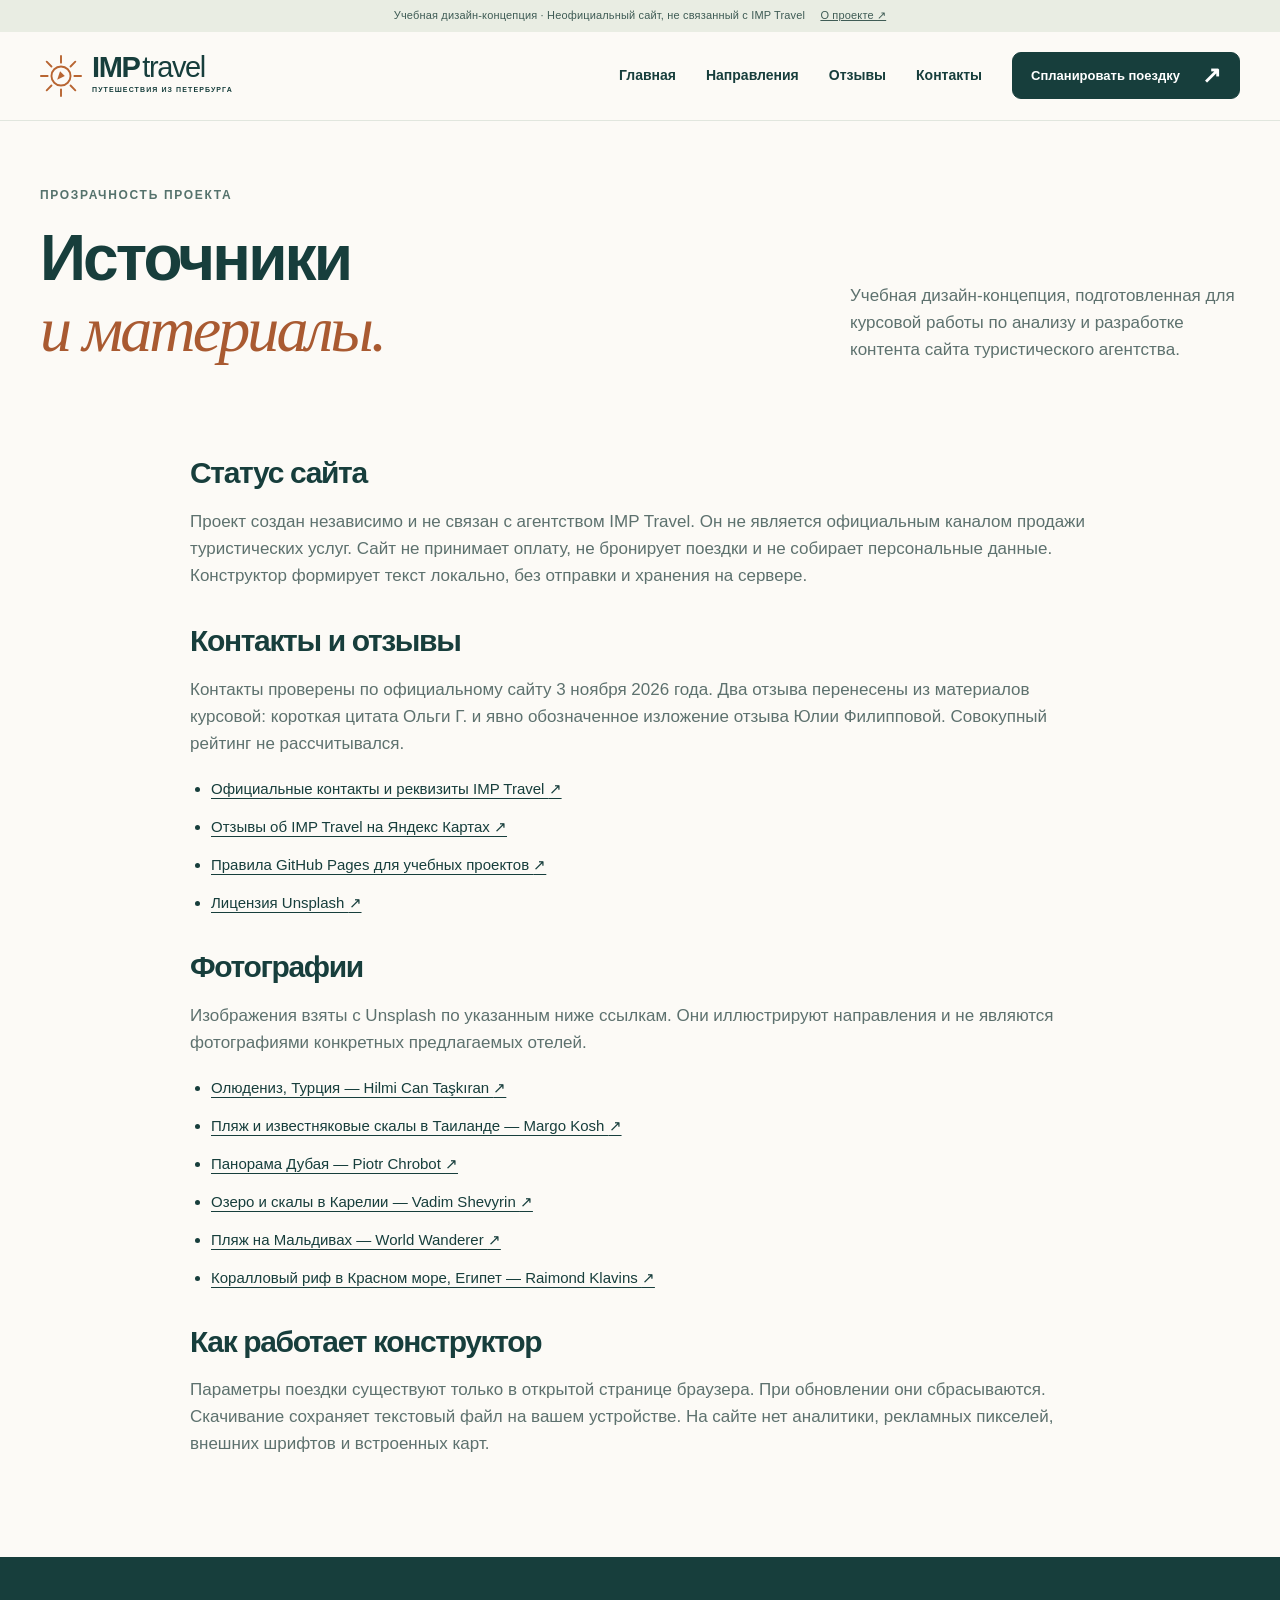
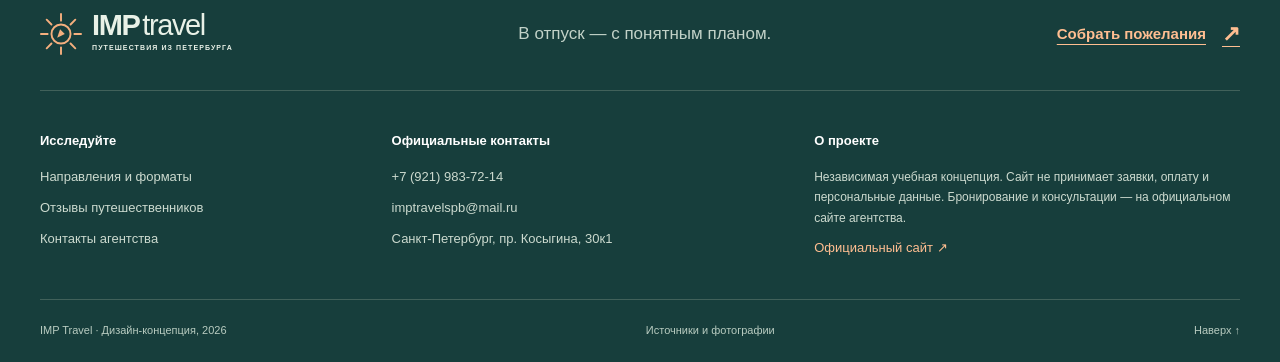
<file: sources.html>
<!doctype html><html lang="ru"><head><meta charset="utf-8"><meta name="viewport" content="width=device-width,initial-scale=1"><title>О проекте и источниках | IMP Travel</title><meta name="description" content="Назначение учебной дизайн-концепции IMP Travel, источники контактов, отзывов и фотографий."><link rel="canonical" href="https://wowsilver.github.io/sources.html"><meta property="og:type" content="website"><meta property="og:url" content="https://wowsilver.github.io/sources.html"><meta property="og:image" content="https://wowsilver.github.io/assets/coast.jpg"><meta name="theme-color" content="#173e3c"><link rel="icon" href="assets/favicon.svg" type="image/svg+xml"><link rel="stylesheet" href="assets/style.css"><link rel="stylesheet" href="assets/details.css"><script src="assets/destinations.js" defer></script><script src="assets/app.js" defer></script></head><body id="top"><a class="skip" href="#main">Перейти к содержанию</a>
<div class="project-note">Учебная дизайн-концепция · Неофициальный сайт, не связанный с IMP Travel <a href="sources.html">О проекте <span aria-hidden="true">↗</span></a></div>
<header class="header"><div class="nav-wrap"><a class="logo" href="index.html" aria-label="IMP Travel — главная"><svg viewBox="0 0 44 44" fill="none" aria-hidden="true"><circle cx="22" cy="22" r="10" stroke="currentColor" stroke-width="2"/><path d="M22 1v7m0 28v7M1 22h7m28 0h7M7 7l5 5m20 20 5 5M7 37l5-5M32 12l5-5" stroke="currentColor" stroke-width="2" stroke-linecap="round"/><path d="m18 26 3-9 5 5-8 4Z" fill="currentColor"/></svg><span>IMP<span class="logo-light">travel</span><small>ПУТЕШЕСТВИЯ ИЗ ПЕТЕРБУРГА</small></span></a>
<button class="menu-toggle" aria-expanded="false" aria-controls="navigation" aria-label="Открыть меню"><span></span><span></span></button>
<nav id="navigation" class="nav" aria-label="Основная навигация"><a href="index.html">Главная</a><a href="destinations.html">Направления</a><a href="reviews.html">Отзывы</a><a href="contacts.html">Контакты</a><a class="button button-small nav-cta" href="planner.html">Спланировать поездку <span aria-hidden="true">↗</span></a></nav></div></header><main id="main"><section class="page-intro container"><div><span class="eyebrow">ПРОЗРАЧНОСТЬ ПРОЕКТА</span><h1>Источники<br> <em>и материалы.</em></h1></div><p>Учебная дизайн-концепция, подготовленная для курсовой работы по анализу и разработке контента сайта туристического агентства.</p></section><section class="container prose-section"><h2>Статус сайта</h2><p>Проект создан независимо и не связан с агентством IMP Travel. Он не является официальным каналом продажи туристических услуг. Сайт не принимает оплату, не бронирует поездки и не собирает персональные данные. Конструктор формирует текст локально, без отправки и хранения на сервере.</p><h2>Контакты и отзывы</h2><p>Контакты проверены по официальному сайту 3 ноября 2026 года. Два отзыва перенесены из материалов курсовой: короткая цитата Ольги Г. и явно обозначенное изложение отзыва Юлии Филипповой. Совокупный рейтинг не рассчитывался.</p><ul class="source-list"><li><a href="https://imptravelspb.ru/o-kompanii/kontakty" target="_blank" rel="noopener noreferrer">Официальные контакты и реквизиты IMP Travel <span aria-hidden="true">↗</span></a></li><li><a href="https://yandex.ru/maps/org/imp_travel/139849014525/reviews/" target="_blank" rel="noopener noreferrer">Отзывы об IMP Travel на Яндекс Картах <span aria-hidden="true">↗</span></a></li><li><a href="https://docs.github.com/en/pages/getting-started-with-github-pages/github-pages-limits" target="_blank" rel="noopener noreferrer">Правила GitHub Pages для учебных проектов <span aria-hidden="true">↗</span></a></li><li><a href="https://unsplash.com/license" target="_blank" rel="noopener noreferrer">Лицензия Unsplash <span aria-hidden="true">↗</span></a></li></ul><h2>Фотографии</h2><p>Изображения взяты с Unsplash по указанным ниже ссылкам. Они иллюстрируют направления и не являются фотографиями конкретных предлагаемых отелей.</p><ul class="source-list"><li><a href="https://unsplash.com/photos/a-beautiful-blue-lake-surrounded-by-trees-and-mountains-k4bSibOhR74" target="_blank" rel="noopener noreferrer">Олюдениз, Турция — Hilmi Can Taşkıran <span aria-hidden="true">↗</span></a></li><li><a href="https://unsplash.com/photos/a-beach-with-a-rock-formation-and-clear-blue-water-1QUUFuOsRk4" target="_blank" rel="noopener noreferrer">Пляж и известняковые скалы в Таиланде — Margo Kosh <span aria-hidden="true">↗</span></a></li><li><a href="https://unsplash.com/photos/dubai-skyline-at-low-sun-6oUsyeYXgTg" target="_blank" rel="noopener noreferrer">Панорама Дубая — Piotr Chrobot <span aria-hidden="true">↗</span></a></li><li><a href="https://unsplash.com/photos/a-body-of-water-surrounded-by-trees-and-rocks-0oRLcOnIwYI" target="_blank" rel="noopener noreferrer">Озеро и скалы в Карелии — Vadim Shevyrin <span aria-hidden="true">↗</span></a></li><li><a href="https://unsplash.com/photos/a-sandy-beach-with-palm-trees-and-clear-blue-water-Y0TnIJF3TQE" target="_blank" rel="noopener noreferrer">Пляж на Мальдивах — World Wanderer <span aria-hidden="true">↗</span></a></li><li><a href="https://unsplash.com/photos/a-coral-reef-under-water-da0iUZVn9bs" target="_blank" rel="noopener noreferrer">Коралловый риф в Красном море, Египет — Raimond Klavins <span aria-hidden="true">↗</span></a></li></ul><h2>Как работает конструктор</h2><p>Параметры поездки существуют только в открытой странице браузера. При обновлении они сбрасываются. Скачивание сохраняет текстовый файл на вашем устройстве. На сайте нет аналитики, рекламных пикселей, внешних шрифтов и встроенных карт.</p></section></main><footer class="footer"><div class="container"><div class="footer-top"><a class="logo" href="index.html"><svg viewBox="0 0 44 44" fill="none" aria-hidden="true"><circle cx="22" cy="22" r="10" stroke="currentColor" stroke-width="2"/><path d="M22 1v7m0 28v7M1 22h7m28 0h7M7 7l5 5m20 20 5 5M7 37l5-5M32 12l5-5" stroke="currentColor" stroke-width="2" stroke-linecap="round"/><path d="m18 26 3-9 5 5-8 4Z" fill="currentColor"/></svg><span>IMP<span class="logo-light">travel</span><small>ПУТЕШЕСТВИЯ ИЗ ПЕТЕРБУРГА</small></span></a><p>В отпуск — с понятным планом.</p><a class="text-link" href="planner.html">Собрать пожелания <span aria-hidden="true">↗</span></a></div>
<div class="footer-links"><div><strong>Исследуйте</strong><a href="destinations.html">Направления и форматы</a><a href="reviews.html">Отзывы путешественников</a><a href="contacts.html">Контакты агентства</a></div><div><strong>Официальные контакты</strong><a href="tel:+79219837214">+7 (921) 983-72-14</a><a href="mailto:imptravelspb@mail.ru">imptravelspb@mail.ru</a><span>Санкт-Петербург, пр. Косыгина, 30к1</span></div><div class="footer-disclosure"><strong>О проекте</strong><p>Независимая учебная концепция. Сайт не принимает заявки, оплату и персональные данные. Бронирование и консультации — на официальном сайте агентства.</p><a href="https://imptravelspb.ru/" target="_blank" rel="noopener noreferrer">Официальный сайт <span aria-hidden="true">↗</span></a></div></div>
<div class="footer-bottom"><span>IMP Travel · Дизайн-концепция, 2026</span><a href="sources.html">Источники и фотографии</a><a href="#top">Наверх ↑</a></div></div></footer><div class="toast" role="status" aria-live="polite"></div></body></html>
</file>
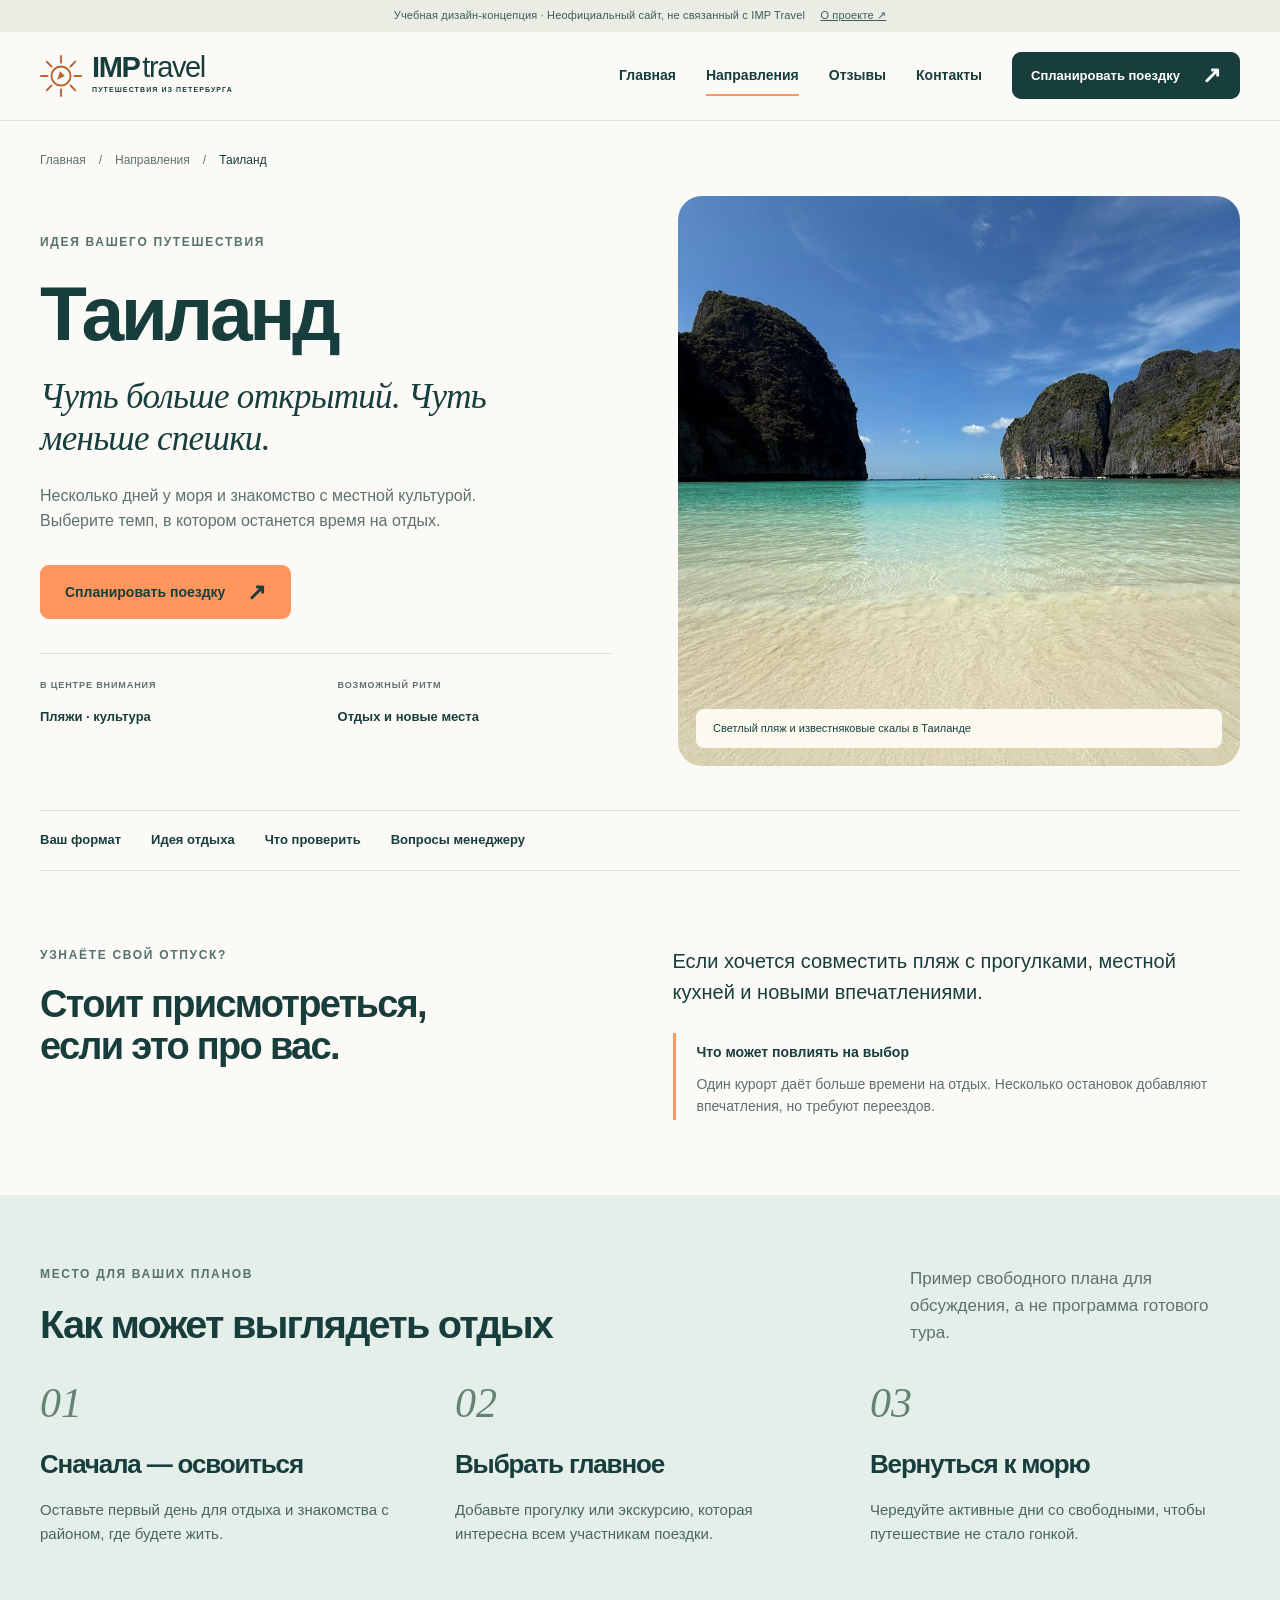
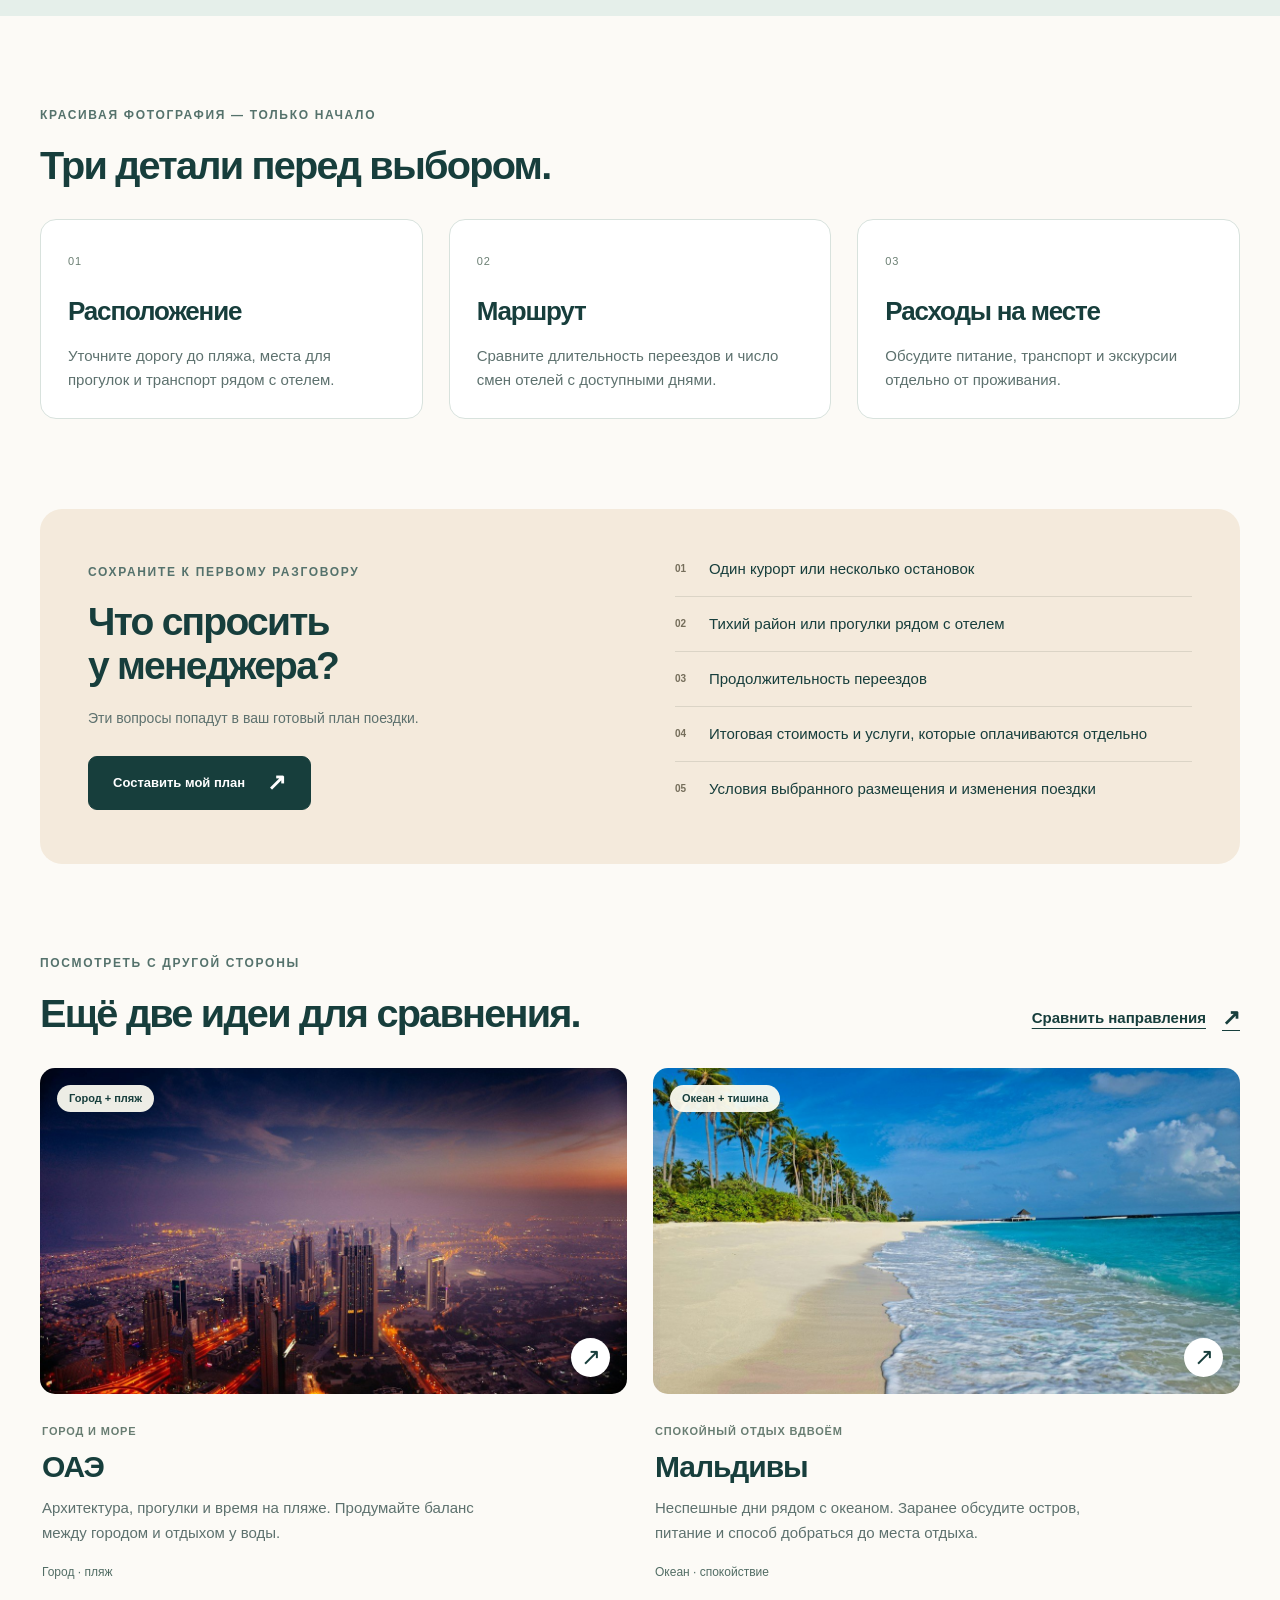
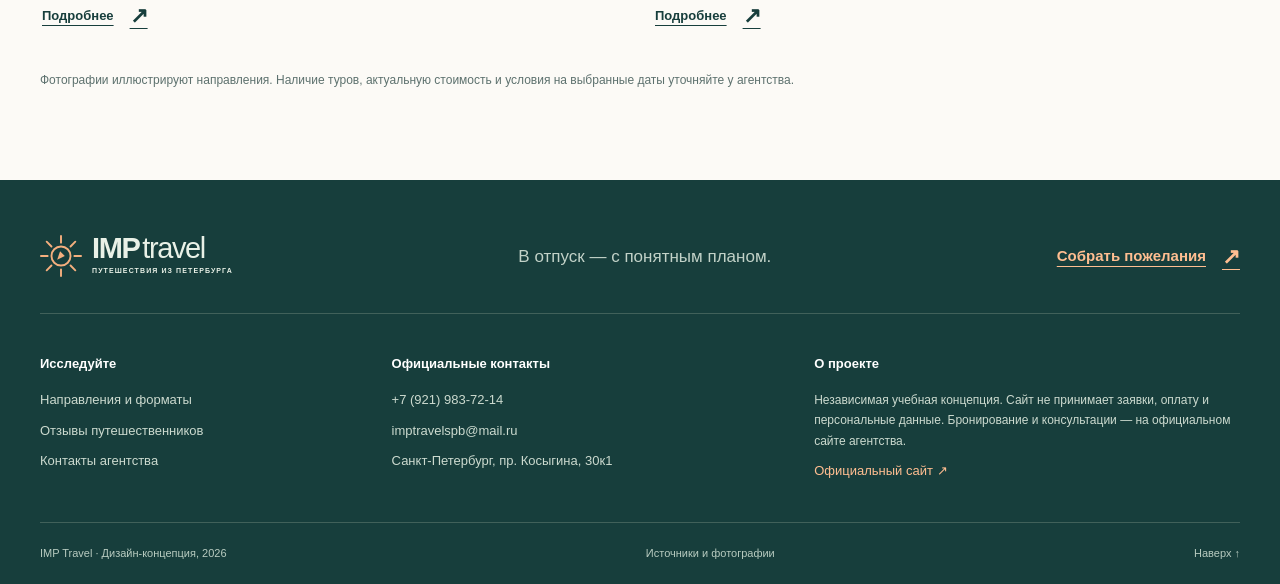
<file: thailand.html>
<!doctype html><html lang="ru"><head><meta charset="utf-8"><meta name="viewport" content="width=device-width,initial-scale=1"><title>Таиланд — идеи и детали поездки | IMP Travel</title><meta name="description" content="Несколько дней у моря и знакомство с местной культурой. Выберите темп, в котором останется время на отдых."><link rel="canonical" href="https://wowsilver.github.io/thailand.html"><meta property="og:type" content="website"><meta property="og:url" content="https://wowsilver.github.io/thailand.html"><meta property="og:image" content="https://wowsilver.github.io/assets/coast.jpg"><meta name="theme-color" content="#173e3c"><link rel="icon" href="assets/favicon.svg" type="image/svg+xml"><link rel="stylesheet" href="assets/style.css"><link rel="stylesheet" href="assets/details.css"><script src="assets/destinations.js" defer></script><script src="assets/app.js" defer></script></head><body id="top"><a class="skip" href="#main">Перейти к содержанию</a>
<div class="project-note">Учебная дизайн-концепция · Неофициальный сайт, не связанный с IMP Travel <a href="sources.html">О проекте <span aria-hidden="true">↗</span></a></div>
<header class="header"><div class="nav-wrap"><a class="logo" href="index.html" aria-label="IMP Travel — главная"><svg viewBox="0 0 44 44" fill="none" aria-hidden="true"><circle cx="22" cy="22" r="10" stroke="currentColor" stroke-width="2"/><path d="M22 1v7m0 28v7M1 22h7m28 0h7M7 7l5 5m20 20 5 5M7 37l5-5M32 12l5-5" stroke="currentColor" stroke-width="2" stroke-linecap="round"/><path d="m18 26 3-9 5 5-8 4Z" fill="currentColor"/></svg><span>IMP<span class="logo-light">travel</span><small>ПУТЕШЕСТВИЯ ИЗ ПЕТЕРБУРГА</small></span></a>
<button class="menu-toggle" aria-expanded="false" aria-controls="navigation" aria-label="Открыть меню"><span></span><span></span></button>
<nav id="navigation" class="nav" aria-label="Основная навигация"><a href="index.html">Главная</a><a href="destinations.html" aria-current="page">Направления</a><a href="reviews.html">Отзывы</a><a href="contacts.html">Контакты</a><a class="button button-small nav-cta" href="planner.html">Спланировать поездку <span aria-hidden="true">↗</span></a></nav></div></header><main id="main"><nav class="breadcrumbs container" aria-label="Хлебные крошки"><a href="index.html">Главная</a><span aria-hidden="true">/</span><a href="destinations.html">Направления</a><span aria-hidden="true">/</span><span aria-current="page">Таиланд</span></nav>
<section class="guide-hero container"><div class="guide-hero-copy"><span class="eyebrow">ИДЕЯ ВАШЕГО ПУТЕШЕСТВИЯ</span><h1>Таиланд</h1><p class="guide-headline">Чуть больше открытий. Чуть меньше спешки.</p><p class="guide-description">Несколько дней у моря и знакомство с местной культурой. Выберите темп, в котором останется время на отдых.</p><a class="button button-orange" href="planner.html?destination=thailand">Спланировать поездку <span aria-hidden="true">↗</span></a><div class="guide-facts"><div><span>В ЦЕНТРЕ ВНИМАНИЯ</span><strong>Пляжи · культура</strong></div><div><span>ВОЗМОЖНЫЙ РИТМ</span><strong>Отдых и новые места</strong></div></div></div><figure class="guide-photo"><img src="assets/thailand.jpg" alt="Светлый пляж и известняковые скалы в Таиланде" width="1000" height="1100" fetchpriority="high"><figcaption>Светлый пляж и известняковые скалы в Таиланде</figcaption></figure></section>
<nav class="guide-nav container" aria-label="На этой странице"><a href="#your-trip">Ваш формат</a><a href="#trip-idea">Идея отдыха</a><a href="#before-trip">Что проверить</a><a href="#trip-questions">Вопросы менеджеру</a></nav>
<section class="guide-fit container" id="your-trip"><div><span class="eyebrow">УЗНАЁТЕ СВОЙ ОТПУСК?</span><h2>Стоит присмотреться,<br> если это про вас.</h2></div><div><p class="lead">Если хочется совместить пляж с прогулками, местной кухней и новыми впечатлениями.</p><div class="guide-nuance"><strong>Что может повлиять на выбор</strong><p>Один курорт даёт больше времени на отдых. Несколько остановок добавляют впечатления, но требуют переездов.</p></div></div></section>
<section class="guide-ideas" id="trip-idea"><div class="container"><div class="section-heading"><div><span class="eyebrow">МЕСТО ДЛЯ ВАШИХ ПЛАНОВ</span><h2>Как может выглядеть отдых</h2></div><p>Пример свободного плана для обсуждения, а не программа готового тура.</p></div><ol class="guide-moments"><li><span>01</span><h3>Сначала — освоиться</h3><p>Оставьте первый день для отдыха и знакомства с районом, где будете жить.</p></li><li><span>02</span><h3>Выбрать главное</h3><p>Добавьте прогулку или экскурсию, которая интересна всем участникам поездки.</p></li><li><span>03</span><h3>Вернуться к морю</h3><p>Чередуйте активные дни со свободными, чтобы путешествие не стало гонкой.</p></li></ol></div></section>
<section class="section container" id="before-trip"><div class="section-heading"><div><span class="eyebrow">КРАСИВАЯ ФОТОГРАФИЯ — ТОЛЬКО НАЧАЛО</span><h2>Три детали перед выбором.</h2></div></div><div class="guide-checks"><article><span class="guide-check-number">01</span><h3>Расположение</h3><p>Уточните дорогу до пляжа, места для прогулок и транспорт рядом с отелем.</p></article><article><span class="guide-check-number">02</span><h3>Маршрут</h3><p>Сравните длительность переездов и число смен отелей с доступными днями.</p></article><article><span class="guide-check-number">03</span><h3>Расходы на месте</h3><p>Обсудите питание, транспорт и экскурсии отдельно от проживания.</p></article></div></section>
<section class="guide-questions container" id="trip-questions"><div><span class="eyebrow">СОХРАНИТЕ К ПЕРВОМУ РАЗГОВОРУ</span><h2>Что спросить<br> у менеджера?</h2><p>Эти вопросы попадут в ваш готовый план поездки.</p><a class="button" href="planner.html?destination=thailand">Составить мой план <span aria-hidden="true">↗</span></a></div><div><ul class="question-list"><li>Один курорт или несколько остановок</li><li>Тихий район или прогулки рядом с отелем</li><li>Продолжительность переездов</li><li>Итоговая стоимость и услуги, которые оплачиваются отдельно</li><li>Условия выбранного размещения и изменения поездки</li></ul></div></section>
<section class="section container"><div class="section-heading"><div><span class="eyebrow">ПОСМОТРЕТЬ С ДРУГОЙ СТОРОНЫ</span><h2>Ещё две идеи для сравнения.</h2></div><a class="text-link" href="destinations.html">Сравнить направления <span aria-hidden="true">↗</span></a></div><div class="destination-grid related-grid"><article class="destination-card" data-destination="uae" data-formats="couple short"><a class="card-photo" href="uae.html" aria-label="Подробнее о направлении: ОАЭ"><img src="assets/dubai.jpg" alt="Панорама Дубая в лучах низкого солнца" width="800" height="600" loading="lazy"><span class="photo-tag">Город + пляж</span><span class="circle-arrow"><span aria-hidden="true">↗</span></span></a><div class="card-body"><span class="card-kicker">Город и море</span><h3><a href="uae.html">ОАЭ</a></h3><p>Архитектура, прогулки и время на пляже. Продумайте баланс между городом и отдыхом у воды.</p><div class="card-facts"><span>Город · пляж</span></div><div class="card-actions"><a class="text-link" href="uae.html">Подробнее <span aria-hidden="true">↗</span></a></div></div></article><article class="destination-card" data-destination="maldives" data-formats="couple"><a class="card-photo" href="maldives.html" aria-label="Подробнее о направлении: Мальдивы"><img src="assets/maldives.jpg" alt="Пальмы и светлый пляж на Мальдивах" width="800" height="600" loading="lazy"><span class="photo-tag">Океан + тишина</span><span class="circle-arrow"><span aria-hidden="true">↗</span></span></a><div class="card-body"><span class="card-kicker">Спокойный отдых вдвоём</span><h3><a href="maldives.html">Мальдивы</a></h3><p>Неспешные дни рядом с океаном. Заранее обсудите остров, питание и способ добраться до места отдыха.</p><div class="card-facts"><span>Океан · спокойствие</span></div><div class="card-actions"><a class="text-link" href="maldives.html">Подробнее <span aria-hidden="true">↗</span></a></div></div></article></div><p class="catalog-footnote">Фотографии иллюстрируют направления. Наличие туров, актуальную стоимость и условия на выбранные даты уточняйте у агентства.</p></section></main><footer class="footer"><div class="container"><div class="footer-top"><a class="logo" href="index.html"><svg viewBox="0 0 44 44" fill="none" aria-hidden="true"><circle cx="22" cy="22" r="10" stroke="currentColor" stroke-width="2"/><path d="M22 1v7m0 28v7M1 22h7m28 0h7M7 7l5 5m20 20 5 5M7 37l5-5M32 12l5-5" stroke="currentColor" stroke-width="2" stroke-linecap="round"/><path d="m18 26 3-9 5 5-8 4Z" fill="currentColor"/></svg><span>IMP<span class="logo-light">travel</span><small>ПУТЕШЕСТВИЯ ИЗ ПЕТЕРБУРГА</small></span></a><p>В отпуск — с понятным планом.</p><a class="text-link" href="planner.html">Собрать пожелания <span aria-hidden="true">↗</span></a></div>
<div class="footer-links"><div><strong>Исследуйте</strong><a href="destinations.html">Направления и форматы</a><a href="reviews.html">Отзывы путешественников</a><a href="contacts.html">Контакты агентства</a></div><div><strong>Официальные контакты</strong><a href="tel:+79219837214">+7 (921) 983-72-14</a><a href="mailto:imptravelspb@mail.ru">imptravelspb@mail.ru</a><span>Санкт-Петербург, пр. Косыгина, 30к1</span></div><div class="footer-disclosure"><strong>О проекте</strong><p>Независимая учебная концепция. Сайт не принимает заявки, оплату и персональные данные. Бронирование и консультации — на официальном сайте агентства.</p><a href="https://imptravelspb.ru/" target="_blank" rel="noopener noreferrer">Официальный сайт <span aria-hidden="true">↗</span></a></div></div>
<div class="footer-bottom"><span>IMP Travel · Дизайн-концепция, 2026</span><a href="sources.html">Источники и фотографии</a><a href="#top">Наверх ↑</a></div></div></footer><div class="toast" role="status" aria-live="polite"></div></body></html>
</file>
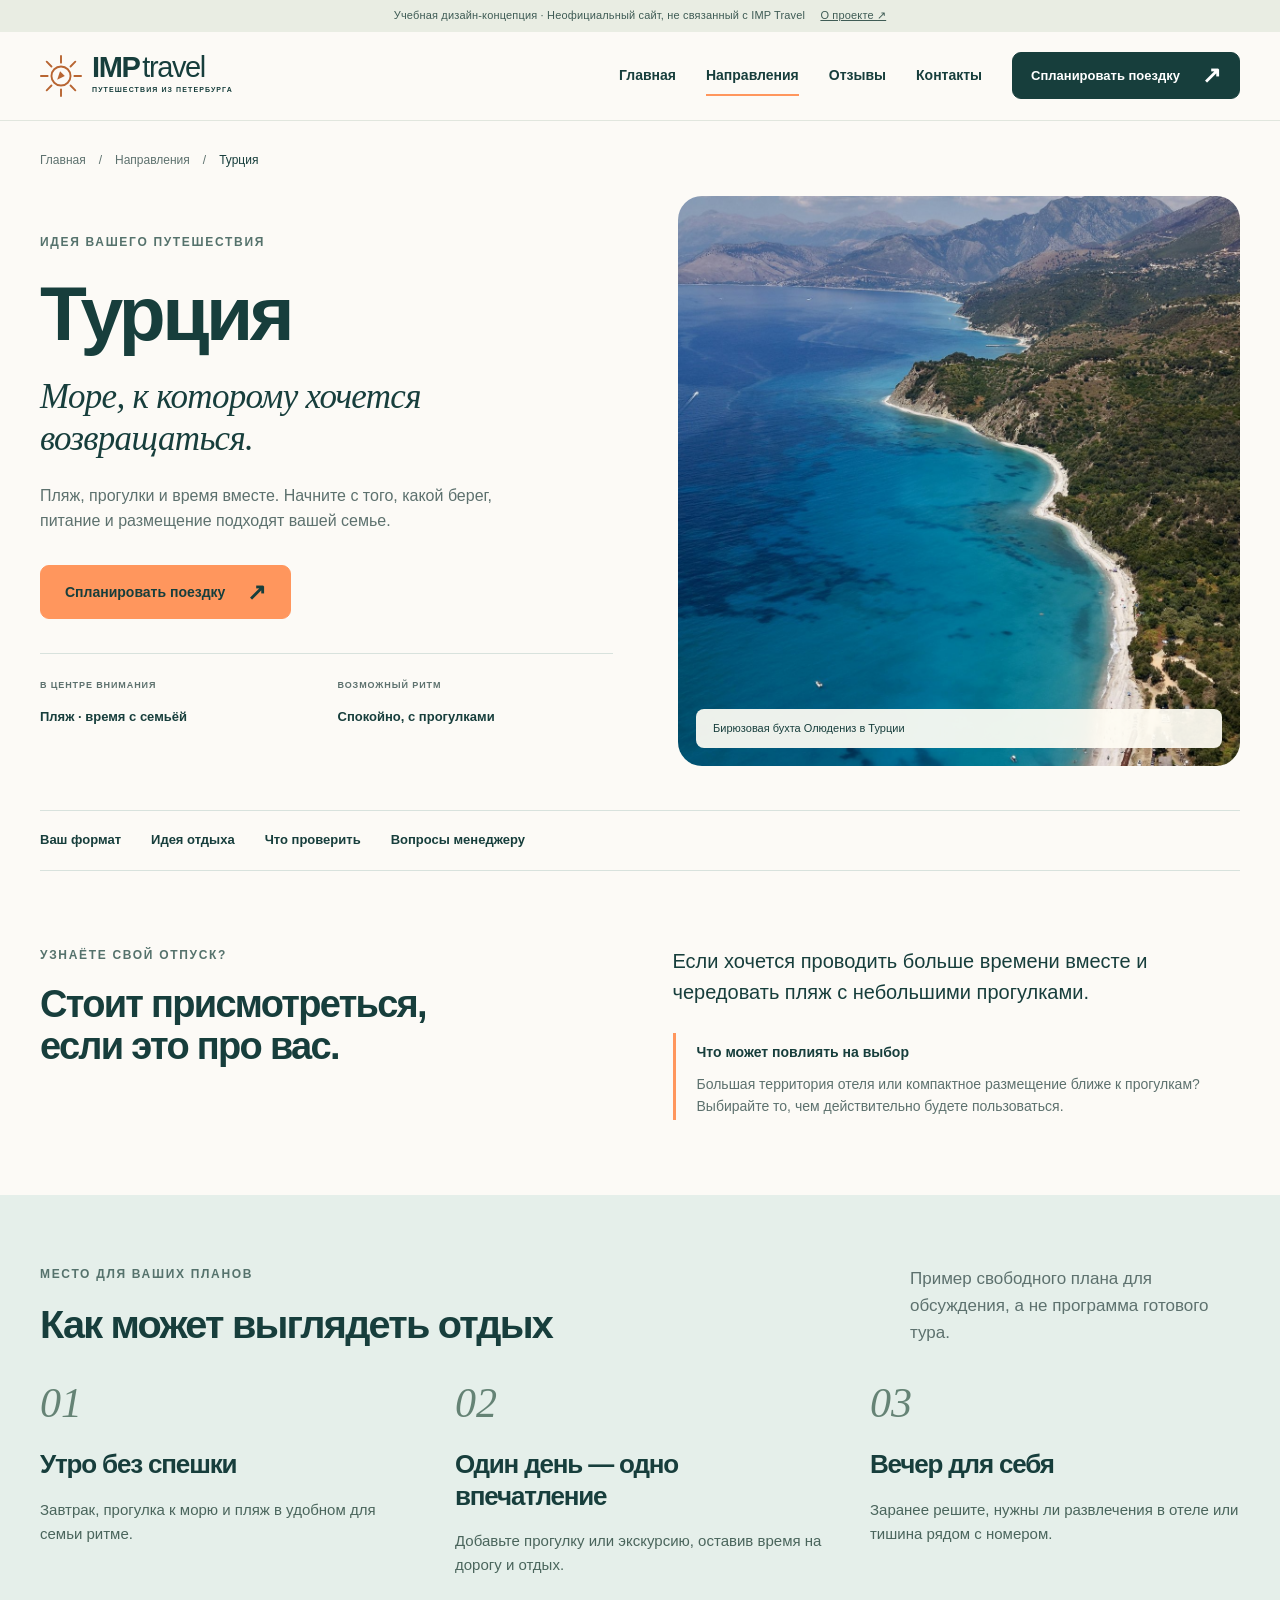
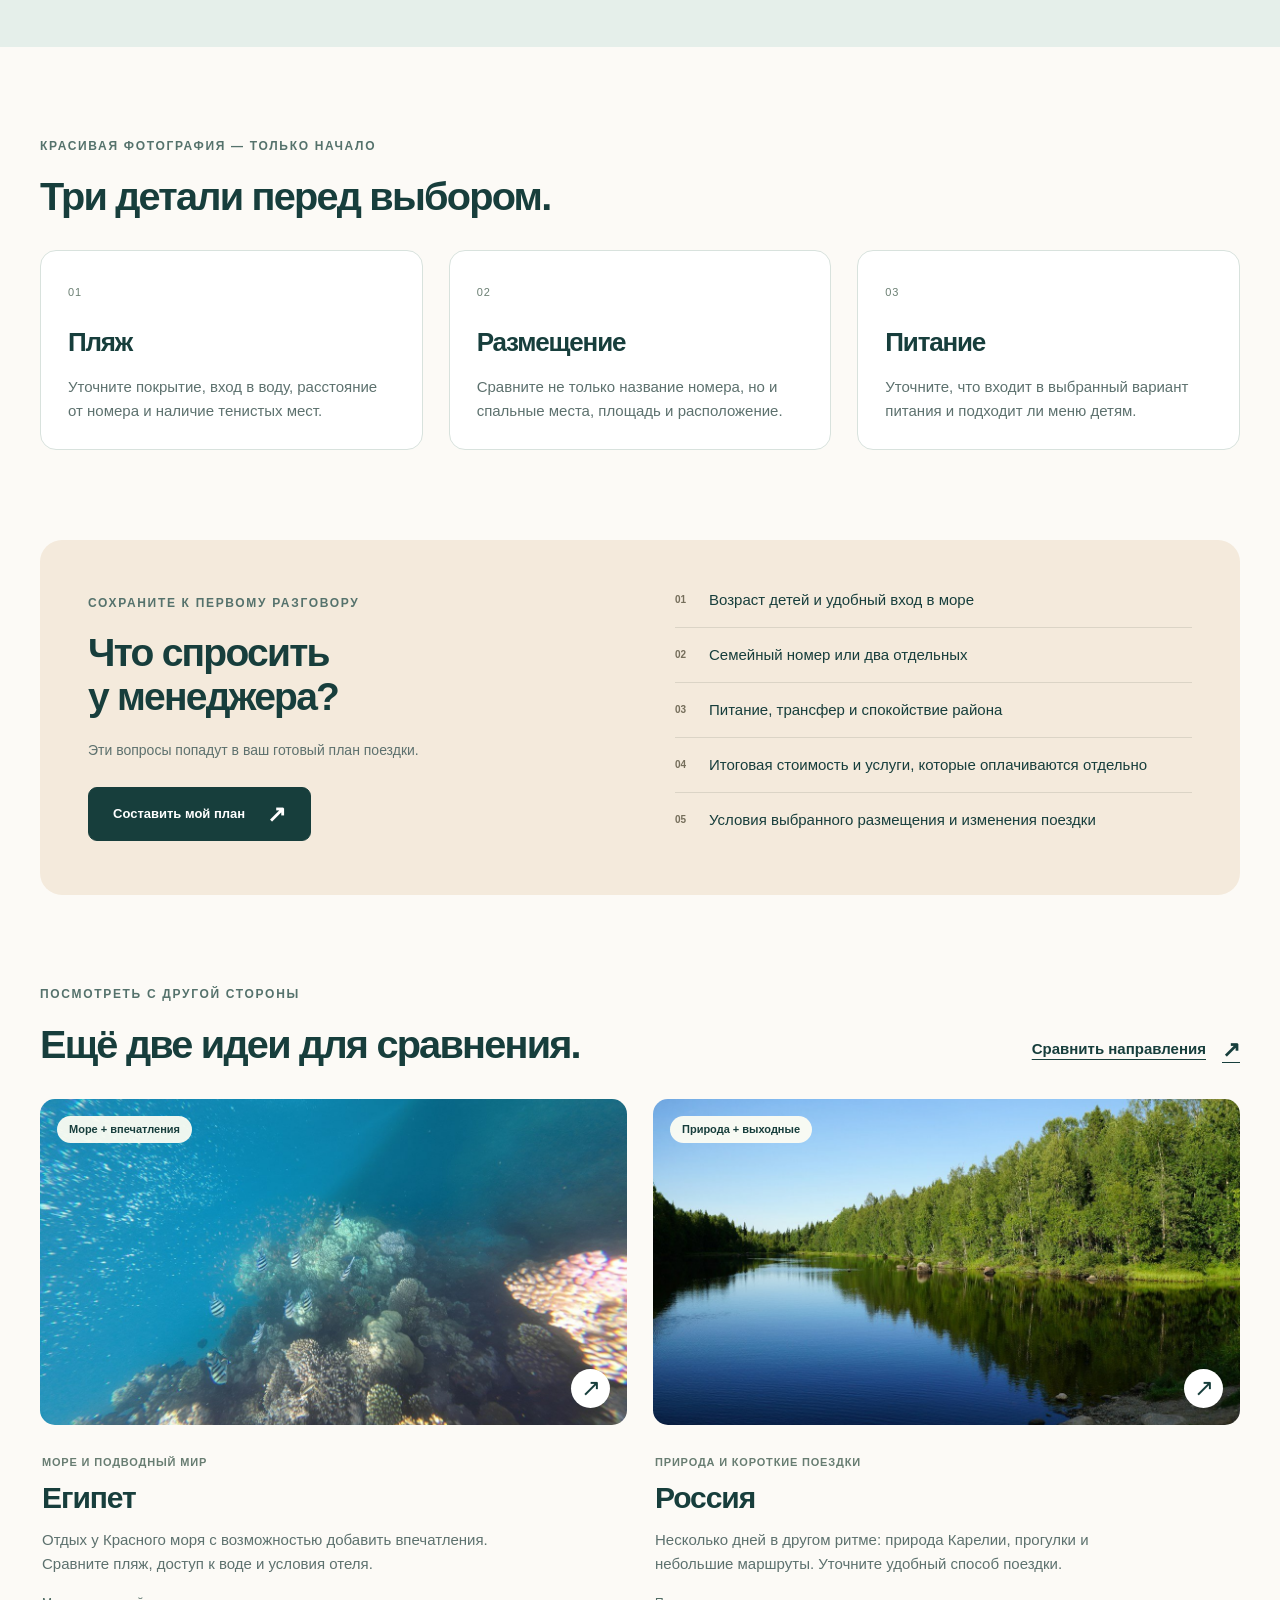
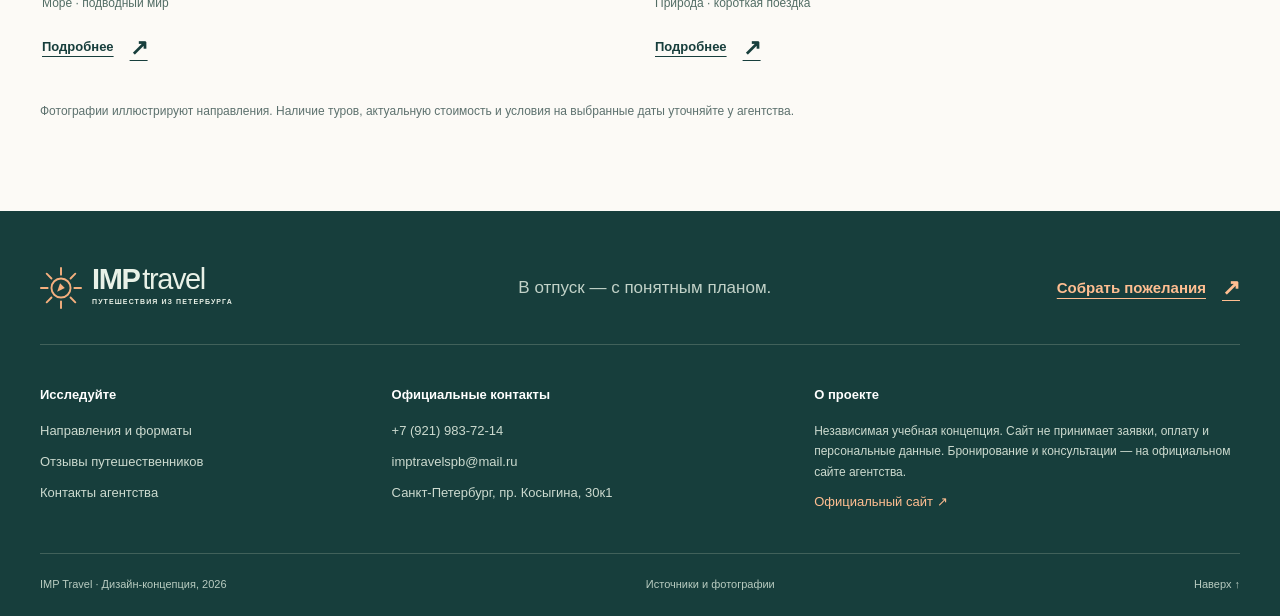
<file: turkey.html>
<!doctype html><html lang="ru"><head><meta charset="utf-8"><meta name="viewport" content="width=device-width,initial-scale=1"><title>Турция — идеи и детали поездки | IMP Travel</title><meta name="description" content="Пляж, прогулки и время вместе. Начните с того, какой берег, питание и размещение подходят вашей семье."><link rel="canonical" href="https://wowsilver.github.io/turkey.html"><meta property="og:type" content="website"><meta property="og:url" content="https://wowsilver.github.io/turkey.html"><meta property="og:image" content="https://wowsilver.github.io/assets/coast.jpg"><meta name="theme-color" content="#173e3c"><link rel="icon" href="assets/favicon.svg" type="image/svg+xml"><link rel="stylesheet" href="assets/style.css"><link rel="stylesheet" href="assets/details.css"><script src="assets/destinations.js" defer></script><script src="assets/app.js" defer></script></head><body id="top"><a class="skip" href="#main">Перейти к содержанию</a>
<div class="project-note">Учебная дизайн-концепция · Неофициальный сайт, не связанный с IMP Travel <a href="sources.html">О проекте <span aria-hidden="true">↗</span></a></div>
<header class="header"><div class="nav-wrap"><a class="logo" href="index.html" aria-label="IMP Travel — главная"><svg viewBox="0 0 44 44" fill="none" aria-hidden="true"><circle cx="22" cy="22" r="10" stroke="currentColor" stroke-width="2"/><path d="M22 1v7m0 28v7M1 22h7m28 0h7M7 7l5 5m20 20 5 5M7 37l5-5M32 12l5-5" stroke="currentColor" stroke-width="2" stroke-linecap="round"/><path d="m18 26 3-9 5 5-8 4Z" fill="currentColor"/></svg><span>IMP<span class="logo-light">travel</span><small>ПУТЕШЕСТВИЯ ИЗ ПЕТЕРБУРГА</small></span></a>
<button class="menu-toggle" aria-expanded="false" aria-controls="navigation" aria-label="Открыть меню"><span></span><span></span></button>
<nav id="navigation" class="nav" aria-label="Основная навигация"><a href="index.html">Главная</a><a href="destinations.html" aria-current="page">Направления</a><a href="reviews.html">Отзывы</a><a href="contacts.html">Контакты</a><a class="button button-small nav-cta" href="planner.html">Спланировать поездку <span aria-hidden="true">↗</span></a></nav></div></header><main id="main"><nav class="breadcrumbs container" aria-label="Хлебные крошки"><a href="index.html">Главная</a><span aria-hidden="true">/</span><a href="destinations.html">Направления</a><span aria-hidden="true">/</span><span aria-current="page">Турция</span></nav>
<section class="guide-hero container"><div class="guide-hero-copy"><span class="eyebrow">ИДЕЯ ВАШЕГО ПУТЕШЕСТВИЯ</span><h1>Турция</h1><p class="guide-headline">Море, к которому хочется возвращаться.</p><p class="guide-description">Пляж, прогулки и время вместе. Начните с того, какой берег, питание и размещение подходят вашей семье.</p><a class="button button-orange" href="planner.html?destination=turkey">Спланировать поездку <span aria-hidden="true">↗</span></a><div class="guide-facts"><div><span>В ЦЕНТРЕ ВНИМАНИЯ</span><strong>Пляж · время с семьёй</strong></div><div><span>ВОЗМОЖНЫЙ РИТМ</span><strong>Спокойно, с прогулками</strong></div></div></div><figure class="guide-photo"><img src="assets/coast.jpg" alt="Бирюзовая бухта Олюдениз в Турции" width="1000" height="1100" fetchpriority="high"><figcaption>Бирюзовая бухта Олюдениз в Турции</figcaption></figure></section>
<nav class="guide-nav container" aria-label="На этой странице"><a href="#your-trip">Ваш формат</a><a href="#trip-idea">Идея отдыха</a><a href="#before-trip">Что проверить</a><a href="#trip-questions">Вопросы менеджеру</a></nav>
<section class="guide-fit container" id="your-trip"><div><span class="eyebrow">УЗНАЁТЕ СВОЙ ОТПУСК?</span><h2>Стоит присмотреться,<br> если это про вас.</h2></div><div><p class="lead">Если хочется проводить больше времени вместе и чередовать пляж с небольшими прогулками.</p><div class="guide-nuance"><strong>Что может повлиять на выбор</strong><p>Большая территория отеля или компактное размещение ближе к прогулкам? Выбирайте то, чем действительно будете пользоваться.</p></div></div></section>
<section class="guide-ideas" id="trip-idea"><div class="container"><div class="section-heading"><div><span class="eyebrow">МЕСТО ДЛЯ ВАШИХ ПЛАНОВ</span><h2>Как может выглядеть отдых</h2></div><p>Пример свободного плана для обсуждения, а не программа готового тура.</p></div><ol class="guide-moments"><li><span>01</span><h3>Утро без спешки</h3><p>Завтрак, прогулка к морю и пляж в удобном для семьи ритме.</p></li><li><span>02</span><h3>Один день — одно впечатление</h3><p>Добавьте прогулку или экскурсию, оставив время на дорогу и отдых.</p></li><li><span>03</span><h3>Вечер для себя</h3><p>Заранее решите, нужны ли развлечения в отеле или тишина рядом с номером.</p></li></ol></div></section>
<section class="section container" id="before-trip"><div class="section-heading"><div><span class="eyebrow">КРАСИВАЯ ФОТОГРАФИЯ — ТОЛЬКО НАЧАЛО</span><h2>Три детали перед выбором.</h2></div></div><div class="guide-checks"><article><span class="guide-check-number">01</span><h3>Пляж</h3><p>Уточните покрытие, вход в воду, расстояние от номера и наличие тенистых мест.</p></article><article><span class="guide-check-number">02</span><h3>Размещение</h3><p>Сравните не только название номера, но и спальные места, площадь и расположение.</p></article><article><span class="guide-check-number">03</span><h3>Питание</h3><p>Уточните, что входит в выбранный вариант питания и подходит ли меню детям.</p></article></div></section>
<section class="guide-questions container" id="trip-questions"><div><span class="eyebrow">СОХРАНИТЕ К ПЕРВОМУ РАЗГОВОРУ</span><h2>Что спросить<br> у менеджера?</h2><p>Эти вопросы попадут в ваш готовый план поездки.</p><a class="button" href="planner.html?destination=turkey">Составить мой план <span aria-hidden="true">↗</span></a></div><div><ul class="question-list"><li>Возраст детей и удобный вход в море</li><li>Семейный номер или два отдельных</li><li>Питание, трансфер и спокойствие района</li><li>Итоговая стоимость и услуги, которые оплачиваются отдельно</li><li>Условия выбранного размещения и изменения поездки</li></ul></div></section>
<section class="section container"><div class="section-heading"><div><span class="eyebrow">ПОСМОТРЕТЬ С ДРУГОЙ СТОРОНЫ</span><h2>Ещё две идеи для сравнения.</h2></div><a class="text-link" href="destinations.html">Сравнить направления <span aria-hidden="true">↗</span></a></div><div class="destination-grid related-grid"><article class="destination-card" data-destination="egypt" data-formats="family couple"><a class="card-photo" href="egypt.html" aria-label="Подробнее о направлении: Египет"><img src="assets/egypt.jpg" alt="Коралловый риф в Красном море" width="800" height="600" loading="lazy"><span class="photo-tag">Море + впечатления</span><span class="circle-arrow"><span aria-hidden="true">↗</span></span></a><div class="card-body"><span class="card-kicker">Море и подводный мир</span><h3><a href="egypt.html">Египет</a></h3><p>Отдых у Красного моря с возможностью добавить впечатления. Сравните пляж, доступ к воде и условия отеля.</p><div class="card-facts"><span>Море · подводный мир</span></div><div class="card-actions"><a class="text-link" href="egypt.html">Подробнее <span aria-hidden="true">↗</span></a></div></div></article><article class="destination-card" data-destination="russia" data-formats="family couple short"><a class="card-photo" href="russia.html" aria-label="Подробнее о направлении: Россия"><img src="assets/karelia.jpg" alt="Скалы, лес и озеро в Карелии" width="800" height="600" loading="lazy"><span class="photo-tag">Природа + выходные</span><span class="circle-arrow"><span aria-hidden="true">↗</span></span></a><div class="card-body"><span class="card-kicker">Природа и короткие поездки</span><h3><a href="russia.html">Россия</a></h3><p>Несколько дней в другом ритме: природа Карелии, прогулки и небольшие маршруты. Уточните удобный способ поездки.</p><div class="card-facts"><span>Природа · короткая поездка</span></div><div class="card-actions"><a class="text-link" href="russia.html">Подробнее <span aria-hidden="true">↗</span></a></div></div></article></div><p class="catalog-footnote">Фотографии иллюстрируют направления. Наличие туров, актуальную стоимость и условия на выбранные даты уточняйте у агентства.</p></section></main><footer class="footer"><div class="container"><div class="footer-top"><a class="logo" href="index.html"><svg viewBox="0 0 44 44" fill="none" aria-hidden="true"><circle cx="22" cy="22" r="10" stroke="currentColor" stroke-width="2"/><path d="M22 1v7m0 28v7M1 22h7m28 0h7M7 7l5 5m20 20 5 5M7 37l5-5M32 12l5-5" stroke="currentColor" stroke-width="2" stroke-linecap="round"/><path d="m18 26 3-9 5 5-8 4Z" fill="currentColor"/></svg><span>IMP<span class="logo-light">travel</span><small>ПУТЕШЕСТВИЯ ИЗ ПЕТЕРБУРГА</small></span></a><p>В отпуск — с понятным планом.</p><a class="text-link" href="planner.html">Собрать пожелания <span aria-hidden="true">↗</span></a></div>
<div class="footer-links"><div><strong>Исследуйте</strong><a href="destinations.html">Направления и форматы</a><a href="reviews.html">Отзывы путешественников</a><a href="contacts.html">Контакты агентства</a></div><div><strong>Официальные контакты</strong><a href="tel:+79219837214">+7 (921) 983-72-14</a><a href="mailto:imptravelspb@mail.ru">imptravelspb@mail.ru</a><span>Санкт-Петербург, пр. Косыгина, 30к1</span></div><div class="footer-disclosure"><strong>О проекте</strong><p>Независимая учебная концепция. Сайт не принимает заявки, оплату и персональные данные. Бронирование и консультации — на официальном сайте агентства.</p><a href="https://imptravelspb.ru/" target="_blank" rel="noopener noreferrer">Официальный сайт <span aria-hidden="true">↗</span></a></div></div>
<div class="footer-bottom"><span>IMP Travel · Дизайн-концепция, 2026</span><a href="sources.html">Источники и фотографии</a><a href="#top">Наверх ↑</a></div></div></footer><div class="toast" role="status" aria-live="polite"></div></body></html>
</file>
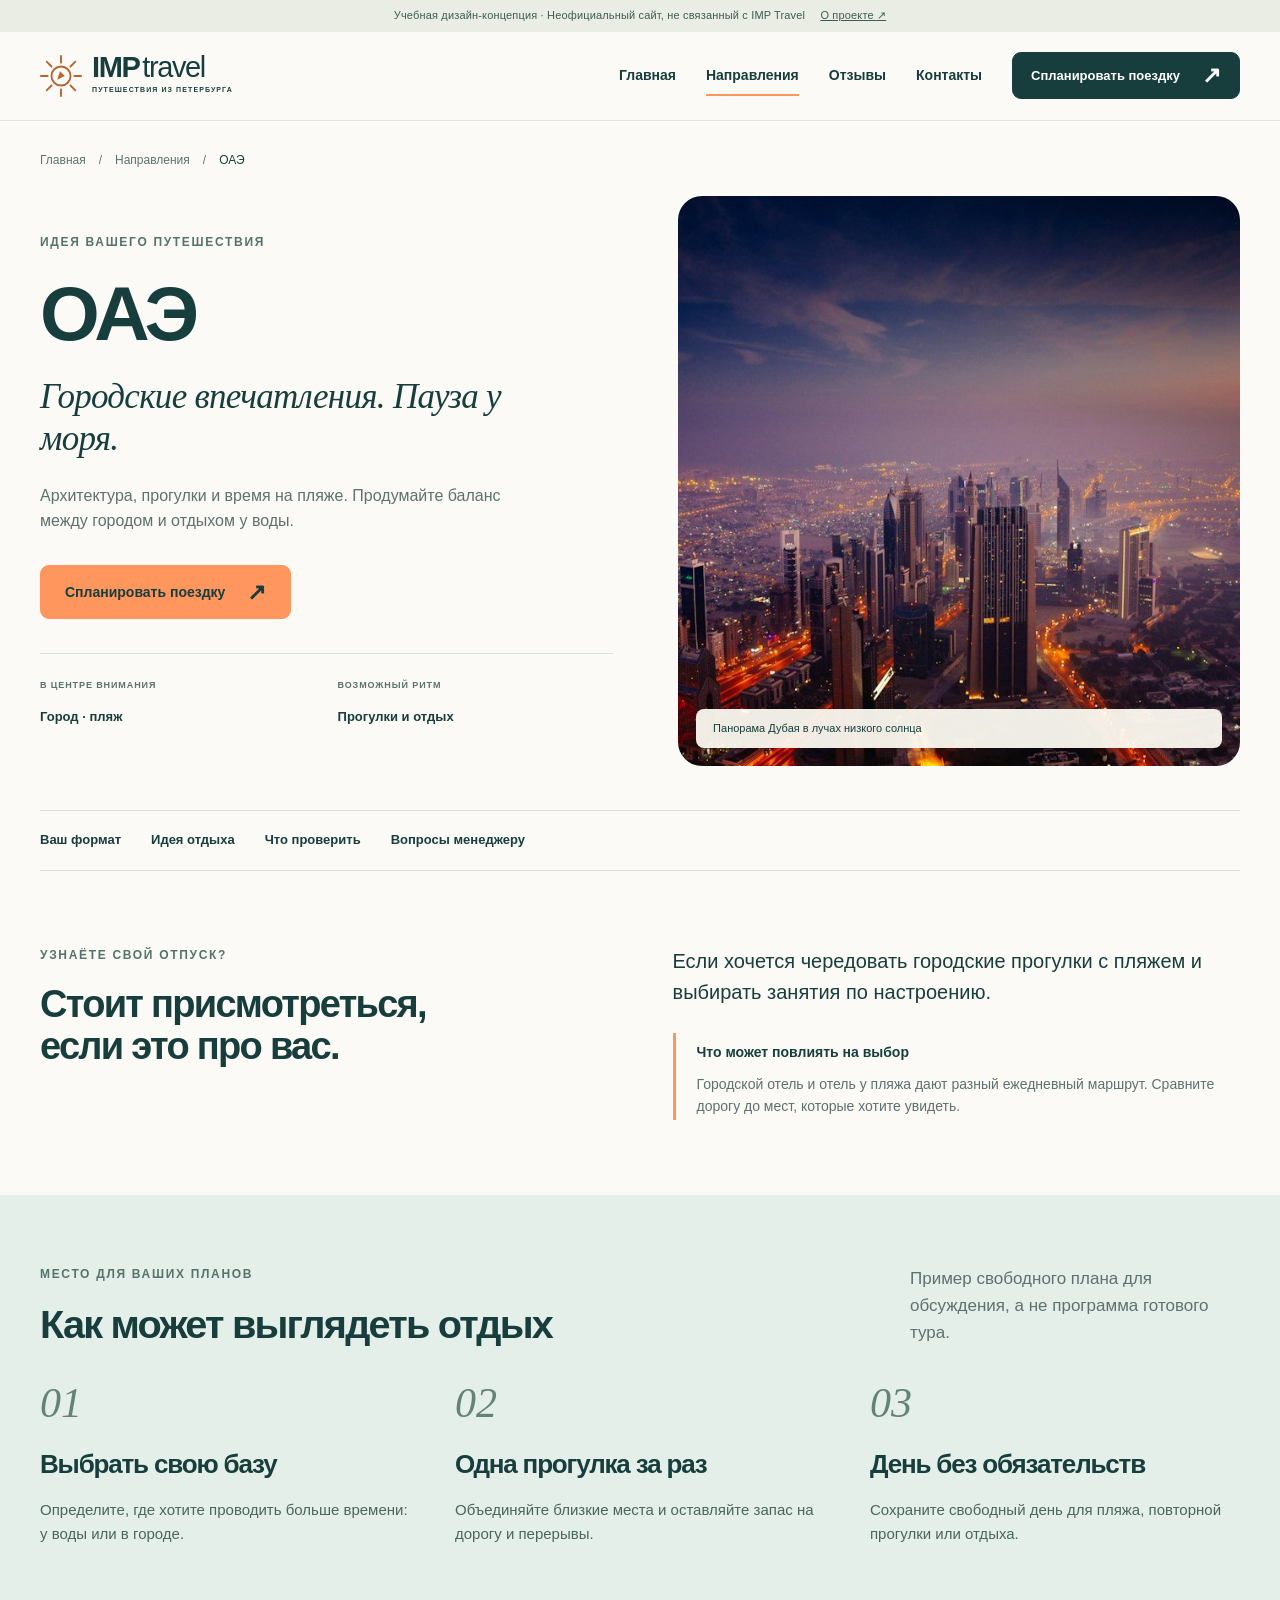
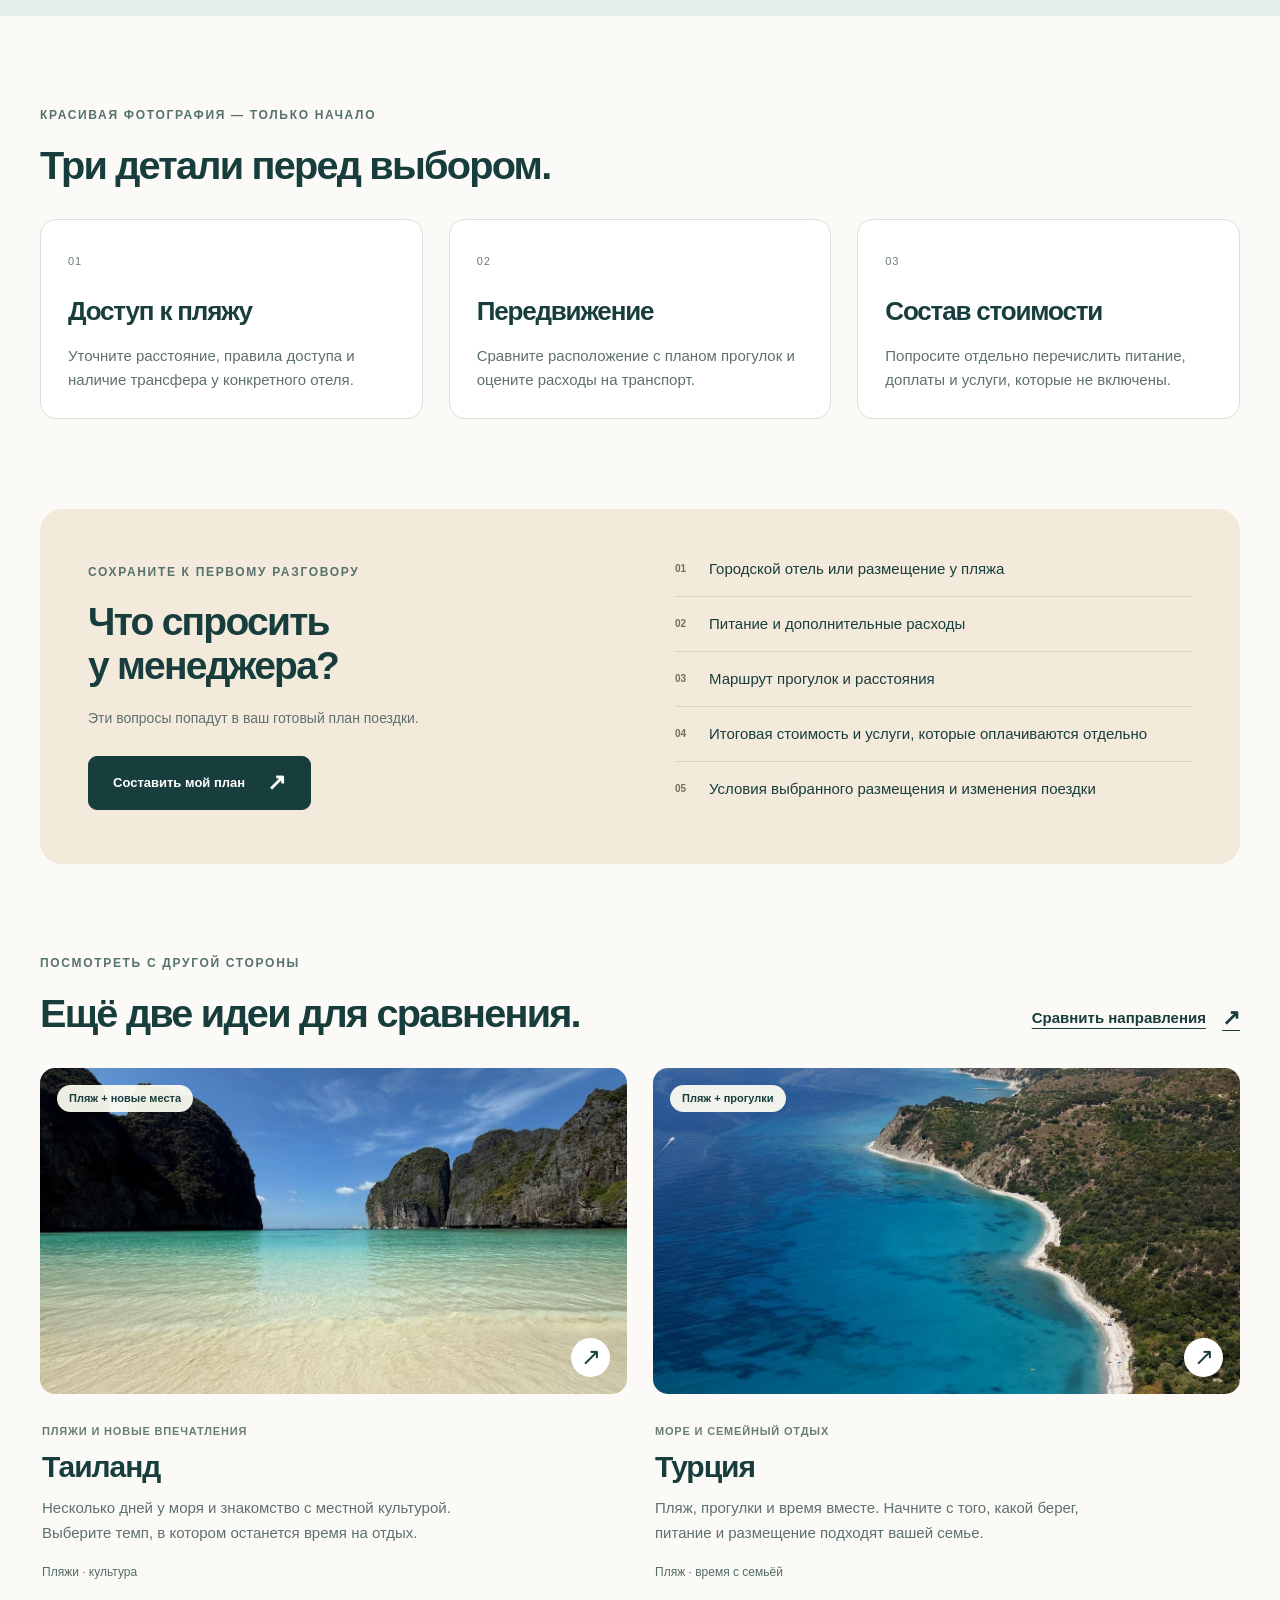
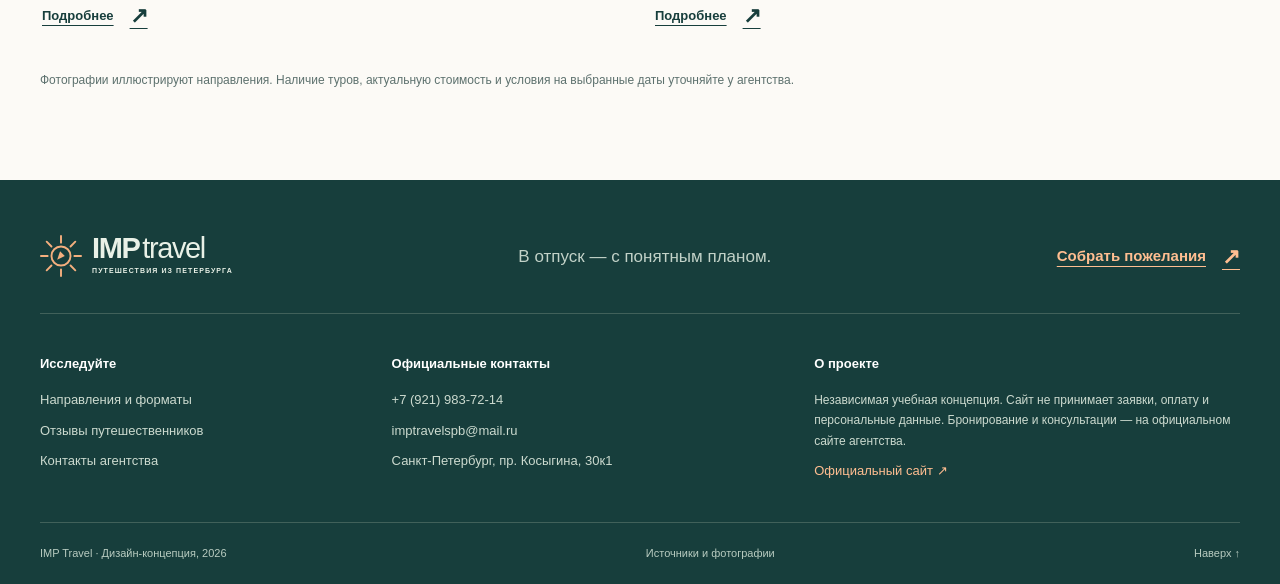
<file: uae.html>
<!doctype html><html lang="ru"><head><meta charset="utf-8"><meta name="viewport" content="width=device-width,initial-scale=1"><title>ОАЭ — идеи и детали поездки | IMP Travel</title><meta name="description" content="Архитектура, прогулки и время на пляже. Продумайте баланс между городом и отдыхом у воды."><link rel="canonical" href="https://wowsilver.github.io/uae.html"><meta property="og:type" content="website"><meta property="og:url" content="https://wowsilver.github.io/uae.html"><meta property="og:image" content="https://wowsilver.github.io/assets/coast.jpg"><meta name="theme-color" content="#173e3c"><link rel="icon" href="assets/favicon.svg" type="image/svg+xml"><link rel="stylesheet" href="assets/style.css"><link rel="stylesheet" href="assets/details.css"><script src="assets/destinations.js" defer></script><script src="assets/app.js" defer></script></head><body id="top"><a class="skip" href="#main">Перейти к содержанию</a>
<div class="project-note">Учебная дизайн-концепция · Неофициальный сайт, не связанный с IMP Travel <a href="sources.html">О проекте <span aria-hidden="true">↗</span></a></div>
<header class="header"><div class="nav-wrap"><a class="logo" href="index.html" aria-label="IMP Travel — главная"><svg viewBox="0 0 44 44" fill="none" aria-hidden="true"><circle cx="22" cy="22" r="10" stroke="currentColor" stroke-width="2"/><path d="M22 1v7m0 28v7M1 22h7m28 0h7M7 7l5 5m20 20 5 5M7 37l5-5M32 12l5-5" stroke="currentColor" stroke-width="2" stroke-linecap="round"/><path d="m18 26 3-9 5 5-8 4Z" fill="currentColor"/></svg><span>IMP<span class="logo-light">travel</span><small>ПУТЕШЕСТВИЯ ИЗ ПЕТЕРБУРГА</small></span></a>
<button class="menu-toggle" aria-expanded="false" aria-controls="navigation" aria-label="Открыть меню"><span></span><span></span></button>
<nav id="navigation" class="nav" aria-label="Основная навигация"><a href="index.html">Главная</a><a href="destinations.html" aria-current="page">Направления</a><a href="reviews.html">Отзывы</a><a href="contacts.html">Контакты</a><a class="button button-small nav-cta" href="planner.html">Спланировать поездку <span aria-hidden="true">↗</span></a></nav></div></header><main id="main"><nav class="breadcrumbs container" aria-label="Хлебные крошки"><a href="index.html">Главная</a><span aria-hidden="true">/</span><a href="destinations.html">Направления</a><span aria-hidden="true">/</span><span aria-current="page">ОАЭ</span></nav>
<section class="guide-hero container"><div class="guide-hero-copy"><span class="eyebrow">ИДЕЯ ВАШЕГО ПУТЕШЕСТВИЯ</span><h1>ОАЭ</h1><p class="guide-headline">Городские впечатления. Пауза у моря.</p><p class="guide-description">Архитектура, прогулки и время на пляже. Продумайте баланс между городом и отдыхом у воды.</p><a class="button button-orange" href="planner.html?destination=uae">Спланировать поездку <span aria-hidden="true">↗</span></a><div class="guide-facts"><div><span>В ЦЕНТРЕ ВНИМАНИЯ</span><strong>Город · пляж</strong></div><div><span>ВОЗМОЖНЫЙ РИТМ</span><strong>Прогулки и отдых</strong></div></div></div><figure class="guide-photo"><img src="assets/dubai.jpg" alt="Панорама Дубая в лучах низкого солнца" width="1000" height="1100" fetchpriority="high"><figcaption>Панорама Дубая в лучах низкого солнца</figcaption></figure></section>
<nav class="guide-nav container" aria-label="На этой странице"><a href="#your-trip">Ваш формат</a><a href="#trip-idea">Идея отдыха</a><a href="#before-trip">Что проверить</a><a href="#trip-questions">Вопросы менеджеру</a></nav>
<section class="guide-fit container" id="your-trip"><div><span class="eyebrow">УЗНАЁТЕ СВОЙ ОТПУСК?</span><h2>Стоит присмотреться,<br> если это про вас.</h2></div><div><p class="lead">Если хочется чередовать городские прогулки с пляжем и выбирать занятия по настроению.</p><div class="guide-nuance"><strong>Что может повлиять на выбор</strong><p>Городской отель и отель у пляжа дают разный ежедневный маршрут. Сравните дорогу до мест, которые хотите увидеть.</p></div></div></section>
<section class="guide-ideas" id="trip-idea"><div class="container"><div class="section-heading"><div><span class="eyebrow">МЕСТО ДЛЯ ВАШИХ ПЛАНОВ</span><h2>Как может выглядеть отдых</h2></div><p>Пример свободного плана для обсуждения, а не программа готового тура.</p></div><ol class="guide-moments"><li><span>01</span><h3>Выбрать свою базу</h3><p>Определите, где хотите проводить больше времени: у воды или в городе.</p></li><li><span>02</span><h3>Одна прогулка за раз</h3><p>Объединяйте близкие места и оставляйте запас на дорогу и перерывы.</p></li><li><span>03</span><h3>День без обязательств</h3><p>Сохраните свободный день для пляжа, повторной прогулки или отдыха.</p></li></ol></div></section>
<section class="section container" id="before-trip"><div class="section-heading"><div><span class="eyebrow">КРАСИВАЯ ФОТОГРАФИЯ — ТОЛЬКО НАЧАЛО</span><h2>Три детали перед выбором.</h2></div></div><div class="guide-checks"><article><span class="guide-check-number">01</span><h3>Доступ к пляжу</h3><p>Уточните расстояние, правила доступа и наличие трансфера у конкретного отеля.</p></article><article><span class="guide-check-number">02</span><h3>Передвижение</h3><p>Сравните расположение с планом прогулок и оцените расходы на транспорт.</p></article><article><span class="guide-check-number">03</span><h3>Состав стоимости</h3><p>Попросите отдельно перечислить питание, доплаты и услуги, которые не включены.</p></article></div></section>
<section class="guide-questions container" id="trip-questions"><div><span class="eyebrow">СОХРАНИТЕ К ПЕРВОМУ РАЗГОВОРУ</span><h2>Что спросить<br> у менеджера?</h2><p>Эти вопросы попадут в ваш готовый план поездки.</p><a class="button" href="planner.html?destination=uae">Составить мой план <span aria-hidden="true">↗</span></a></div><div><ul class="question-list"><li>Городской отель или размещение у пляжа</li><li>Питание и дополнительные расходы</li><li>Маршрут прогулок и расстояния</li><li>Итоговая стоимость и услуги, которые оплачиваются отдельно</li><li>Условия выбранного размещения и изменения поездки</li></ul></div></section>
<section class="section container"><div class="section-heading"><div><span class="eyebrow">ПОСМОТРЕТЬ С ДРУГОЙ СТОРОНЫ</span><h2>Ещё две идеи для сравнения.</h2></div><a class="text-link" href="destinations.html">Сравнить направления <span aria-hidden="true">↗</span></a></div><div class="destination-grid related-grid"><article class="destination-card" data-destination="thailand" data-formats="couple"><a class="card-photo" href="thailand.html" aria-label="Подробнее о направлении: Таиланд"><img src="assets/thailand.jpg" alt="Светлый пляж и известняковые скалы в Таиланде" width="800" height="600" loading="lazy"><span class="photo-tag">Пляж + новые места</span><span class="circle-arrow"><span aria-hidden="true">↗</span></span></a><div class="card-body"><span class="card-kicker">Пляжи и новые впечатления</span><h3><a href="thailand.html">Таиланд</a></h3><p>Несколько дней у моря и знакомство с местной культурой. Выберите темп, в котором останется время на отдых.</p><div class="card-facts"><span>Пляжи · культура</span></div><div class="card-actions"><a class="text-link" href="thailand.html">Подробнее <span aria-hidden="true">↗</span></a></div></div></article><article class="destination-card" data-destination="turkey" data-formats="family couple"><a class="card-photo" href="turkey.html" aria-label="Подробнее о направлении: Турция"><img src="assets/coast.jpg" alt="Бирюзовая бухта Олюдениз в Турции" width="800" height="600" loading="lazy"><span class="photo-tag">Пляж + прогулки</span><span class="circle-arrow"><span aria-hidden="true">↗</span></span></a><div class="card-body"><span class="card-kicker">Море и семейный отдых</span><h3><a href="turkey.html">Турция</a></h3><p>Пляж, прогулки и время вместе. Начните с того, какой берег, питание и размещение подходят вашей семье.</p><div class="card-facts"><span>Пляж · время с семьёй</span></div><div class="card-actions"><a class="text-link" href="turkey.html">Подробнее <span aria-hidden="true">↗</span></a></div></div></article></div><p class="catalog-footnote">Фотографии иллюстрируют направления. Наличие туров, актуальную стоимость и условия на выбранные даты уточняйте у агентства.</p></section></main><footer class="footer"><div class="container"><div class="footer-top"><a class="logo" href="index.html"><svg viewBox="0 0 44 44" fill="none" aria-hidden="true"><circle cx="22" cy="22" r="10" stroke="currentColor" stroke-width="2"/><path d="M22 1v7m0 28v7M1 22h7m28 0h7M7 7l5 5m20 20 5 5M7 37l5-5M32 12l5-5" stroke="currentColor" stroke-width="2" stroke-linecap="round"/><path d="m18 26 3-9 5 5-8 4Z" fill="currentColor"/></svg><span>IMP<span class="logo-light">travel</span><small>ПУТЕШЕСТВИЯ ИЗ ПЕТЕРБУРГА</small></span></a><p>В отпуск — с понятным планом.</p><a class="text-link" href="planner.html">Собрать пожелания <span aria-hidden="true">↗</span></a></div>
<div class="footer-links"><div><strong>Исследуйте</strong><a href="destinations.html">Направления и форматы</a><a href="reviews.html">Отзывы путешественников</a><a href="contacts.html">Контакты агентства</a></div><div><strong>Официальные контакты</strong><a href="tel:+79219837214">+7 (921) 983-72-14</a><a href="mailto:imptravelspb@mail.ru">imptravelspb@mail.ru</a><span>Санкт-Петербург, пр. Косыгина, 30к1</span></div><div class="footer-disclosure"><strong>О проекте</strong><p>Независимая учебная концепция. Сайт не принимает заявки, оплату и персональные данные. Бронирование и консультации — на официальном сайте агентства.</p><a href="https://imptravelspb.ru/" target="_blank" rel="noopener noreferrer">Официальный сайт <span aria-hidden="true">↗</span></a></div></div>
<div class="footer-bottom"><span>IMP Travel · Дизайн-концепция, 2026</span><a href="sources.html">Источники и фотографии</a><a href="#top">Наверх ↑</a></div></div></footer><div class="toast" role="status" aria-live="polite"></div></body></html>
</file>
<file: assets/style.css>
:root{--ink:#173e3c;--muted:#5d716e;--orange:#ff965d;--paper:#fcfaf6;--line:#d8e2dd;--mint:#e5efea;--sand:#f4eadc;--white:#fff;--radius:22px}
*{box-sizing:border-box}html{scroll-behavior:smooth;scroll-padding-top:108px}body{margin:0;color:var(--ink);background:var(--paper);font-family:"Segoe UI",Arial,sans-serif;font-size:17px;line-height:1.6}a{color:inherit;text-decoration:none}button,input,select{font:inherit}button,a,input,select,summary{-webkit-tap-highlight-color:transparent}button{cursor:pointer}button:disabled{cursor:not-allowed}img{display:block;width:100%;object-fit:cover}p{margin:0 0 1.15em}h1,h2,h3{line-height:1.12;margin:0;font-weight:650;letter-spacing:-.045em}h1{font-size:clamp(48px,5.1vw,76px)}h2{font-size:clamp(34px,3.1vw,48px)}h3{font-size:26px}em{font-family:Georgia,"Times New Roman",serif;font-weight:400;letter-spacing:-.045em}button:focus-visible,a:focus-visible,summary:focus-visible,input:focus-visible,select:focus-visible{outline:3px solid #be5620;outline-offset:5px}[hidden]{display:none!important}.container{width:min(1200px,calc(100% - 80px));margin-inline:auto}.container-wide{width:min(1424px,calc(100% - 48px));margin-inline:auto}.section{padding-block:90px}.section-topless{padding-bottom:86px}.eyebrow{display:block;font-size:12px;letter-spacing:.14em;font-weight:750;margin-bottom:18px;color:#55726c}.muted{color:var(--muted)}.small{font-size:14px}.sr-only{position:absolute;width:1px;height:1px;overflow:hidden;clip:rect(0,0,0,0);white-space:nowrap}.skip{position:fixed;left:20px;top:-100px;z-index:200;background:var(--ink);color:white;padding:12px}.skip:focus{top:10px}.button{display:inline-flex;justify-content:center;align-items:center;gap:22px;min-height:54px;padding:14px 24px;border-radius:9px;border:1px solid var(--ink);background:var(--ink);color:#fff;font-size:15px;font-weight:650;line-height:1.35;transition:background .18s,transform .18s}.button:hover{background:#285653;transform:translateY(-2px)}.button span{font-size:23px;line-height:1}.button-orange{background:var(--orange);color:#173e3c;border-color:var(--orange)}.button-orange:hover{background:#ffaf82;border-color:#ffaf82}.button-glass{border-color:#ffffff90;background:#ffffff15;color:white;backdrop-filter:blur(8px)}.button-glass:hover{background:#ffffff25}.button-outline{background:transparent;color:var(--ink)}.button-outline:hover{background:var(--mint)}.button-small{min-height:44px;padding:11px 18px;font-size:13px}.text-link{display:inline-flex;align-items:center;gap:16px;font-weight:650;font-size:15px;text-decoration:underline;text-decoration-thickness:1px;text-underline-offset:5px}.text-link span{font-size:22px}.text-link:hover{color:#a34c22}.project-note{padding:7px 24px;text-align:center;font-size:11px;background:#e9ede3;color:#3f5c55;letter-spacing:.015em}.project-note a{text-decoration:underline;margin-left:12px;white-space:nowrap}.header{position:sticky;top:0;z-index:50;background:rgba(252,250,246,.96);backdrop-filter:blur(15px);border-bottom:1px solid #e1e6de}.nav-wrap{width:min(1320px,calc(100% - 80px));height:88px;display:flex;justify-content:space-between;align-items:center;margin:auto;gap:35px}.logo{display:flex;align-items:center;gap:10px;flex-shrink:0}.logo svg{width:42px;height:42px;color:#b86532}.logo>span{font-size:29px;font-weight:800;line-height:1;letter-spacing:-1.4px}.logo-light{font-weight:350;margin-left:3px}.logo small{display:block;font-size:7px;letter-spacing:1.1px;line-height:2.3;font-weight:700}.nav{display:flex;align-items:center;gap:30px}.nav>a:not(.button){font-size:14px;font-weight:600;position:relative}.nav>a[aria-current=page]:after{content:"";position:absolute;left:0;right:0;bottom:-9px;height:2px;background:var(--orange)}.menu-toggle{display:none}.hero{position:relative;border-radius:26px;overflow:hidden;min-height:650px;margin-top:22px;color:#fff;isolation:isolate}.hero-photo,.hero-shade{position:absolute;inset:0;height:100%;z-index:-1}.hero-photo{object-position:center 55%}.hero-shade{background:linear-gradient(90deg,rgba(8,38,40,.76) 0%,rgba(8,38,40,.5) 43%,rgba(8,38,40,.05) 85%)}.hero-copy{padding:88px 64px 132px;max-width:870px}.hero-eyebrow{font-size:11px;letter-spacing:.16em;font-weight:700;display:flex;align-items:center;gap:10px;margin-bottom:28px}.hero-eyebrow i{width:7px;height:7px;background:#ffb886;border-radius:50%}.hero h1{font-size:clamp(60px,5.8vw,88px);font-weight:600;line-height:1.03}.hero h1 em{color:#ffc3a1}.hero-copy>p{font-size:18px;line-height:1.65;margin-top:25px;color:#f7faf5;max-width:600px}.hero-actions{display:flex;gap:12px;margin-top:32px}.hero-location{position:absolute;right:30px;bottom:24px;font-size:12px;display:flex;gap:8px;align-items:center}.location-dot{width:7px;height:7px;border:1px solid #fff;border-radius:50%}.hero-postcard{position:absolute;right:56px;top:75px;width:205px;background:#fff7e8;color:var(--ink);padding:24px 23px;box-shadow:0 12px 30px #123d3b22;transform:rotate(6deg);border-radius:4px}.hero-postcard>span:first-child{font-size:9px;font-weight:700;letter-spacing:.13em}.hero-postcard strong{display:block;font-family:Georgia,serif;font-weight:400;font-style:italic;font-size:27px;line-height:1.15;margin:16px 0 26px}.postcard-line{display:flex;align-items:center;gap:6px;font-size:8px;font-weight:700;letter-spacing:.04em;border-top:1px solid #cdd7c9;padding-top:14px}.postcard-line span{font-size:19px;margin-inline:3px}.quick-wrap{position:relative;margin-top:-51px;z-index:2}.quick-form{display:grid;grid-template-columns:1.1fr 1fr 1fr auto;align-items:center;background:white;border-radius:15px;padding:21px 25px;box-shadow:0 13px 38px #15382e10;gap:26px}.quick-form label{border-right:1px solid var(--line);padding-right:20px;display:flex;flex-direction:column;line-height:1.5;min-width:0}.quick-form label>span{font-size:10px;letter-spacing:.1em;font-weight:700;color:var(--muted);margin-bottom:5px}.quick-form strong{font-size:17px;font-weight:650}.quick-form small{font-size:11px;color:var(--muted)}.quick-form select{width:100%;font-size:16px;font-weight:600;padding:3px 20px 3px 0;border:0;background:transparent;color:var(--ink)}.promise-strip{display:flex;justify-content:space-between;padding-block:33px;border-bottom:1px solid var(--line);font-size:13px;font-weight:500}.promise-strip span{display:flex;align-items:center;gap:12px}.promise-strip b{font-size:11px;border:1px solid var(--line);border-radius:50%;width:29px;height:29px;display:grid;place-items:center;color:#668279}.section-heading{display:flex;align-items:flex-end;justify-content:space-between;gap:40px;margin-bottom:32px}.section-heading>p{max-width:330px;margin:0;color:var(--muted)}.section-heading .text-link{flex-shrink:0}.filters{display:flex;gap:10px;flex-wrap:wrap;margin-bottom:30px}.filter{border:1px solid #cad8ce;border-radius:40px;padding:10px 20px;background:transparent;color:var(--ink);font-size:13px;font-weight:600;min-height:43px}.filter:hover{background:#eaf0e8}.filter.active{background:var(--ink);color:#fff;border-color:var(--ink)}.destination-grid{display:grid;grid-template-columns:repeat(3,minmax(0,1fr));gap:26px}.destination-card{min-width:0;background:transparent}.card-photo{display:block;position:relative;border-radius:15px;overflow:hidden;aspect-ratio:1.32}.card-photo img{height:100%;transition:transform .5s}.card-photo:hover img{transform:scale(1.045)}.photo-tag{position:absolute;top:17px;left:17px;background:#fffef4ed;padding:5px 12px;border-radius:20px;font-size:11px;font-weight:650}.circle-arrow{position:absolute;right:17px;bottom:17px;background:#fff;width:39px;height:39px;display:grid;place-items:center;border-radius:50%;font-size:24px}.card-body{padding:22px 2px 6px}.card-kicker{font-size:11px;text-transform:uppercase;letter-spacing:.075em;font-weight:700;color:#687d72}.card-body h3{font-size:30px;margin-top:7px;letter-spacing:-.035em}.card-body p{font-size:15px;color:var(--muted);margin-top:13px;line-height:1.65}.card-body .text-link{font-size:13px}.audience-section{display:grid;grid-template-columns:1fr 1fr;border-radius:22px;overflow:hidden;background:#ede9d9;min-height:590px}.audience-copy{padding:58px 55px}.audience-copy h2{font-size:53px}.audience-copy h2 em{color:#a75528}.audience-copy>p{color:#4d645d;margin-top:25px;font-size:16px}.check-list{list-style:none;padding:0;margin:26px 0 30px}.check-list li{position:relative;padding-left:27px;margin:14px 0;font-size:15px;line-height:1.55}.check-list li:before{content:"✓";position:absolute;left:0;color:#326f54;font-weight:750}.audience-photo{position:relative;min-height:500px}.audience-photo>img{height:100%}.photo-caption{position:absolute;left:30px;right:30px;bottom:30px;background:#ffffffed;padding:17px 20px;font-size:10px;letter-spacing:.1em;font-weight:700;border-radius:7px}.steps{list-style:none;display:grid;grid-template-columns:repeat(3,1fr);gap:45px;margin:46px 0 0;padding:0}.steps li{border-top:1px solid #bbcfc2;padding-top:24px}.steps li>span{font-family:Georgia,serif;font-size:44px;color:#a4b7a8;line-height:1}.steps h3{font-size:23px;margin:24px 0 14px}.steps p{font-size:15px;color:var(--muted);margin:0}.reviews-section{background:#e7efea;padding-block:86px}.reviews-grid{display:grid;grid-template-columns:1fr 1fr;gap:25px}.review-card{background:#fff;padding:32px 35px;border-radius:15px;position:relative}.review-sand{background:#f8f0e3}.quote-mark{font-family:Georgia,serif;font-size:74px;line-height:.7;color:#b3c9bb;position:absolute;right:28px;top:26px}.review-topic{font-size:10px;font-weight:750;letter-spacing:.1em;color:#678173;display:block;padding-right:45px}.review-card blockquote{font-family:Georgia,serif;font-size:28px;line-height:1.35;margin:29px 0 20px;letter-spacing:-.01em;max-width:430px}.review-summary{font-family:Georgia,serif;font-size:28px;font-weight:400;line-height:1.3;margin:29px 0 17px;letter-spacing:-.02em}.review-card>p{font-size:14px;line-height:1.6;color:#567067}.review-card .review-note{font-size:11px;color:#657970}.review-author{display:flex;gap:13px;align-items:center;margin:25px 0 20px}.avatar{display:grid;place-items:center;width:43px;height:43px;border-radius:50%;background:#e6eee9;font-weight:700;font-size:13px}.avatar.peach{background:#f3d3b9}.review-author strong{display:block;font-size:14px}.review-author div>span{display:block;font-size:11px;color:#697c73}.review-card .text-link{font-size:12px}.faq-section{display:grid;grid-template-columns:.9fr 1.1fr;gap:70px}.faq-section>div>p{color:var(--muted);margin-top:24px}.faq details{border-bottom:1px solid #cddcd0;padding:18px 0}.faq details:first-child{padding-top:0}.faq summary{list-style:none;cursor:pointer;display:flex;justify-content:space-between;gap:20px;font-size:16px;font-weight:600}.faq summary::-webkit-details-marker{display:none}.faq summary>span{font-size:25px;font-weight:350;line-height:1}.faq details[open] summary>span{transform:rotate(45deg)}.faq details p{font-size:14px;color:var(--muted);margin:15px 25px 0 0}.cta-section{display:flex;justify-content:space-between;gap:45px;align-items:center;background:#f1c8a5;padding:59px 64px;border-radius:20px;margin-bottom:80px;overflow:hidden}.cta-section h2{font-size:44px}.cta-section p{font-size:16px;margin:20px 0 27px;color:#476359}.sun-stamp{width:220px;flex-shrink:0;position:relative;transform:rotate(10deg);color:#a85329}.sun-stamp svg{width:100%}.sun-stamp span{position:absolute;inset:0;display:grid;place-content:center;text-align:center;font-size:10px;font-weight:750;line-height:1.6;letter-spacing:.08em;color:var(--ink)}.footer{background:#173e3c;color:#e9f1e7;padding-top:54px}.footer .logo svg{color:#f5af7e}.footer-top{display:flex;align-items:center;justify-content:space-between;gap:30px;padding-bottom:34px;border-bottom:1px solid #41615a}.footer-top>p{margin:0;color:#c2d2c8}.footer-top .text-link{color:#ffbe91}.footer-links{display:grid;grid-template-columns:.85fr 1.05fr 1.2fr;gap:50px;padding-block:40px}.footer-links>div{display:flex;flex-direction:column;gap:10px;font-size:13px;color:#ccdacf}.footer-links strong{color:white;font-size:13px;margin-bottom:5px}.footer-links a:hover{text-decoration:underline}.footer-disclosure p{font-size:12px;line-height:1.7;margin:0}.footer-disclosure>a{color:#ffbe91}.footer-bottom{display:flex;justify-content:space-between;gap:20px;border-top:1px solid #41615a;padding-block:22px;font-size:11px;color:#b8cbc0}.page-intro{display:flex;align-items:flex-end;justify-content:space-between;gap:65px;padding-block:65px 55px}.page-intro h1{font-size:64px}.page-intro h1 em{color:#a95a31}.page-intro>p{max-width:390px;color:var(--muted);font-size:17px;margin:0 0 3px}.catalog-toolbar{display:flex;justify-content:space-between;align-items:center;gap:20px}.catalog-count{font-size:13px;color:var(--muted);white-space:nowrap;margin-bottom:30px}.full-catalog{row-gap:50px}.card-details{border-top:1px solid var(--line);border-bottom:1px solid var(--line);margin:20px 0}.card-details summary{display:flex;gap:15px;justify-content:space-between;align-items:center;font-size:12px;font-weight:700;cursor:pointer;padding:12px 0;list-style:none}.card-details summary::-webkit-details-marker{display:none}.card-details summary span{font-size:20px;font-weight:350}.card-details[open] summary span{transform:rotate(45deg)}.card-details ul{padding-left:18px;margin:0 0 15px;font-size:13px;color:var(--muted)}.card-details li{margin:8px 0}.catalog-footnote{margin:30px 0 0;font-size:12px;color:var(--muted);line-height:1.7;max-width:960px}.interest-note{font-size:13px;margin:-12px 0 25px;color:var(--muted);display:flex;gap:15px;align-items:center}.interest-note button{border:0;background:none;text-decoration:underline;color:var(--ink);font-size:12px}.empty-state{padding:50px;background:var(--mint);border-radius:15px}.empty-state h2{font-size:30px}.empty-state p{margin-top:15px}.budget-section{background:var(--sand);border-radius:20px;padding:50px 55px;margin-bottom:80px}.budget-grid{display:grid;grid-template-columns:repeat(3,1fr);gap:35px;margin-top:32px}.budget-grid b{font-size:17px}.budget-grid p{font-size:15px;color:var(--muted);margin-top:10px}.budget-section>.muted{font-size:13px;margin-bottom:0}.reading-reviews{display:grid;grid-template-columns:1fr 1fr;gap:80px;margin-bottom:80px}.review-checks{list-style:none;margin:0;padding:0}.review-checks li{display:flex;gap:23px;padding:0 0 25px;margin-bottom:25px;border-bottom:1px solid var(--line)}.review-checks li>span{font-family:Georgia,serif;color:#a1b6a4;font-size:30px}.review-checks h3{font-size:23px;margin-bottom:12px}.review-checks p{color:var(--muted);font-size:15px;margin:0}.contact-layout{display:grid;grid-template-columns:1.1fr 1fr;gap:55px;margin-bottom:70px}.contact-main{background:#e6efe8;padding:45px;border-radius:20px}.contact-phone{font-size:34px;line-height:1.3;font-weight:600;display:block;letter-spacing:-.04em}.contact-email{display:inline-block;margin-top:15px;font-size:19px;text-decoration:underline;text-underline-offset:5px}.contact-divider{height:1px;background:#bfd1c3;margin:33px 0}.contact-main h2{font-size:32px;margin-bottom:18px}.contact-main p{font-size:15px}.contact-main .address{font-size:23px;line-height:1.4;margin-bottom:10px}.hours{margin-top:30px}.hours>div,.company-info dl>div{display:flex;justify-content:space-between;gap:20px;border-bottom:1px solid #cad8cc;padding:10px 0;font-size:14px}.hours dd,.company-info dd{margin:0;font-weight:600}.contact-aside{border-radius:20px;overflow:hidden;background:#f2e9db;align-self:start}.contact-image{height:245px}.contact-image img{height:100%}.contact-aside>div:last-child{padding:32px 35px}.contact-aside h2{font-size:32px}.company-info{display:grid;grid-template-columns:1fr 1.1fr;gap:65px;border-top:1px solid var(--line);padding-block:45px 75px}.company-info .small{margin-top:20px}.company-info dl{margin-bottom:26px}.planner-layout{display:grid;grid-template-columns:1.3fr .85fr;gap:55px;align-items:start;padding-bottom:75px}.trip-form{background:white;padding:35px 40px;border:1px solid var(--line);border-radius:20px}.form-section{padding-bottom:30px;margin-bottom:30px;border-bottom:1px solid var(--line)}.form-section-title{display:flex;align-items:center;gap:17px;margin-bottom:24px}.form-section-title>span{font-family:Georgia,serif;color:#8eab97;font-size:27px}.form-section-title h2{font-size:25px}.trip-form label{display:block;font-size:13px;font-weight:650;min-width:0}.trip-form input:not([type=checkbox]),.trip-form select{display:block;width:100%;background:#f9faf6;border:1px solid #b8cdc1;border-radius:8px;padding:12px 14px;color:var(--ink);min-height:48px;margin-top:8px;font-size:15px;font-weight:450}.trip-form label small{display:block;font-size:11px;font-weight:400;color:var(--muted);line-height:1.5;margin-top:8px}.field-grid{display:grid;grid-template-columns:1fr 1fr;gap:22px;margin-bottom:22px}.field-grid:last-child{margin-bottom:0}.trip-form fieldset{border:0;padding:0;margin:25px 0}.trip-form legend{font-size:13px;font-weight:650;margin-bottom:15px}.preference-grid{display:grid;grid-template-columns:1fr 1fr;gap:10px}.preference-grid label{position:relative;display:flex;align-items:center;gap:9px;border:1px solid var(--line);padding:11px;border-radius:8px;cursor:pointer;font-size:12px}.preference-grid label:has(input:checked){background:var(--mint);border-color:#7c9f8b}.preference-grid input{width:17px;height:17px;accent-color:var(--ink)}.full-width{width:100%}.privacy-note{font-size:11px;color:var(--muted);text-align:center;margin:14px 0 0;line-height:1.6}.planner-summary{position:sticky;top:116px;border-radius:18px;overflow:hidden;background:#f2e9db}.summary-photo{height:210px}.summary-photo img{height:100%}.summary-content{padding:32px}.summary-content h2{font-size:30px}.summary-content dl>div{display:flex;gap:15px;justify-content:space-between;border-bottom:1px solid #d1d7c8;padding-block:11px;font-size:13px}.summary-content dt{color:var(--muted)}.summary-content dd{margin:0;max-width:60%;text-align:right;font-weight:600}.summary-tip{font-size:13px;padding-top:12px}.summary-tip>p{margin-top:9px;color:var(--muted);font-size:12px}.form-error{color:#a13421;background:#fff0eb;padding:12px;border-radius:8px;font-size:13px}.trip-result{background:#e7f0e8;padding:40px;border-radius:20px;margin-bottom:80px;scroll-margin-top:120px}.trip-result h2{font-size:38px}.trip-result>p{margin-top:20px;color:var(--muted)}.trip-result pre{white-space:pre-wrap;overflow-wrap:anywhere;background:white;padding:24px;border-radius:10px;font:15px/1.75 "Segoe UI",Arial,sans-serif;color:var(--ink)}.result-actions{display:flex;gap:15px;flex-wrap:wrap;align-items:center;margin-top:25px}.prose-section{max-width:900px;padding-bottom:80px}.prose-section h2{font-size:30px;margin:35px 0 18px}.prose-section p{color:var(--muted)}.source-list{padding-left:21px;font-size:15px}.source-list li{margin:14px 0}.source-list a{text-decoration:underline;text-underline-offset:4px}.toast{position:fixed;bottom:25px;left:50%;transform:translate(-50%,20px);background:#173e3c;color:white;border-radius:10px;padding:12px 22px;font-size:14px;opacity:0;pointer-events:none;transition:.2s;z-index:200;max-width:90vw;box-shadow:0 5px 25px #0003}.toast.visible{opacity:1;transform:translate(-50%,0)}
@media(min-width:1600px){.hero{min-height:700px}.hero-copy{padding-top:100px}}
@media(max-width:1100px){.nav{gap:19px}.nav-wrap{width:calc(100% - 48px);gap:20px}.nav>a:not(.button){font-size:13px}.nav-cta{padding:10px 13px;font-size:12px}.hero-postcard{right:30px;width:170px;top:40px}.hero-postcard strong{font-size:24px}.hero-copy{padding-left:43px}.hero h1{font-size:70px}.quick-form{gap:15px;padding:21px}.quick-form label{padding-right:10px}.quick-form strong,.quick-form select{font-size:14px}.quick-form .button{font-size:13px;padding:15px}.audience-copy{padding:40px}.audience-copy h2{font-size:45px}.page-intro{gap:35px}.page-intro h1{font-size:55px}.page-intro>p{max-width:330px}.contact-layout,.planner-layout{gap:30px}.contact-phone{font-size:29px}.contact-main{padding:32px}.trip-form{padding:28px}.contact-aside h2{font-size:29px}.section-heading h2{font-size:41px}}
@media(max-width:850px){.container{width:calc(100% - 44px)}.container-wide{width:calc(100% - 28px)}.nav-wrap{height:74px;width:calc(100% - 44px)}.logo>span{font-size:27px}.logo svg{width:36px;height:36px}.menu-toggle{display:flex;flex-direction:column;justify-content:center;gap:6px;width:44px;height:44px;border:1px solid #c1d2c4;background:transparent;border-radius:8px;align-items:center}.menu-toggle span{display:block;width:20px;height:2px;background:var(--ink);transition:transform .2s}.menu-toggle[aria-expanded=true] span:first-child{transform:translateY(4px) rotate(45deg)}.menu-toggle[aria-expanded=true] span:last-child{transform:translateY(-4px) rotate(-45deg)}.nav{display:none;position:absolute;top:74px;left:0;right:0;padding:24px;background:var(--paper);border-bottom:1px solid var(--line);box-shadow:0 18px 25px #15382e12}.nav.open{display:flex;flex-direction:column;align-items:stretch;gap:22px}.nav>a:not(.button){font-size:17px}.nav>a[aria-current=page]:after{display:none}.nav>a[aria-current=page]{color:#a8552b}.nav-cta{font-size:15px}.hero{min-height:610px}.hero-copy{padding:70px 38px 125px;position:relative;z-index:1}.hero h1{font-size:65px}.hero-postcard{display:none}.hero-copy>p{font-size:17px}.hero-shade{background:linear-gradient(90deg,#082628bb,#08262866)}.quick-form{grid-template-columns:1fr 1fr;gap:20px}.quick-form label:nth-child(2){border:0}.quick-form .button{align-self:stretch}.promise-strip{gap:20px;font-size:11px}.promise-strip span{gap:8px}.section{padding-block:65px}.section-heading{gap:25px;align-items:flex-start}.section-heading h2{font-size:37px}.section-heading>.text-link{font-size:12px;margin-top:20px}.destination-grid{gap:18px}.card-photo{aspect-ratio:.95}.photo-tag{font-size:9px;top:10px;left:10px;max-width:calc(100% - 20px)}.card-body h3{font-size:26px}.card-body p{font-size:13px}.card-kicker{font-size:9px}.card-body .text-link{font-size:12px}.audience-section{grid-template-columns:1fr 1fr}.audience-copy{padding:34px 28px}.audience-copy h2{font-size:39px}.audience-copy>p{font-size:14px}.check-list li{font-size:13px}.audience-photo{min-height:450px}.photo-caption{left:15px;right:15px;bottom:15px;font-size:9px;padding:12px}.steps{gap:25px}.steps h3{font-size:20px}.steps p{font-size:13px}.reviews-section{padding-block:65px}.review-card{padding:27px}.review-card blockquote,.review-summary{font-size:25px}.faq-section{gap:35px}.faq summary{font-size:14px}.faq-section h2{font-size:35px}.cta-section{padding:40px;gap:30px}.cta-section h2{font-size:36px}.sun-stamp{width:150px}.footer-links{gap:30px}.footer-top>p{display:none}.page-intro{padding-top:45px}.page-intro h1{font-size:48px}.page-intro>p{font-size:15px;max-width:290px}.catalog-toolbar{align-items:flex-start}.catalog-count{padding-top:10px}.budget-section{padding:35px}.budget-grid{gap:22px}.reading-reviews{gap:40px}.contact-layout{grid-template-columns:1fr 1fr;gap:20px}.contact-main{padding:26px}.contact-phone{font-size:24px}.contact-email{font-size:15px}.contact-aside>div:last-child{padding:25px}.contact-aside h2{font-size:27px}.hours>div{font-size:12px}.planner-layout{grid-template-columns:1.2fr .85fr;gap:22px}.trip-form{padding:22px}.field-grid{gap:15px}.preference-grid{grid-template-columns:1fr}.summary-content{padding:23px}.form-section-title h2{font-size:22px}.summary-content h2{font-size:25px}.summary-content dl>div{font-size:12px}.project-note{font-size:10px}}
@media(max-width:600px){body{font-size:16px}.project-note{font-size:11px;padding:7px 18px;line-height:1.45}.project-note a{display:none}.container{width:calc(100% - 36px)}.container-wide{width:calc(100% - 20px)}.nav-wrap{width:calc(100% - 36px);height:70px}.nav{top:70px}.hero{margin-top:10px;min-height:585px;border-radius:18px}.hero-copy{padding:52px 23px 136px}.hero-eyebrow{font-size:8px;letter-spacing:.1em;gap:8px;margin-bottom:25px}.hero h1{font-size:55px;line-height:1.02}.hero-copy>p{font-size:15px;line-height:1.6;margin-top:23px}.hero-copy>p br{display:none}.hero-actions{flex-direction:column;align-items:flex-start;margin-top:28px;gap:10px}.hero-actions .button{font-size:13px;min-height:49px;padding:13px 19px;gap:20px}.hero-location{bottom:18px;right:18px;font-size:10px}.hero-photo{object-position:60% center}.hero-shade{background:linear-gradient(90deg,#082628bb,#08262855)}.quick-wrap{margin-top:-67px;width:calc(100% - 56px)}.quick-form{padding:19px;grid-template-columns:1fr 1fr;gap:19px 14px;border-radius:12px}.quick-form label{padding-right:10px;line-height:1.4}.quick-form label:first-child{border-right:1px solid var(--line)}.quick-form label>span{font-size:8px;margin-bottom:4px;letter-spacing:.055em}.quick-form strong,.quick-form select{font-size:12px}.quick-form small{font-size:9px}.quick-form select{padding-right:5px;max-width:140px}.quick-form .button{font-size:11px;gap:8px;min-height:47px;padding:10px}.quick-form .button span{font-size:18px}.promise-strip{display:grid;grid-template-columns:1fr;gap:12px;padding:24px 7px}.promise-strip span{font-size:12px;gap:12px}.promise-strip b{width:24px;height:24px;font-size:10px}.section{padding-block:52px}.eyebrow{font-size:10px;letter-spacing:.11em;margin-bottom:13px}.section-heading{display:block;margin-bottom:25px}.section-heading h2,h2{font-size:33px}.section-heading>.text-link{margin-top:18px}.section-heading>p{margin-top:18px;font-size:14px}.filters{gap:7px;margin-bottom:24px}.filter{padding:9px 13px;font-size:11px;min-height:39px}.destination-grid{grid-template-columns:1fr;gap:29px}.card-photo{aspect-ratio:1.38;border-radius:13px}.photo-tag{font-size:10px;top:14px;left:14px}.card-body{padding-top:18px}.card-body h3{font-size:29px}.card-kicker{font-size:10px}.card-body p{font-size:14px;margin-top:12px;margin-bottom:12px}.card-body .text-link{font-size:13px}.audience-section{grid-template-columns:1fr;border-radius:16px}.audience-copy{padding:32px 26px}.audience-copy h2{font-size:43px}.audience-copy>p{font-size:15px}.check-list li{font-size:14px}.audience-photo{min-height:0;height:350px}.audience-copy .button{font-size:13px}.photo-caption{font-size:8px;padding:14px}.steps{grid-template-columns:1fr;margin-top:30px;gap:28px}.steps li{display:grid;grid-template-columns:45px 1fr;gap:0 20px;padding-top:20px}.steps li>span{grid-row:1/3;font-size:35px}.steps h3{margin:2px 0 11px;font-size:23px}.steps p{font-size:14px}.reviews-section{padding-block:50px}.reviews-grid{grid-template-columns:1fr;gap:18px}.review-card{padding:28px 25px}.review-card blockquote,.review-summary{font-size:27px}.review-card .text-link{font-size:11px}.faq-section{grid-template-columns:1fr;gap:26px}.faq-section>div>p{margin-top:17px;font-size:14px}.faq summary{font-size:15px}.faq details p{font-size:13px}.cta-section{padding:33px 26px;margin-bottom:50px;border-radius:16px}.cta-section h2{font-size:33px}.cta-section h2 br{display:none}.cta-section p{font-size:14px}.cta-section p br{display:none}.cta-section .button{font-size:13px}.sun-stamp{display:none}.footer{padding-top:35px}.footer-top{align-items:flex-start;flex-direction:column;gap:23px;padding-bottom:25px}.footer-links{grid-template-columns:1fr;gap:30px;padding-block:30px}.footer-links>div{font-size:13px}.footer-disclosure p{font-size:12px;max-width:360px}.footer-bottom{flex-wrap:wrap;font-size:10px;gap:12px}.footer-bottom>span{width:100%}.page-intro{display:block;padding:40px 0 32px}.page-intro h1{font-size:45px}.page-intro>p{font-size:15px;margin-top:22px;max-width:none}.catalog-toolbar{display:block}.catalog-count{display:block;font-size:11px;padding:0;margin:-8px 0 22px}.full-catalog{gap:35px}.catalog-footnote{font-size:11px}.section-topless{padding-bottom:50px}.card-details summary{font-size:12px}.budget-section{padding:30px 25px;margin-bottom:50px}.budget-section h2{font-size:31px}.budget-grid{grid-template-columns:1fr;gap:12px;margin-top:25px}.budget-grid b{font-size:16px}.budget-grid p{font-size:14px}.reading-reviews{grid-template-columns:1fr;gap:30px;margin-bottom:50px}.review-checks h3{font-size:22px}.review-checks p{font-size:14px}.contact-layout{grid-template-columns:1fr;gap:25px;margin-bottom:45px}.contact-main{padding:30px 26px}.contact-phone{font-size:29px}.contact-email{font-size:16px}.hours>div{font-size:12px}.contact-main .address{font-size:22px}.contact-aside>div:last-child{padding:28px 26px}.company-info{grid-template-columns:1fr;gap:23px;padding-block:35px 50px}.company-info dl>div{font-size:12px}.company-info>div>p{font-size:15px}.planner-intro{padding-bottom:28px}.planner-layout{grid-template-columns:1fr;gap:25px;padding-bottom:45px}.trip-form{padding:26px 20px;border-radius:15px}.form-section-title{gap:12px}.form-section-title h2{font-size:23px}.form-section-title>span{font-size:25px}.field-grid{gap:18px;grid-template-columns:1fr}.trip-form label{font-size:12px}.trip-form input:not([type=checkbox]),.trip-form select{font-size:14px;padding:11px 9px}.trip-form label small{font-size:10px}.trip-form fieldset{margin-block:22px}.preference-grid{grid-template-columns:1fr 1fr;gap:8px}.preference-grid label{font-size:11px;padding:10px 8px;gap:7px}.preference-grid input{flex-shrink:0}.planner-summary{position:static}.summary-photo{height:175px}.summary-content{padding:26px}.summary-content h2{font-size:28px}.trip-result{padding:28px 23px;margin-bottom:50px}.trip-result h2{font-size:30px}.trip-result>p{font-size:14px}.trip-result pre{font-size:13px;padding:18px}.result-actions{align-items:stretch;flex-direction:column}.result-actions .button{font-size:13px}.result-actions .text-link{margin-top:10px}.prose-section{padding-bottom:50px}.prose-section h2{font-size:27px}.prose-section p{font-size:14px}.source-list{font-size:13px;overflow-wrap:anywhere}.empty-state{padding:28px}.empty-state h2{font-size:28px}.interest-note{font-size:12px;align-items:flex-start}}
@media(prefers-reduced-motion:reduce){html{scroll-behavior:auto}*,*:before,*:after{transition:none!important;animation:none!important}}
</file>
<file: assets/details.css>
/* Detailed destination guides and comparison, November 2026. */
.card-facts{display:flex;gap:10px;margin:14px 0;color:#526d65;font-size:12px}
.card-actions{display:flex;align-items:center;justify-content:space-between;gap:14px;margin-top:16px;flex-wrap:wrap}
.card-body h3 a:hover{text-decoration:underline;text-underline-offset:5px}
.compare-toggle,.text-button{border:0;background:transparent;color:var(--ink);font:600 13px/1.4 "Segoe UI",Arial,sans-serif;padding:10px 12px;border-radius:7px}
.compare-toggle{border:1px solid #bdcec5;min-height:42px;display:flex;align-items:center;gap:9px}
.compare-toggle:hover{background:#e5efea}.compare-toggle[aria-pressed=true]{background:var(--ink);color:#fff;border-color:var(--ink)}
.compare-toggle:disabled{opacity:.45}.text-button{text-decoration:underline;text-underline-offset:4px}
.button:disabled{background:#e3e9e5;color:#5c6e66;border-color:#e3e9e5;box-shadow:none}
.compare-toolbar{display:flex;justify-content:space-between;align-items:center;gap:20px;padding:20px 24px;background:#eaf0e8;border-radius:13px;margin:6px 0 32px}
.compare-toolbar strong{font-size:16px;display:block}.compare-toolbar>div>span{display:block;font-size:13px;color:var(--muted);margin-top:4px}
.compare-tools{display:flex;align-items:center;gap:12px;flex-shrink:0}.compare-tools .button{gap:15px}
#compare-count{display:inline-grid;place-items:center;min-width:23px;height:23px;border:1px solid currentColor;border-radius:50%;font-size:11px}
.comparison-section{margin-bottom:70px;scroll-margin-top:105px}.comparison-scroll{overflow:auto;background:white;border:1px solid var(--line);border-radius:16px}
.comparison-table{border-collapse:collapse;width:100%;table-layout:fixed;min-width:660px;font-size:14px}
.comparison-table th,.comparison-table td{padding:23px 22px;border-right:1px solid var(--line);border-bottom:1px solid var(--line);vertical-align:top;text-align:left}
.comparison-table th:last-child,.comparison-table td:last-child{border-right:0}.comparison-table tr:last-child>*{border-bottom:0}
.comparison-table thead{background:#e5efea}.comparison-table thead th{font-size:24px;letter-spacing:-.03em;font-weight:650}
.comparison-table thead th:first-child{font-size:12px;text-transform:uppercase;letter-spacing:.07em}
.comparison-table tr>*:first-child{width:19%;font-size:12px;color:var(--muted);font-weight:600}
.comparison-table ul{padding-left:16px;margin:0}.comparison-table li+li{margin-top:8px}.comparison-table a{text-decoration:underline;text-underline-offset:5px}
.comparison-table .table-cta{font-size:13px;font-weight:700;text-decoration:none;display:inline-flex;gap:12px;align-items:center}
.format-section{padding-top:0}.format-grid{display:grid;grid-template-columns:repeat(3,minmax(0,1fr));gap:20px}
.format-card{padding:31px 28px 28px;display:flex;flex-direction:column;min-height:280px;border-radius:16px;background:#e5efea;border:1px solid transparent;transition:transform .2s,border-color .2s}
.format-card:nth-child(2){background:#f4eadc}.format-card:nth-child(3){background:#fbe5d6}.format-card:hover{transform:translateY(-3px);border-color:#7a9889}
.format-number{font-size:11px;font-weight:700;letter-spacing:.1em}.format-card h3{font-size:28px;margin:25px 0 17px;line-height:1.18}
.format-card p{font-size:15px;color:#4a625b}.format-link{font-size:12px;font-weight:700;margin-top:auto;padding-top:15px}
.breadcrumbs{display:flex;gap:13px;flex-wrap:wrap;align-items:center;font-size:12px;color:var(--muted);padding-top:30px;padding-bottom:26px}
.breadcrumbs a:hover{text-decoration:underline}.breadcrumbs [aria-current]{color:var(--ink)}
.guide-hero{display:grid;grid-template-columns:1.02fr 1fr;gap:65px;align-items:center;padding-bottom:44px}
.guide-hero-copy{padding-block:20px}.guide-hero h1{font-size:clamp(56px,6vw,85px);margin-bottom:20px}
.guide-headline{font:italic 35px/1.2 Georgia,serif;max-width:480px;letter-spacing:-.02em;margin-bottom:23px}
.guide-description{color:var(--muted);font-size:16px;max-width:470px}.guide-hero .button{margin-top:13px;font-size:14px}
.guide-photo{margin:0;position:relative;height:570px;border-radius:24px;overflow:hidden;background:var(--mint)}
.guide-photo img{height:100%;width:100%}.guide-photo figcaption{position:absolute;bottom:18px;left:18px;right:18px;background:#fffdf5ed;padding:11px 17px;border-radius:8px;font-size:11px;line-height:1.5}
.guide-facts{border-top:1px solid var(--line);margin-top:34px;padding-top:24px;display:grid;grid-template-columns:1fr 1fr;gap:22px}
.guide-facts span{display:block;font-size:9px;letter-spacing:.1em;margin-bottom:9px;color:var(--muted);font-weight:700}.guide-facts strong{font-size:13px;font-weight:600}
.guide-nav{display:flex;gap:30px;border-block:1px solid var(--line);padding-block:19px;flex-wrap:wrap}.guide-nav a{font-size:13px;font-weight:600}.guide-nav a:hover{text-decoration:underline;text-underline-offset:5px}
.guide-fit{padding-block:75px;display:grid;grid-template-columns:1fr 1fr;gap:65px}.guide-fit h2{font-size:38px}.lead{font-size:20px;line-height:1.55}
.guide-nuance{border-left:3px solid var(--orange);padding:5px 0 2px 21px;margin-top:25px}.guide-nuance strong{font-size:14px}.guide-nuance p{font-size:14px;color:var(--muted);margin:8px 0 0}
.guide-ideas{background:var(--mint);padding-block:70px}.guide-moments{display:grid;grid-template-columns:repeat(3,minmax(0,1fr));gap:45px;list-style:none;padding:0;margin:36px 0 0}
.guide-moments li>span{font:italic 42px/1 Georgia,serif;color:#658375}.guide-moments h3{font-size:26px;line-height:1.2;margin:24px 0 17px}.guide-moments p{font-size:15px;color:#4a655c;margin:0}
.guide-checks{display:grid;grid-template-columns:repeat(3,minmax(0,1fr));gap:26px}.guide-checks article{padding:26px 27px;border:1px solid var(--line);background:#fff;border-radius:16px}
.guide-check-number{display:inline-flex;font-size:11px;color:#6b7f73;letter-spacing:.08em;margin-bottom:26px}.guide-checks h3{font-size:26px;margin-bottom:18px}.guide-checks p{font-size:15px;color:var(--muted);margin:0}
.guide-questions{background:#f4eadc;border-radius:22px;padding:48px;display:grid;grid-template-columns:1fr 1fr;gap:70px;align-items:center}
.guide-questions h2{font-size:39px}.guide-questions p{font-size:14px;color:var(--muted);margin-top:20px}.guide-questions .button{font-size:13px;margin-top:10px}
.question-list{list-style:none;margin:0;padding:0;counter-reset:question}.question-list li{border-bottom:1px solid #dbd4c6;padding:15px 0 15px 34px;font-size:15px;position:relative;counter-increment:question}
.question-list li:first-child{padding-top:0}.question-list li:last-child{border:0}.question-list li:before{content:counter(question,decimal-leading-zero);position:absolute;left:0;font-size:10px;top:19px;font-weight:700;color:#756e5b}.question-list li:first-child:before{top:4px}
.related-grid{grid-template-columns:1fr 1fr}.related-grid .card-photo{aspect-ratio:1.8}.related-grid .card-body p{max-width:480px}
.summary-tip ul{padding-left:17px;color:var(--muted);font-size:12px;margin:13px 0 18px}.summary-tip li{margin-bottom:10px}.summary-tip .text-link{font-size:12px}
.field-grid+label{margin-top:23px}.trip-form{scroll-margin-top:105px}.guide-nav a:focus-visible,.text-button:focus-visible,.compare-toggle:focus-visible{outline:3px solid #be5620;outline-offset:4px}
@media(max-width:1100px){.guide-hero{gap:35px}.guide-headline{font-size:30px}.guide-photo{height:540px}.guide-fit{gap:35px}.guide-fit h2{font-size:34px}.guide-questions{gap:40px;padding:36px}.format-card{padding:26px 23px}.format-card h3{font-size:25px}.guide-moments{gap:28px}}
@media(max-width:850px){.format-grid{gap:14px}.format-card{padding:23px 19px}.format-card h3{font-size:22px}.format-card p{font-size:13px}.format-link{font-size:11px}.guide-hero{gap:25px}.guide-hero h1{font-size:57px}.guide-headline{font-size:27px}.guide-description{font-size:14px}.guide-photo{height:510px}.guide-facts{grid-template-columns:1fr;gap:15px;margin-top:26px;padding-top:20px}.guide-facts span{margin-bottom:3px}.guide-nav{gap:20px}.guide-fit{gap:25px;padding-block:50px}.guide-fit h2{font-size:31px}.lead{font-size:17px}.guide-moments h3{font-size:23px}.guide-moments p{font-size:13px}.guide-checks{gap:15px}.guide-checks article{padding:23px 19px}.guide-checks h3{font-size:23px}.guide-checks p{font-size:13px}.guide-questions{padding:30px;gap:30px}.guide-questions h2{font-size:31px}.question-list li{font-size:13px}.compare-toolbar{align-items:flex-start;gap:14px;padding:20px}.compare-tools{flex-direction:column;gap:5px}.comparison-section{margin-bottom:50px}.comparison-table th,.comparison-table td{padding:18px}}
@media(max-width:600px){.format-section{padding-top:0}.format-grid{grid-template-columns:1fr;gap:13px}.format-card{min-height:0;padding:26px}.format-card h3{font-size:28px;margin:18px 0 12px}.format-card p{font-size:14px;margin-bottom:10px}.format-link{font-size:12px;padding-top:10px}.card-facts{font-size:11px}.compare-toolbar{display:block;margin-bottom:27px}.compare-toolbar strong{font-size:15px}.compare-toolbar>div>span{font-size:12px}.compare-tools{flex-direction:row;margin-top:15px;gap:10px;align-items:center}.compare-tools .button{min-height:44px;font-size:12px}.comparison-table{min-width:610px;font-size:13px}.comparison-table thead th{font-size:21px}.breadcrumbs{font-size:10px;gap:10px;padding-top:23px;padding-bottom:16px}.guide-hero{grid-template-columns:1fr;gap:25px;padding-bottom:30px}.guide-hero-copy{padding-block:10px}.guide-hero h1{font-size:60px;margin-bottom:18px}.guide-headline{font-size:30px;max-width:330px;margin-bottom:19px}.guide-description{font-size:15px}.guide-hero .button{font-size:13px;margin-top:6px}.guide-photo{height:330px;border-radius:18px}.guide-photo figcaption{font-size:10px;left:13px;right:13px;bottom:13px;padding:10px 13px}.guide-facts{grid-template-columns:1fr 1fr;margin-top:27px;gap:15px}.guide-facts strong{font-size:12px}.guide-facts span{font-size:8px;line-height:1.6}.guide-nav{gap:11px 22px;padding-block:17px}.guide-nav a{font-size:12px}.guide-fit{grid-template-columns:1fr;gap:25px;padding-block:45px}.guide-fit h2{font-size:33px}.lead{font-size:18px}.guide-nuance p{font-size:14px}.guide-ideas{padding-block:45px}.guide-moments{grid-template-columns:1fr;gap:30px;margin-top:30px}.guide-moments li{display:grid;grid-template-columns:43px 1fr;gap:0 15px}.guide-moments li>span{font-size:31px;grid-row:1/3}.guide-moments h3{font-size:24px;margin:0 0 13px}.guide-moments p{font-size:14px}.guide-checks{grid-template-columns:1fr;gap:16px}.guide-checks article{padding:25px}.guide-check-number{margin-bottom:16px}.guide-checks h3{font-size:26px;margin-bottom:12px}.guide-checks p{font-size:14px}.guide-questions{grid-template-columns:1fr;gap:25px;padding:30px 25px;border-radius:17px}.guide-questions h2{font-size:34px}.question-list li{font-size:14px;padding-block:16px}.related-grid{grid-template-columns:1fr}.related-grid .card-photo{aspect-ratio:1.4}}
</file>
